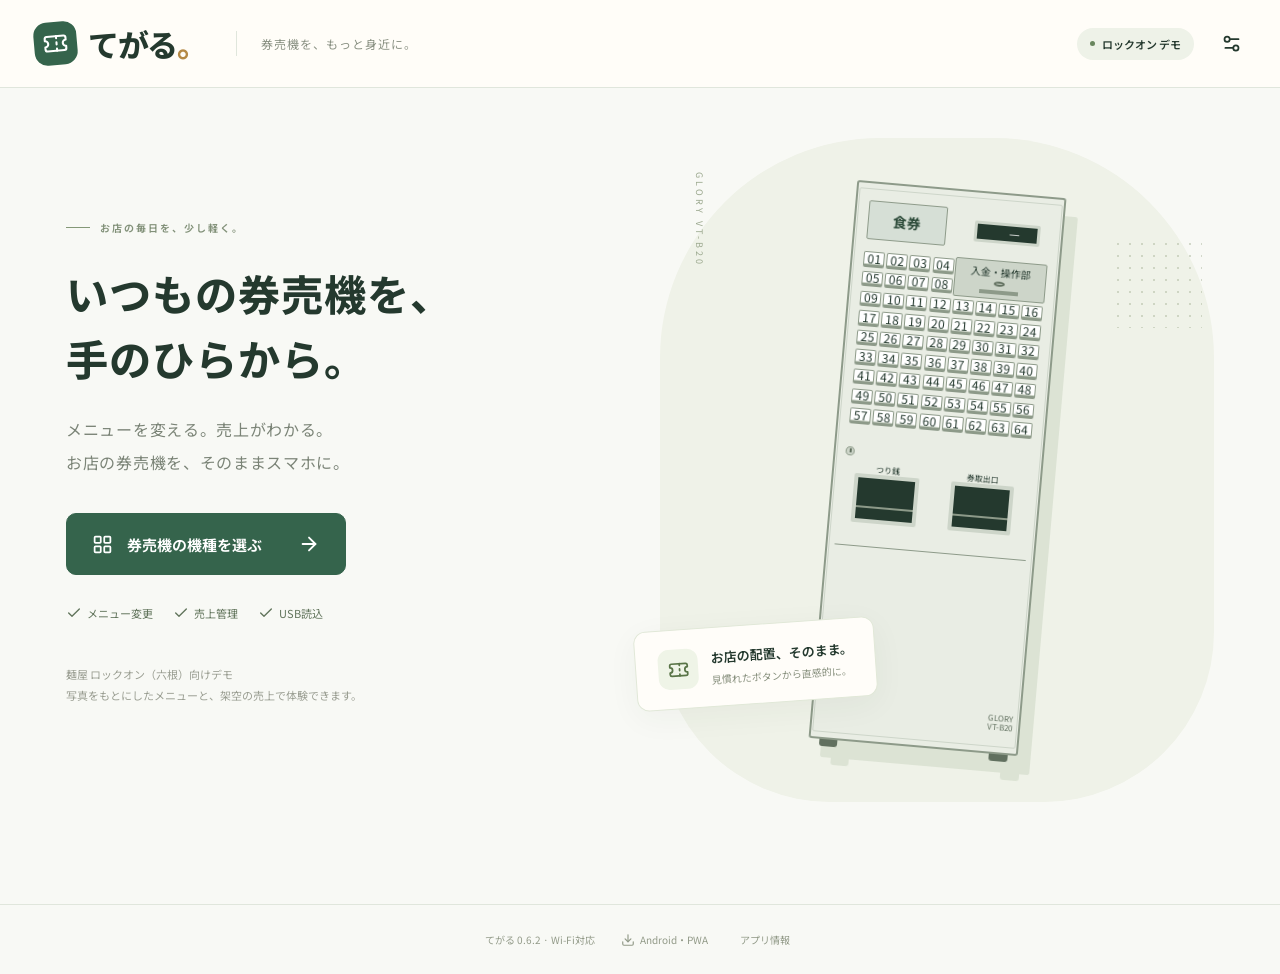
<file: index.html>
<!doctype html>
<html lang="ja"><head><meta http-equiv="Content-Security-Policy" content="default-src 'none'; script-src 'self' https://apis.google.com; style-src 'self' 'unsafe-inline'; img-src 'self' data: blob:; font-src 'self'; connect-src 'self' https: http://192.168.4.1 http://127.0.0.1:8788 http://localhost:8788; worker-src 'self'; manifest-src 'self'; base-uri 'self'; form-action 'self'; object-src 'none'; frame-src https://*.firebaseapp.com https://accounts.google.com"><meta name="referrer" content="no-referrer"><link rel="stylesheet" href="./tokens.css"><link rel="stylesheet" href="./fonts/noto-sans-jp.css"><meta charset="UTF-8"><meta name="viewport" content="width=device-width, initial-scale=1, viewport-fit=cover"><meta name="theme-color" content="#416653"><meta name="description" content="券売機のメニューを、スマホからかんたんに。USBのデータを選び、名前と値段を変更できます。"><meta name="apple-mobile-web-app-capable" content="yes"><link rel="manifest" href="./manifest.webmanifest"><link rel="icon" href="./icon.svg" type="image/svg+xml"><link rel="apple-touch-icon" href="./icons/icon-192.png"><title>券売機 てがる</title>  <script type="module" crossorigin src="./assets/index-DtVjNq9J.js"></script>
  <link rel="stylesheet" crossorigin href="./assets/index-yf6-ylKe.css">
</head><body><div id="root"></div></body></html>
</file>
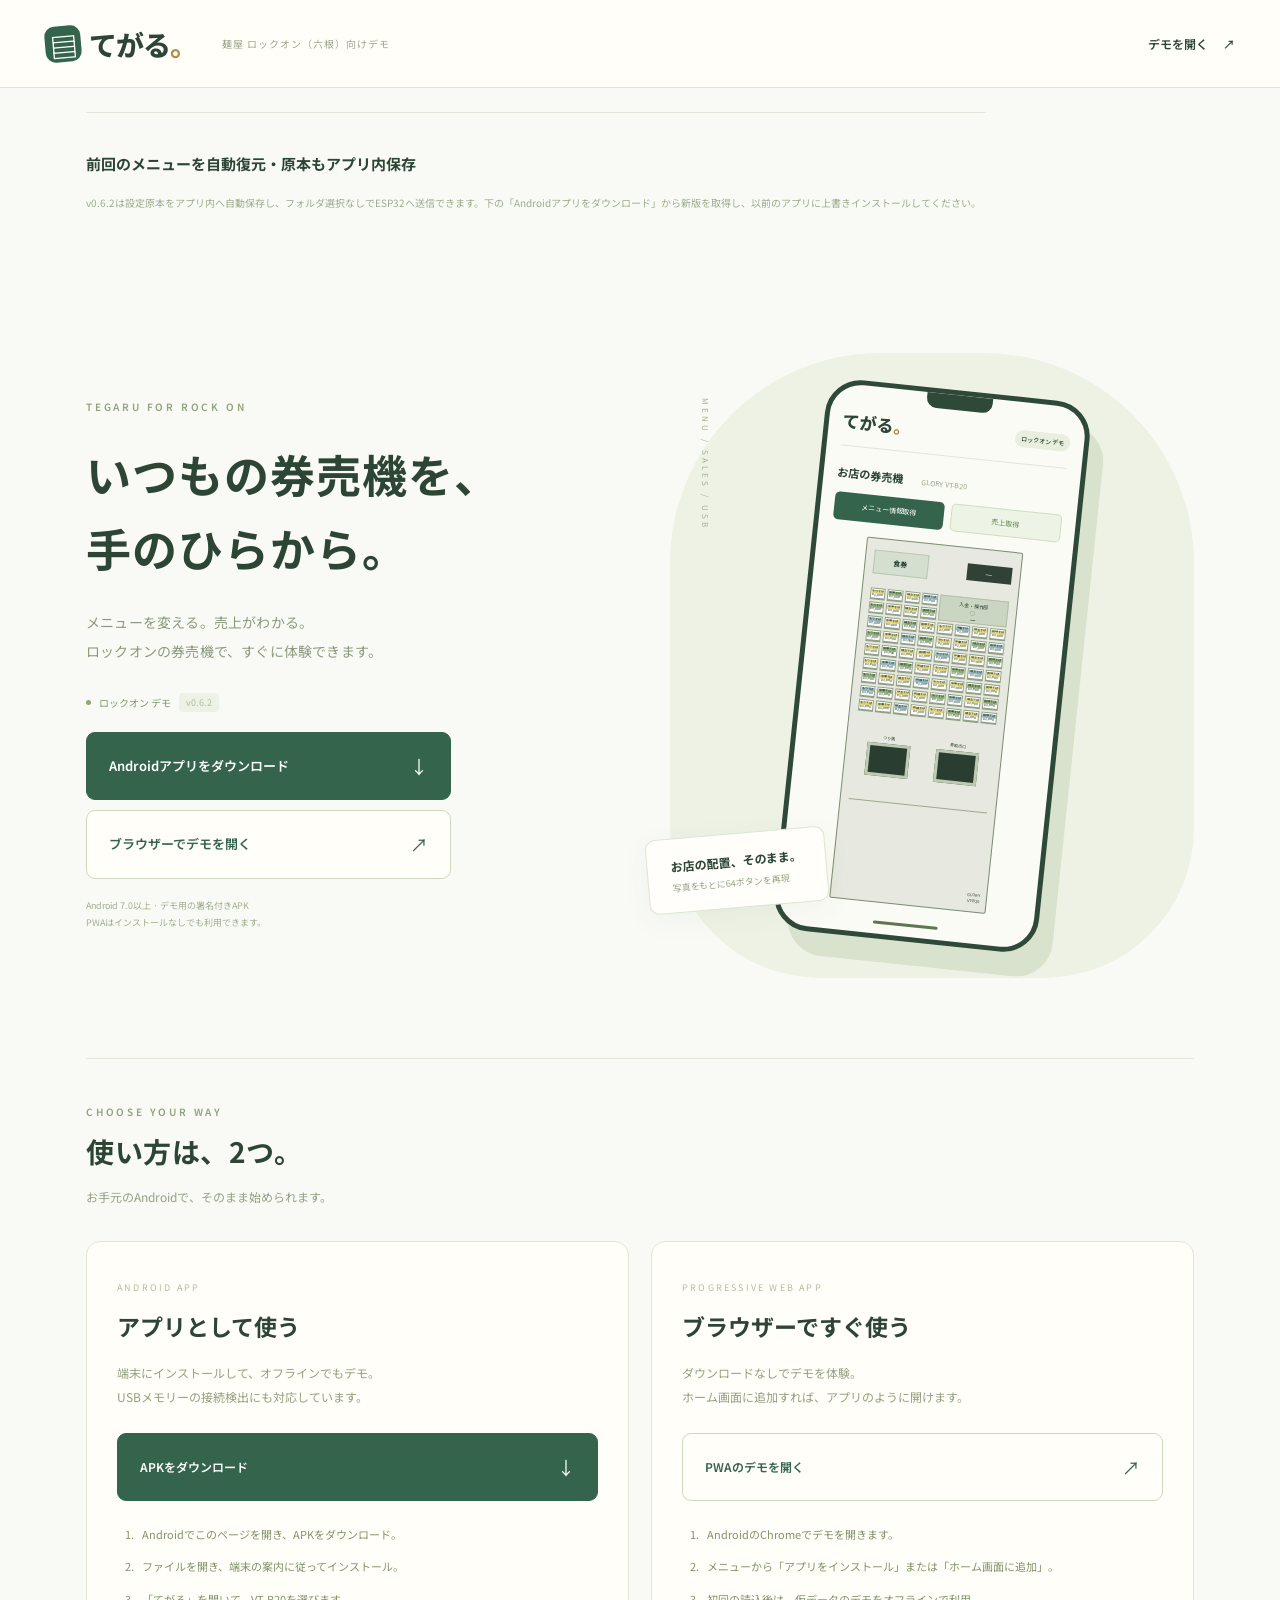
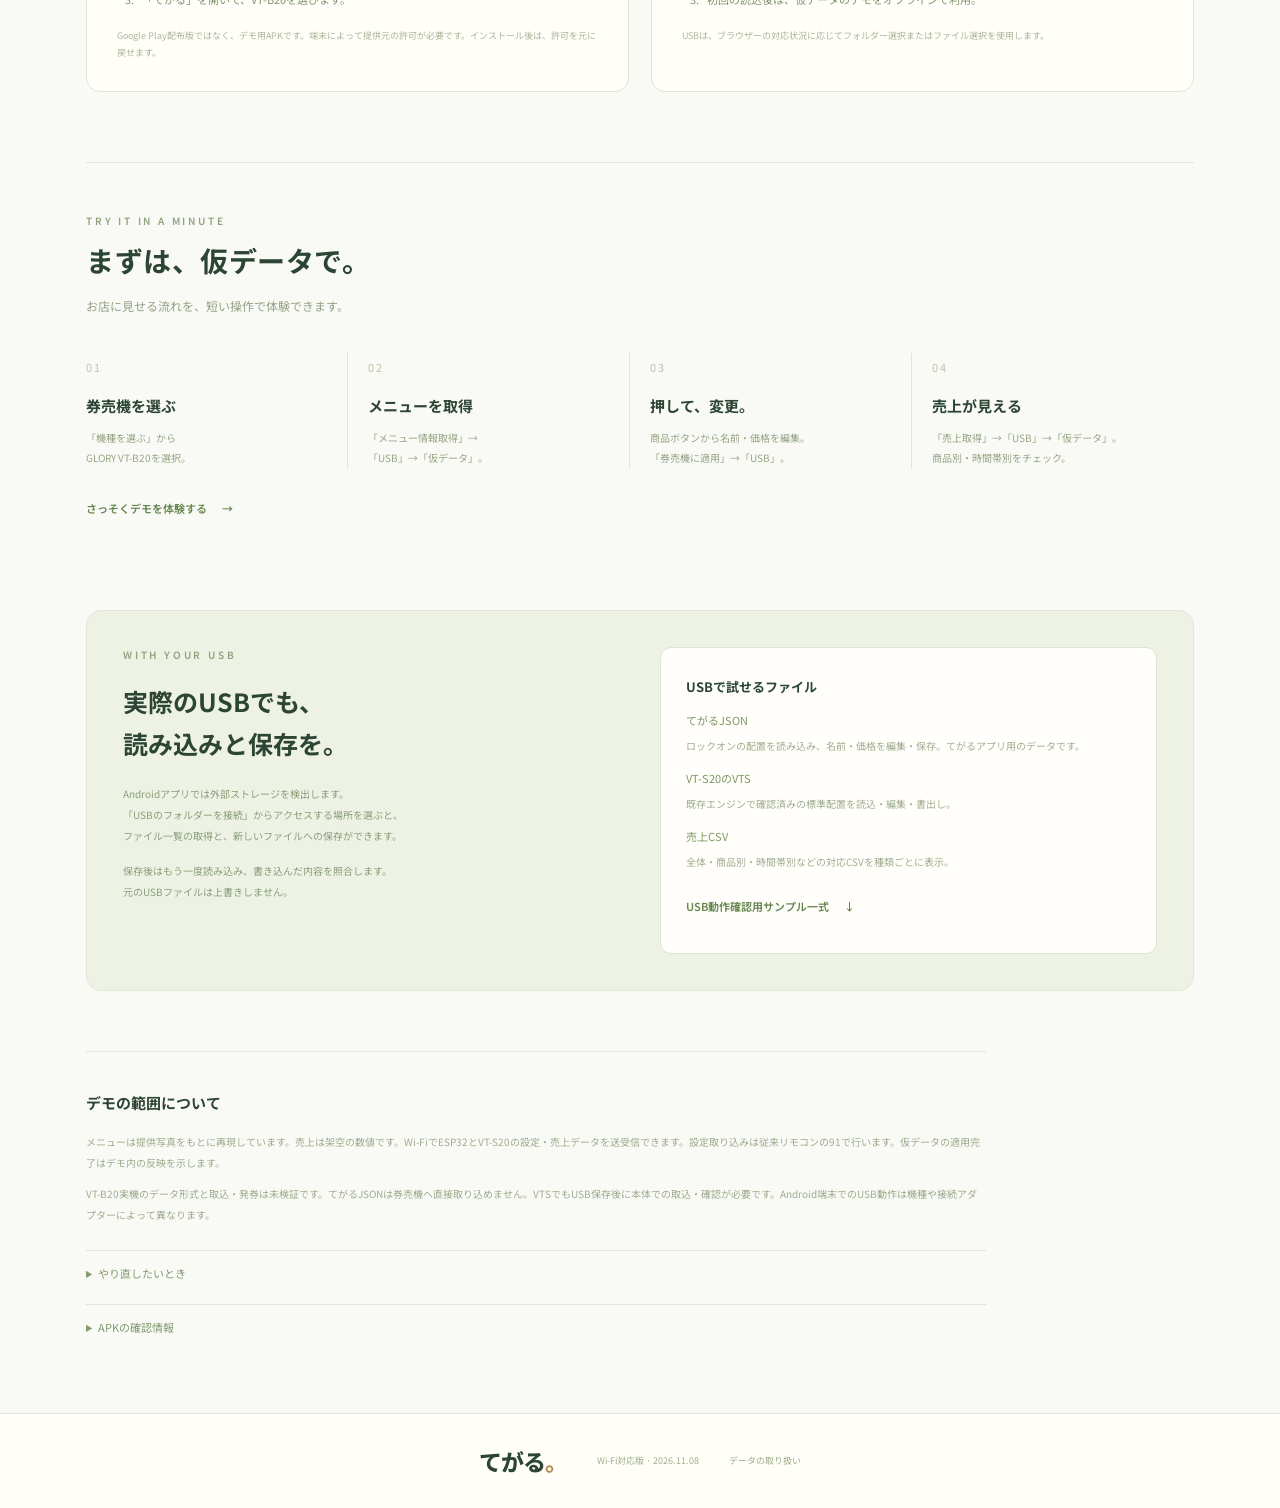
<file: download.html>
<!doctype html><html lang="ja"><head><meta charset="utf-8"><meta name="viewport" content="width=device-width,initial-scale=1,viewport-fit=cover"><meta name="theme-color" content="#35644c"><meta name="description" content="麺屋ロックオン向け券売機デモ。Androidアプリをダウンロード、またはブラウザーですぐに体験。"><link rel="icon" href="./icon.svg"><link rel="manifest" href="./manifest.webmanifest"><link rel="stylesheet" href="./fonts/noto-sans-jp.css"><link rel="stylesheet" href="./download.css"><title>Android・PWAをダウンロード｜てがる ロックオン デモ</title></head><body><header><a class="brand" href="./"><span class="brand-icon">▤</span>てがる<span class="dot">。</span></a><span class="top-label">麺屋 ロックオン（六根）向けデモ</span><a class="nav-link" href="./">デモを開く <span>↗</span></a></header><main><section class="scope" style="margin-top:24px"><h2>前回のメニューを自動復元・原本もアプリ内保存</h2><p>v0.6.2は設定原本をアプリ内へ自動保存し、フォルダ選択なしでESP32へ送信できます。下の「Androidアプリをダウンロード」から新版を取得し、以前のアプリに上書きインストールしてください。</p></section><section class="hero"><div class="hero-copy"><span class="eyebrow">TEGARU FOR ROCK ON</span><h1>いつもの券売機を、<br>手のひらから。</h1><p class="lead">メニューを変える。売上がわかる。<br>ロックオンの券売機で、すぐに体験できます。</p><div class="release"><span class="live-dot"></span>ロックオン デモ <i>v0.6.2</i></div><div class="hero-actions"><a class="primary" href="./downloads/tegaru-rockon-demo-0.6.2.apk" download>Androidアプリをダウンロード <span>↓</span></a><a class="secondary" href="./" id="pwa-open">ブラウザーでデモを開く <span>↗</span></a></div><p class="platform-note">Android 7.0以上 · デモ用の署名付きAPK<br>PWAはインストールなしでも利用できます。</p></div><div class="hero-visual" aria-label="GLORY VT-B20を再現したデモのイメージ"><div class="phone"><div class="phone-camera"></div><div class="phone-header">てがる<span>。</span><small>ロックオン デモ</small></div><div class="phone-title">お店の券売機 <small>GLORY VT-B20</small></div><div class="mock-actions"><span>メニュー情報取得</span><span>売上取得</span></div><div class="mini-cabinet"><div class="mini-top"><b>食券</b><i>—</i></div><div class="mini-grid" id="cabinet-grid"><div class="mini-controls">入金・操作部<br>◯<br>━</div></div><div class="mini-outlets"><span>つり銭<i></i></span><span>券取出口<i></i></span></div><div class="mini-seam"></div><small>GLORY<br>VT-B20</small></div><div class="phone-home"></div></div><div class="visual-tag"><b>お店の配置、そのまま。</b><span>写真をもとに64ボタンを再現</span></div><span class="visual-index">MENU / SALES / USB</span></div></section><section class="download-options" id="install"><div class="section-heading"><span class="eyebrow">CHOOSE YOUR WAY</span><h2>使い方は、2つ。</h2><p>お手元のAndroidで、そのまま始められます。</p></div><div class="options-grid"><article><span class="option-label">ANDROID APP</span><h3>アプリとして使う</h3><p>端末にインストールして、オフラインでもデモ。<br>USBメモリーの接続検出にも対応しています。</p><a class="primary" href="./downloads/tegaru-rockon-demo-0.6.2.apk" download>APKをダウンロード <span>↓</span></a><ol><li>Androidでこのページを開き、APKをダウンロード。</li><li>ファイルを開き、端末の案内に従ってインストール。</li><li>「てがる」を開いて、VT-B20を選びます。</li></ol><p class="small-note">Google Play配布版ではなく、デモ用APKです。端末によって提供元の許可が必要です。インストール後は、許可を元に戻せます。</p></article><article><span class="option-label">PROGRESSIVE WEB APP</span><h3>ブラウザーですぐ使う</h3><p>ダウンロードなしでデモを体験。<br>ホーム画面に追加すれば、アプリのように開けます。</p><a class="secondary" href="./">PWAのデモを開く <span>↗</span></a><button id="install-pwa" class="install-button" hidden>PWAをインストール</button><ol><li>AndroidのChromeでデモを開きます。</li><li>メニューから「アプリをインストール」または「ホーム画面に追加」。</li><li>初回の読込後は、仮データのデモをオフラインで利用。</li></ol><p class="small-note">USBは、ブラウザーの対応状況に応じてフォルダー選択またはファイル選択を使用します。</p></article></div></section><section class="demo-flow"><div class="section-heading"><span class="eyebrow">TRY IT IN A MINUTE</span><h2>まずは、仮データで。</h2><p>お店に見せる流れを、短い操作で体験できます。</p></div><div class="flow"><div><span>01</span><h3>券売機を選ぶ</h3><p>「機種を選ぶ」から<br>GLORY VT-B20を選択。</p></div><div><span>02</span><h3>メニューを取得</h3><p>「メニュー情報取得」→<br>「USB」→「仮データ」。</p></div><div><span>03</span><h3>押して、変更。</h3><p>商品ボタンから名前・価格を編集。<br>「券売機に適用」→「USB」。</p></div><div><span>04</span><h3>売上が見える</h3><p>「売上取得」→「USB」→「仮データ」。<br>商品別・時間帯別をチェック。</p></div></div><a class="text-link" href="./">さっそくデモを体験する <span>→</span></a></section><section class="usb-section"><div><span class="eyebrow">WITH YOUR USB</span><h2>実際のUSBでも、<br>読み込みと保存を。</h2><p>Androidアプリでは外部ストレージを検出します。<br>「USBのフォルダーを接続」からアクセスする場所を選ぶと、<br>ファイル一覧の取得と、新しいファイルへの保存ができます。</p><p>保存後はもう一度読み込み、書き込んだ内容を照合します。<br>元のUSBファイルは上書きしません。</p></div><div class="usb-card"><b>USBで試せるファイル</b><dl><dt>てがるJSON</dt><dd>ロックオンの配置を読み込み、名前・価格を編集・保存。てがるアプリ用のデータです。</dd><dt>VT-S20のVTS</dt><dd>既存エンジンで確認済みの標準配置を読込・編集・書出し。</dd><dt>売上CSV</dt><dd>全体・商品別・時間帯別などの対応CSVを種類ごとに表示。</dd></dl><a class="text-link" href="./downloads/rockon-usb-samples.zip" download>USB動作確認用サンプル一式 <span>↓</span></a></div></section><section class="scope"><h2>デモの範囲について</h2><p>メニューは提供写真をもとに再現しています。売上は架空の数値です。Wi-FiでESP32とVT-S20の設定・売上データを送受信できます。設定取り込みは従来リモコンの91で行います。仮データの適用完了はデモ内の反映を示します。</p><p>VT-B20実機のデータ形式と取込・発券は未検証です。てがるJSONは券売機へ直接取り込めません。VTSでもUSB保存後に本体での取込・確認が必要です。Android端末でのUSB動作は機種や接続アダプターによって異なります。</p><details><summary>やり直したいとき</summary><p>アプリ右上の設定から「アプリ情報を全てリセット」を選択。機種・メニュー・売上・変更・接続先がクリアされ、タイトルへ戻ります。USB内のファイルは消えません。</p></details><details><summary>APKの確認情報</summary><p>バージョン：0.6.2 / 対象：Android 7.0以上 / デモ用デバッグ署名</p><a class="text-link" href="./downloads/SHA256SUMS.txt">SHA-256を確認する →</a></details></section></main><footer><a class="brand" href="./">てがる<span class="dot">。</span></a><span>Wi-Fi対応版 · 2026.11.08</span><a href="./privacy.html">データの取り扱い</a></footer><script src="./download-install.js" defer></script></body></html>
</file>
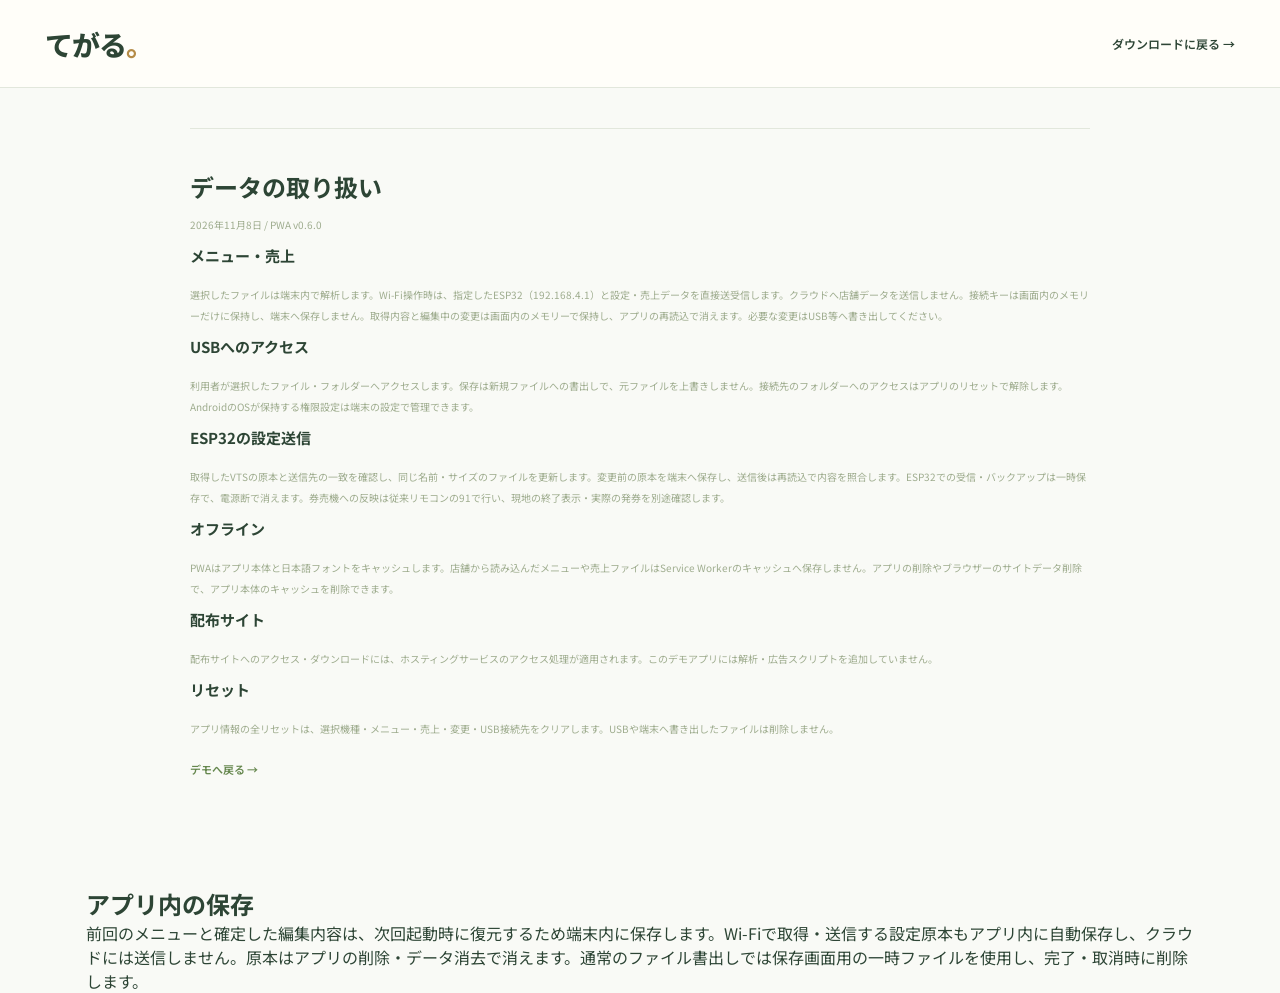
<file: privacy.html>
<!doctype html><html lang="ja"><head><meta http-equiv="Content-Security-Policy" content="default-src 'none'; script-src 'self' https://apis.google.com; style-src 'self' 'unsafe-inline'; img-src 'self' data: blob:; font-src 'self'; connect-src 'self' https: http://192.168.4.1 http://127.0.0.1:8788 http://localhost:8788; worker-src 'self'; manifest-src 'self'; base-uri 'self'; form-action 'self'; object-src 'none'; frame-src https://*.firebaseapp.com https://accounts.google.com"><meta name="referrer" content="no-referrer"><meta charset="utf-8"><meta name="viewport" content="width=device-width,initial-scale=1"><link rel="stylesheet" href="./fonts/noto-sans-jp.css"><link rel="stylesheet" href="./download.css"><title>データの取り扱い｜てがる ロックオン デモ</title></head><body><header><a class="brand" href="./">てがる<span class="dot">。</span></a><a class="nav-link" href="./download.html">ダウンロードに戻る →</a></header><main><section class="scope" style="margin:40px auto"><h1>データの取り扱い</h1><p>2026年11月8日 / PWA v0.6.0</p><h2>メニュー・売上</h2><p>選択したファイルは端末内で解析します。Wi-Fi操作時は、指定したESP32（192.168.4.1）と設定・売上データを直接送受信します。クラウドへ店舗データを送信しません。接続キーは画面内のメモリーだけに保持し、端末へ保存しません。取得内容と編集中の変更は画面内のメモリーで保持し、アプリの再読込で消えます。必要な変更はUSB等へ書き出してください。</p><h2>USBへのアクセス</h2><p>利用者が選択したファイル・フォルダーへアクセスします。保存は新規ファイルへの書出しで、元ファイルを上書きしません。接続先のフォルダーへのアクセスはアプリのリセットで解除します。AndroidのOSが保持する権限設定は端末の設定で管理できます。</p><h2>ESP32の設定送信</h2><p>取得したVTSの原本と送信先の一致を確認し、同じ名前・サイズのファイルを更新します。変更前の原本を端末へ保存し、送信後は再読込で内容を照合します。ESP32での受信・バックアップは一時保存で、電源断で消えます。券売機への反映は従来リモコンの91で行い、現地の終了表示・実際の発券を別途確認します。</p><h2>オフライン</h2><p>PWAはアプリ本体と日本語フォントをキャッシュします。店舗から読み込んだメニューや売上ファイルはService Workerのキャッシュへ保存しません。アプリの削除やブラウザーのサイトデータ削除で、アプリ本体のキャッシュを削除できます。</p><h2>配布サイト</h2><p>配布サイトへのアクセス・ダウンロードには、ホスティングサービスのアクセス処理が適用されます。このデモアプリには解析・広告スクリプトを追加していません。</p><h2>リセット</h2><p>アプリ情報の全リセットは、選択機種・メニュー・売上・変更・USB接続先をクリアします。USBや端末へ書き出したファイルは削除しません。</p><a class="text-link" href="./">デモへ戻る →</a></section><section><h2>アプリ内の保存</h2><p>前回のメニューと確定した編集内容は、次回起動時に復元するため端末内に保存します。Wi-Fiで取得・送信する設定原本もアプリ内に自動保存し、クラウドには送信しません。原本はアプリの削除・データ消去で消えます。通常のファイル書出しでは保存画面用の一時ファイルを使用し、完了・取消時に削除します。</p></section></main></body></html>
</file>
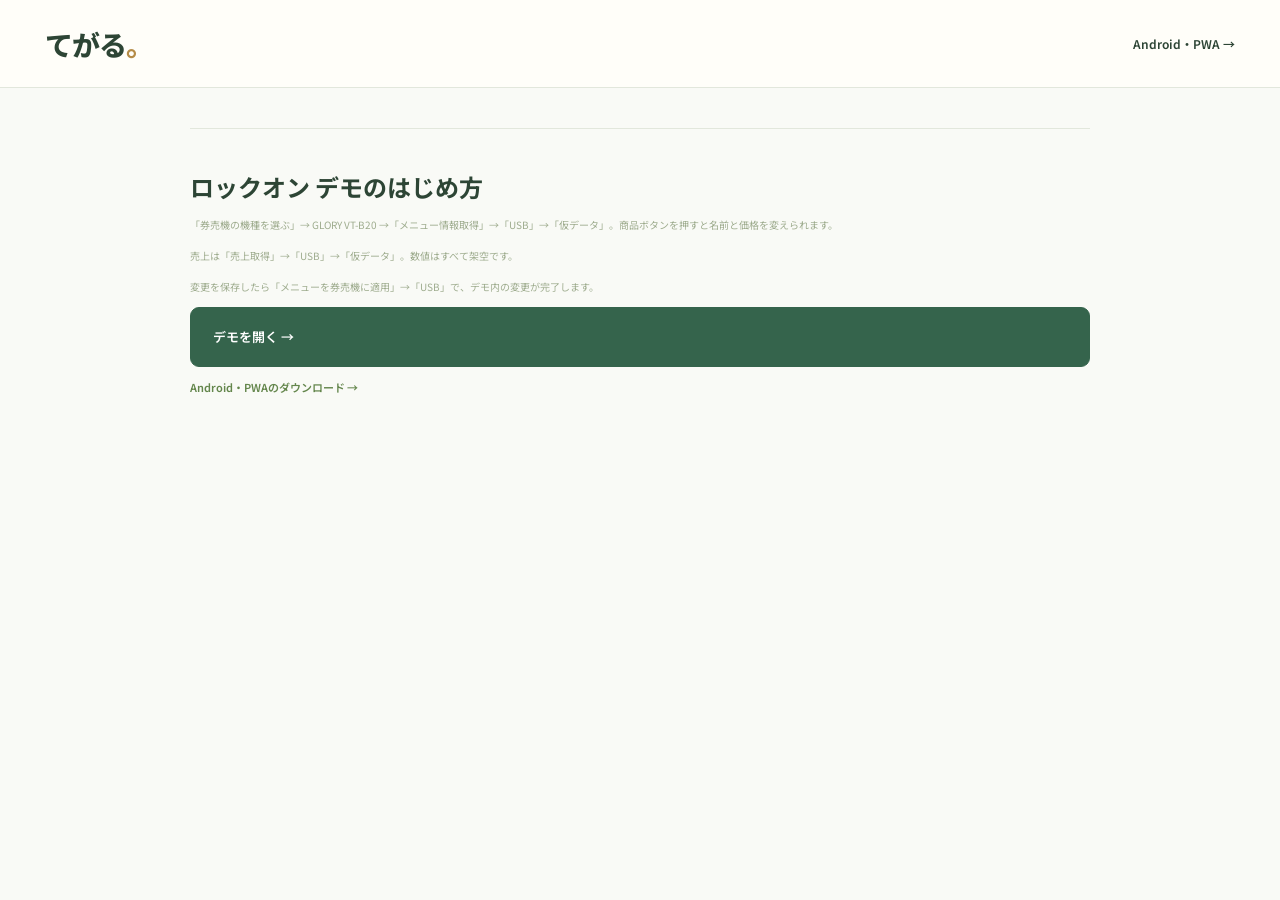
<file: welcome.html>
<!doctype html><html lang="ja"><head><meta http-equiv="Content-Security-Policy" content="default-src 'none'; script-src 'self' https://apis.google.com; style-src 'self' 'unsafe-inline'; img-src 'self' data: blob:; font-src 'self'; connect-src 'self' https: http://192.168.4.1 http://127.0.0.1:8788 http://localhost:8788; worker-src 'self'; manifest-src 'self'; base-uri 'self'; form-action 'self'; object-src 'none'; frame-src https://*.firebaseapp.com https://accounts.google.com"><meta name="referrer" content="no-referrer"><meta charset="utf-8"><meta name="viewport" content="width=device-width,initial-scale=1"><link rel="stylesheet" href="./fonts/noto-sans-jp.css"><link rel="stylesheet" href="./download.css"><title>はじめ方｜てがる ロックオン デモ</title></head><body><header><a class="brand" href="./">てがる<span class="dot">。</span></a><a class="nav-link" href="./download.html">Android・PWA →</a></header><main><section class="scope" style="margin:40px auto"><h1>ロックオン デモのはじめ方</h1><p>「券売機の機種を選ぶ」→ GLORY VT-B20 →「メニュー情報取得」→「USB」→「仮データ」。商品ボタンを押すと名前と価格を変えられます。</p><p>売上は「売上取得」→「USB」→「仮データ」。数値はすべて架空です。</p><p>変更を保存したら「メニューを券売機に適用」→「USB」で、デモ内の変更が完了します。</p><a class="primary" href="./">デモを開く →</a><a class="text-link" href="./download.html">Android・PWAのダウンロード →</a></section></main></body></html>
</file>
<file: tokens.css>
/* Figma s1RP0ErLN8DUaUNP7MVMXj: nodes 6:89, 6:150, 7:5–7:41, 8:2, 8:37, 8:53, 12:3. */
:root{
  --kc-neutral-0:#FBFAF7;
  --kc-neutral-0-rgb:251,250,247;
  --kc-neutral-50:#FBFAF7;
  --kc-neutral-50-rgb:251,250,247;
  --kc-neutral-100:#F7F5EF;
  --kc-neutral-100-rgb:247,245,239;
  --kc-neutral-200:#E8E7DF;
  --kc-neutral-200-rgb:232,231,223;
  --kc-neutral-300:#CBD2C9;
  --kc-neutral-300-rgb:203,210,201;
  --kc-neutral-500:#616D62;
  --kc-neutral-500-rgb:97,109,98;
  --kc-border-strong:#77867A;
  --kc-neutral-700:#48534A;
  --kc-neutral-700-rgb:72,83,74;
  --kc-neutral-900:#26332F;
  --kc-neutral-900-rgb:38,51,47;
  --kc-green-50:#E7EBE4;
  --kc-green-50-rgb:231,235,228;
  --kc-green-100:#D6DFD6;
  --kc-green-100-rgb:214,223,214;
  --kc-green-500:#416653;
  --kc-green-500-rgb:65,102,83;
  --kc-green-600:#365A47;
  --kc-green-600-rgb:54,90,71;
  --kc-green-700:#2E4C3B;
  --kc-green-700-rgb:46,76,59;
  --kc-amber-100:#FFF0D9;
  --kc-amber-100-rgb:255,240,217;
  --kc-amber-600:#935B16;
  --kc-amber-600-rgb:147,91,22;
  --kc-red-100:#FCEAE6;
  --kc-red-100-rgb:252,234,230;
  --kc-red-700:#A52D29;
  --kc-red-700-rgb:165,45,41;
  --kc-blue-100:#E7F1FA;
  --kc-olive:#5D674A;
  --kc-earth:#866747;
  --kc-blue-700:#225E91;
  --kc-blue-700-rgb:34,94,145;
  --kc-font:'Noto Sans JP',sans-serif;
  --kc-display:48px; --kc-display-line:64px;
  --kc-h1:36px; --kc-h1-line:52px;
  --kc-h2:28px; --kc-h2-line:40px;
  --kc-h3:22px; --kc-h3-line:34px;
  --kc-body-l:18px; --kc-body-l-line:30px;
  --kc-body:16px; --kc-body-line:26px;
  --kc-body-s:14px; --kc-body-s-line:22px;
  --kc-caption:12px; --kc-caption-line:20px;
  --kc-space-1:4px; --kc-space-2:8px; --kc-space-3:12px;
  --kc-space-4:16px; --kc-space-6:24px; --kc-space-8:32px;
  --kc-space-12:48px; --kc-space-16:64px;
  --kc-radius-control:8px;
  --kc-radius-card:12px;
  --kc-target:48px;
}
</file>
<file: fonts/noto-sans-jp.css>
/* noto-sans-jp-[0]-wght-normal */
@font-face {
  font-family: 'Noto Sans JP';
  font-style: normal;
  font-display: swap;
  font-weight: 100 900;
  src: url(./files/noto-sans-jp-0-wght-normal.woff2) format('woff2-variations');
  unicode-range: U+25ee8,U+25f23,U+25f5c,U+25fd4,U+25fe0,U+25ffb,U+2600c,U+26017,U+26060,U+260ed,U+26222,U+2626a,U+26270,U+26286,U+2634c,U+26402,U+2667e,U+266b0,U+2671d,U+268dd,U+268ea,U+26951,U+2696f,U+26999,U+269dd,U+26a1e,U+26a58,U+26a8c,U+26ab7,U+26aff,U+26c29,U+26c73,U+26c9e,U+26cdd,U+26e40,U+26e65,U+26f94,U+26ff6-26ff8,U+270f4,U+2710d,U+27139,U+273da-273db,U+273fe,U+27410,U+27449,U+27614-27615,U+27631,U+27684,U+27693,U+2770e,U+27723,U+27752,U+278b2,U+27985,U+279b4,U+27a84,U+27bb3,U+27bbe,U+27bc7,U+27c3c,U+27cb8,U+27d73,U+27da0,U+27e10,U+27eaf,U+27fb7,U+2808a,U+280bb,U+28277,U+28282,U+282f3,U+283cd,U+2840c,U+28455,U+284dc,U+2856b,U+285c8-285c9,U+286d7,U+286fa,U+28946,U+28949,U+2896b,U+28987-28988,U+289ba-289bb,U+28a1e,U+28a29,U+28a43,U+28a71,U+28a99,U+28acd,U+28add,U+28ae4,U+28bc1,U+28bef,U+28cdd,U+28d10,U+28d71,U+28dfb,U+28e0f,U+28e17,U+28e1f,U+28e36,U+28e89,U+28eeb,U+28ef6,U+28f32,U+28ff8,U+292a0,U+292b1,U+29490,U+295cf,U+2967f,U+296f0,U+29719,U+29750,U+29810,U+298c6,U+29a72,U+29d4b,U+29ddb,U+29e15,U+29e3d,U+29e49,U+29e8a,U+29ec4,U+29edb,U+29ee9,U+29fce,U+29fd7,U+2a01a,U+2a02f,U+2a082,U+2a0f9,U+2a190,U+2a2b2,U+2a38c,U+2a437,U+2a5f1,U+2a602,U+2a61a,U+2a6b2,U+2a9e6,U+2b746,U+2b751,U+2b753,U+2b75a,U+2b75c,U+2b765,U+2b776-2b777,U+2b77c,U+2b782,U+2b789,U+2b78b,U+2b78e,U+2b794,U+2b7ac,U+2b7af,U+2b7bd,U+2b7c9,U+2b7cf,U+2b7d2,U+2b7d8,U+2b7f0,U+2b80d,U+2b817,U+2b81a,U+2d544,U+2e278,U+2e569,U+2e6ea,U+2f804,U+2f80f,U+2f815,U+2f818,U+2f81a,U+2f822,U+2f828,U+2f82c,U+2f833,U+2f83f,U+2f846,U+2f852,U+2f862,U+2f86d,U+2f873,U+2f877,U+2f884,U+2f899-2f89a,U+2f8a6,U+2f8ac,U+2f8b2,U+2f8b6,U+2f8d3,U+2f8db-2f8dc,U+2f8e1,U+2f8e5,U+2f8ea,U+2f8ed,U+2f8fc,U+2f903,U+2f90b,U+2f90f,U+2f91a,U+2f920-2f921,U+2f945,U+2f947,U+2f96c,U+2f995,U+2f9d0,U+2f9de-2f9df,U+2f9f4;
}

/* noto-sans-jp-[1]-wght-normal */
@font-face {
  font-family: 'Noto Sans JP';
  font-style: normal;
  font-display: swap;
  font-weight: 100 900;
  src: url(./files/noto-sans-jp-1-wght-normal.woff2) format('woff2-variations');
  unicode-range: U+1f235-1f23b,U+1f240-1f248,U+1f250-1f251,U+2000b,U+20089-2008a,U+200a2,U+200a4,U+200b0,U+200f5,U+20158,U+201a2,U+20213,U+2032b,U+20371,U+20381,U+203f9,U+2044a,U+20509,U+2053f,U+205b1,U+205d6,U+20611,U+20628,U+206ec,U+2074f,U+207c8,U+20807,U+2083a,U+208b9,U+2090e,U+2097c,U+20984,U+2099d,U+20a64,U+20ad3,U+20b1d,U+20b9f,U+20bb7,U+20d45,U+20d58,U+20de1,U+20e64,U+20e6d,U+20e95,U+20f5f,U+21201,U+2123d,U+21255,U+21274,U+2127b,U+212d7,U+212e4,U+212fd,U+2131b,U+21336,U+21344,U+213c4,U+2146d-2146e,U+215d7,U+21647,U+216b4,U+21706,U+21742,U+218bd,U+219c3,U+21a1a,U+21c56,U+21d2d,U+21d45,U+21d62,U+21d78,U+21d92,U+21d9c,U+21da1,U+21db7,U+21de0,U+21e33-21e34,U+21f1e,U+21f76,U+21ffa,U+2217b,U+22218,U+2231e,U+223ad,U+22609,U+226f3,U+2285b,U+228ab,U+2298f,U+22ab8,U+22b46,U+22b4f-22b50,U+22ba6,U+22c1d,U+22c24,U+22de1,U+22e42,U+22feb,U+231b6,U+231c3-231c4,U+231f5,U+23372,U+233cc,U+233d0,U+233d2-233d3,U+233d5,U+233da,U+233df,U+233e4,U+233fe,U+2344a-2344b,U+23451,U+23465,U+234e4,U+2355a,U+23594,U+235c4,U+23638-2363a,U+23647,U+2370c,U+2371c,U+2373f,U+23763-23764,U+237e7,U+237f1,U+237ff,U+23824,U+2383d,U+23a98,U+23c7f,U+23cbe,U+23cfe,U+23d00,U+23d0e,U+23d40,U+23dd3,U+23df9-23dfa,U+23f7e,U+2404b,U+24096,U+24103,U+241c6,U+241fe,U+242ee,U+243bc,U+243d0,U+24629,U+246a5,U+247f1,U+24896,U+248e9,U+24a4d,U+24b56,U+24b6f,U+24c16,U+24d14,U+24e04,U+24e0e,U+24e37,U+24e6a,U+24e8b,U+24ff2,U+2504a,U+25055,U+25122,U+251a9,U+251cd,U+251e5,U+2521e,U+2524c,U+2542e,U+2548e,U+254d9,U+2550e,U+255a7,U+2567f,U+25771,U+257a9,U+257b4,U+25874,U+259c4,U+259cc,U+259d4,U+25ad7,U+25ae3-25ae4,U+25af1,U+25bb2,U+25c4b,U+25c64,U+25da1,U+25e2e,U+25e56,U+25e62,U+25e65,U+25ec2,U+25ed8;
}

/* noto-sans-jp-[2]-wght-normal */
@font-face {
  font-family: 'Noto Sans JP';
  font-style: normal;
  font-display: swap;
  font-weight: 100 900;
  src: url(./files/noto-sans-jp-2-wght-normal.woff2) format('woff2-variations');
  unicode-range: U+ffd7,U+ffda-ffdc,U+ffe0-ffe2,U+ffe4,U+ffe6,U+ffe8-ffee,U+1f100-1f10c,U+1f110-1f16c,U+1f170-1f1ac,U+1f200-1f202,U+1f210-1f234;
}

/* noto-sans-jp-[3]-wght-normal */
@font-face {
  font-family: 'Noto Sans JP';
  font-style: normal;
  font-display: swap;
  font-weight: 100 900;
  src: url(./files/noto-sans-jp-3-wght-normal.woff2) format('woff2-variations');
  unicode-range: U+fa10,U+fa12-fa6d,U+fb00-fb04,U+fe10-fe19,U+fe30-fe42,U+fe44-fe52,U+fe54-fe66,U+fe68-fe6b,U+ff02,U+ff04,U+ff07,U+ff51,U+ff5b,U+ff5d,U+ff5f-ff60,U+ff66,U+ff69,U+ff87,U+ffa1-ffbe,U+ffc2-ffc7,U+ffca-ffcf,U+ffd2-ffd6;
}

/* noto-sans-jp-[4]-wght-normal */
@font-face {
  font-family: 'Noto Sans JP';
  font-style: normal;
  font-display: swap;
  font-weight: 100 900;
  src: url(./files/noto-sans-jp-4-wght-normal.woff2) format('woff2-variations');
  unicode-range: U+f92d-f959,U+f95b-f9f2,U+f9f4-fa0b,U+fa0e-fa0f;
}

/* noto-sans-jp-[5]-wght-normal */
@font-face {
  font-family: 'Noto Sans JP';
  font-style: normal;
  font-display: swap;
  font-weight: 100 900;
  src: url(./files/noto-sans-jp-5-wght-normal.woff2) format('woff2-variations');
  unicode-range: U+9e8b-9e8c,U+9e8e-9e8f,U+9e91-9e92,U+9e95-9e96,U+9e98,U+9e9b,U+9e9d-9e9e,U+9ea4-9ea5,U+9ea8-9eaa,U+9eac-9eb0,U+9eb3-9eb5,U+9eb8,U+9ebc-9ebf,U+9ec3,U+9ec6,U+9ec8,U+9ecb-9ecd,U+9ecf-9ed1,U+9ed4-9ed5,U+9ed8,U+9edb-9ee0,U+9ee4-9ee5,U+9ee7-9ee8,U+9eec-9ef2,U+9ef4-9ef9,U+9efb-9eff,U+9f02-9f03,U+9f07-9f09,U+9f0e-9f12,U+9f14-9f17,U+9f19-9f1b,U+9f1f-9f22,U+9f26,U+9f2a-9f2c,U+9f2f,U+9f31-9f32,U+9f34,U+9f37,U+9f39-9f3a,U+9f3c-9f3f,U+9f41,U+9f43-9f47,U+9f4a,U+9f4e-9f50,U+9f52-9f58,U+9f5a,U+9f5d-9f61,U+9f63,U+9f66-9f6a,U+9f6c-9f73,U+9f75-9f77,U+9f7a,U+9f7d,U+9f7f,U+9f8f-9f92,U+9f94-9f97,U+9f99,U+9f9c-9fa3,U+9fa5,U+9fb4,U+9fbc-9fc2,U+9fc4,U+9fc6,U+9fcc,U+f900-f92c;
}

/* noto-sans-jp-[6]-wght-normal */
@font-face {
  font-family: 'Noto Sans JP';
  font-style: normal;
  font-display: swap;
  font-weight: 100 900;
  src: url(./files/noto-sans-jp-6-wght-normal.woff2) format('woff2-variations');
  unicode-range: U+9c3e,U+9c41,U+9c43-9c4a,U+9c4e-9c50,U+9c52-9c54,U+9c56,U+9c58,U+9c5a-9c61,U+9c63,U+9c65,U+9c67-9c6b,U+9c6d-9c6e,U+9c70,U+9c72,U+9c75-9c78,U+9c7a-9c7c,U+9ce6-9ce7,U+9ceb-9cec,U+9cf0,U+9cf2,U+9cf6-9cf7,U+9cf9,U+9d02-9d03,U+9d06-9d09,U+9d0b,U+9d0e,U+9d11-9d12,U+9d15,U+9d17-9d18,U+9d1b-9d1f,U+9d23,U+9d26,U+9d2a-9d2c,U+9d2f-9d30,U+9d32-9d34,U+9d3a,U+9d3c-9d3f,U+9d41-9d48,U+9d4a,U+9d50-9d54,U+9d59,U+9d5d-9d65,U+9d69-9d6c,U+9d6f-9d70,U+9d72-9d73,U+9d76-9d77,U+9d7a-9d7c,U+9d7e,U+9d83-9d84,U+9d86-9d87,U+9d89-9d8a,U+9d8d-9d8e,U+9d92-9d93,U+9d95-9d9a,U+9da1,U+9da4,U+9da9-9dac,U+9dae,U+9db1-9db2,U+9db5,U+9db8-9dbd,U+9dbf-9dc4,U+9dc6-9dc7,U+9dc9-9dca,U+9dcf,U+9dd3-9dd7,U+9dd9-9dda,U+9dde-9de0,U+9de3,U+9de5-9de7,U+9de9,U+9deb,U+9ded-9df0,U+9df3-9df4,U+9df8,U+9dfd-9dfe,U+9e02,U+9e07,U+9e0a,U+9e0d-9e0e,U+9e10-9e12,U+9e15-9e16,U+9e19-9e1f,U+9e75,U+9e79-9e7d,U+9e80-9e85,U+9e87-9e88;
}

/* noto-sans-jp-[7]-wght-normal */
@font-face {
  font-family: 'Noto Sans JP';
  font-style: normal;
  font-display: swap;
  font-weight: 100 900;
  src: url(./files/noto-sans-jp-7-wght-normal.woff2) format('woff2-variations');
  unicode-range: U+9ae5-9ae7,U+9ae9,U+9aeb-9aec,U+9aee-9aef,U+9af1-9af5,U+9af7,U+9af9-9afb,U+9afd,U+9aff-9b06,U+9b08-9b09,U+9b0b-9b0e,U+9b10,U+9b12,U+9b16,U+9b18-9b1d,U+9b1f-9b20,U+9b22-9b23,U+9b25-9b2f,U+9b32-9b35,U+9b37,U+9b39-9b3b,U+9b3d,U+9b43-9b44,U+9b48,U+9b4b-9b4f,U+9b51,U+9b55-9b58,U+9b5b,U+9b5e,U+9b61,U+9b63,U+9b65-9b66,U+9b68,U+9b6a-9b6f,U+9b72-9b79,U+9b7f-9b80,U+9b83-9b87,U+9b89-9b8b,U+9b8d,U+9b8f-9b94,U+9b96-9b97,U+9b9a,U+9b9d-9ba0,U+9ba6-9ba7,U+9ba9-9baa,U+9bac,U+9bb0-9bb2,U+9bb4,U+9bb7-9bb9,U+9bbb-9bbc,U+9bbe-9bc1,U+9bc6-9bc8,U+9bca,U+9bce-9bd2,U+9bd4,U+9bd7-9bd8,U+9bdd,U+9bdf,U+9be1-9be5,U+9be7,U+9bea-9beb,U+9bee-9bf3,U+9bf5,U+9bf7-9bfa,U+9bfd,U+9bff-9c00,U+9c02,U+9c04,U+9c06,U+9c08-9c0d,U+9c0f-9c16,U+9c18-9c1e,U+9c21-9c2a,U+9c2d-9c32,U+9c35-9c37,U+9c39-9c3a,U+9c3d;
}

/* noto-sans-jp-[8]-wght-normal */
@font-face {
  font-family: 'Noto Sans JP';
  font-style: normal;
  font-display: swap;
  font-weight: 100 900;
  src: url(./files/noto-sans-jp-8-wght-normal.woff2) format('woff2-variations');
  unicode-range: U+98eb,U+98ed-98ee,U+98f0-98f1,U+98f3,U+98f6,U+9902,U+9907-9909,U+9911-9912,U+9914-9918,U+991a-9922,U+9924,U+9926-9927,U+992b-992c,U+992e,U+9931-9935,U+9939-993e,U+9940-9942,U+9945-9949,U+994b-994e,U+9950-9952,U+9954-9955,U+9958-9959,U+995b-995c,U+995e-9960,U+9963,U+9997-9998,U+999b,U+999d-999f,U+99a3,U+99a5-99a6,U+99a8,U+99ad-99ae,U+99b0-99b2,U+99b5,U+99b9-99ba,U+99bc-99bd,U+99bf,U+99c1,U+99c3,U+99c8-99c9,U+99d1,U+99d3-99d5,U+99d8-99df,U+99e1-99e2,U+99e7,U+99ea-99ee,U+99f0-99f2,U+99f4-99f5,U+99f8-99f9,U+99fb-99fe,U+9a01-9a05,U+9a08,U+9a0a-9a0c,U+9a0f-9a11,U+9a16,U+9a1a,U+9a1e,U+9a20,U+9a22-9a24,U+9a27,U+9a2b,U+9a2d-9a2e,U+9a31,U+9a33,U+9a35-9a38,U+9a3e,U+9a40-9a45,U+9a47,U+9a4a-9a4e,U+9a51-9a52,U+9a54-9a58,U+9a5b,U+9a5d,U+9a5f,U+9a62,U+9a64-9a65,U+9a69-9a6c,U+9aaa,U+9aac-9ab0,U+9ab2,U+9ab4-9ab7,U+9ab9,U+9abb-9ac1,U+9ac3,U+9ac6,U+9ac8,U+9ace-9ad3,U+9ad5-9ad7,U+9adb-9adc,U+9ade-9ae0,U+9ae2-9ae4;
}

/* noto-sans-jp-[9]-wght-normal */
@font-face {
  font-family: 'Noto Sans JP';
  font-style: normal;
  font-display: swap;
  font-weight: 100 900;
  src: url(./files/noto-sans-jp-9-wght-normal.woff2) format('woff2-variations');
  unicode-range: U+971d,U+9721-9724,U+9728,U+972a,U+9730-9731,U+9733,U+9736,U+9738-9739,U+973b,U+973d-973e,U+9741-9744,U+9746-974a,U+974d-974f,U+9751,U+9755,U+9757-9758,U+975a-975c,U+9760-9761,U+9763-9764,U+9766-9768,U+976a-976b,U+976e,U+9771,U+9773,U+9776-977d,U+977f-9781,U+9785-9786,U+9789,U+978b,U+978f-9790,U+9795-9797,U+9799-979a,U+979c,U+979e-97a0,U+97a2-97a3,U+97a6,U+97a8,U+97ab-97ac,U+97ae,U+97b1-97b6,U+97b8-97ba,U+97bc,U+97be-97bf,U+97c1,U+97c3-97ce,U+97d0-97d1,U+97d4,U+97d7-97d9,U+97db-97de,U+97e0-97e1,U+97e4,U+97e6,U+97ed-97ef,U+97f1-97f2,U+97f4-97f8,U+97fa,U+9804,U+9807,U+980a,U+980c-980f,U+9814,U+9816-9817,U+9819-981a,U+981c,U+981e,U+9820-9821,U+9823-9826,U+982b,U+982e-9830,U+9832-9835,U+9837,U+9839,U+983d-983e,U+9844,U+9846-9847,U+984a-984b,U+984f,U+9851-9853,U+9856-9857,U+9859-985b,U+9862-9863,U+9865-9866,U+986a-986c,U+986f-9871,U+9873-9875,U+98aa-98ab,U+98ad-98ae,U+98b0-98b1,U+98b4,U+98b6-98b8,U+98ba-98bc,U+98bf,U+98c2-98c8,U+98cb-98cc,U+98ce,U+98dc,U+98de,U+98e0-98e1,U+98e3,U+98e5-98e7,U+98e9-98ea;
}

/* noto-sans-jp-[10]-wght-normal */
@font-face {
  font-family: 'Noto Sans JP';
  font-style: normal;
  font-display: swap;
  font-weight: 100 900;
  src: url(./files/noto-sans-jp-10-wght-normal.woff2) format('woff2-variations');
  unicode-range: U+944a,U+944c,U+9452-9453,U+9455,U+9459-945c,U+945e-9463,U+9468,U+946a-946b,U+946d-9472,U+9475,U+9477,U+947c-947f,U+9481,U+9483-9485,U+9578-9579,U+957e-957f,U+9582,U+9584,U+9586-9588,U+958a,U+958c-958f,U+9592,U+9594,U+9596,U+9598-9599,U+959d-95a1,U+95a4,U+95a6-95a9,U+95ab-95ad,U+95b1,U+95b4,U+95b6,U+95b9-95bf,U+95c3,U+95c6,U+95c8-95cd,U+95d0-95d6,U+95d9-95da,U+95dc-95e2,U+95e4-95e6,U+95e8,U+961d-961e,U+9621-9622,U+9624-9626,U+9628,U+962c,U+962e-962f,U+9631,U+9633-9634,U+9637-963a,U+963c-963d,U+9641-9642,U+964b-964c,U+964f,U+9652,U+9654,U+9656-9658,U+965c-965f,U+9661,U+9666,U+966a,U+966c,U+966e,U+9672,U+9674,U+9677,U+967b-967c,U+967e-967f,U+9681-9684,U+9689,U+968b,U+968d,U+9691,U+9695-9698,U+969a,U+969d,U+969f,U+96a4-96aa,U+96ae-96b4,U+96b6,U+96b8-96bb,U+96bd,U+96c1,U+96c9-96cb,U+96cd-96ce,U+96d2,U+96d5-96d6,U+96d8-96da,U+96dc-96df,U+96e9,U+96ef,U+96f1,U+96f9-96fa,U+9702-9706,U+9708-9709,U+970d-970f,U+9711,U+9713-9714,U+9716,U+9719-971b;
}

/* noto-sans-jp-[11]-wght-normal */
@font-face {
  font-family: 'Noto Sans JP';
  font-style: normal;
  font-display: swap;
  font-weight: 100 900;
  src: url(./files/noto-sans-jp-11-wght-normal.woff2) format('woff2-variations');
  unicode-range: U+92bc-92bd,U+92bf-92c3,U+92c5-92c8,U+92cb-92d0,U+92d2-92d3,U+92d5,U+92d7-92d9,U+92dc-92dd,U+92df-92e1,U+92e3-92e5,U+92e7-92ea,U+92ec,U+92ee,U+92f0,U+92f2,U+92f7-92fb,U+92ff-9300,U+9302,U+9304,U+9308,U+930d,U+930f-9311,U+9314-9315,U+9318-931a,U+931c-931f,U+9321-9325,U+9327-932b,U+932e,U+9333-9337,U+933a-933b,U+9344,U+9347-934a,U+934d,U+9350-9352,U+9354-9358,U+935a,U+935c,U+935e,U+9360,U+9364-9365,U+9367,U+9369-936d,U+936f-9371,U+9373-9374,U+9376,U+937a,U+937d-9382,U+9388,U+938a-938b,U+938d,U+938f,U+9392,U+9394-9395,U+9397-9398,U+939a-939b,U+939e,U+93a1,U+93a3-93a4,U+93a6,U+93a8-93a9,U+93ab-93ad,U+93b0,U+93b4-93b6,U+93b9-93bb,U+93c1,U+93c3-93cd,U+93d0-93d1,U+93d3,U+93d6-93d9,U+93dc-93df,U+93e2,U+93e4-93e8,U+93f1,U+93f5,U+93f7-93fb,U+93fd,U+9401-9404,U+9407-9409,U+940d-9410,U+9413-9417,U+9419-941a,U+941f,U+9421,U+942b,U+942e-942f,U+9431-9434,U+9436,U+9438,U+943a-943b,U+943d,U+943f,U+9441,U+9443-9445,U+9448;
}

/* noto-sans-jp-[12]-wght-normal */
@font-face {
  font-family: 'Noto Sans JP';
  font-style: normal;
  font-display: swap;
  font-weight: 100 900;
  src: url(./files/noto-sans-jp-12-wght-normal.woff2) format('woff2-variations');
  unicode-range: U+9143,U+9146-914c,U+914f,U+9153,U+9156-915b,U+9161,U+9163-9165,U+9167,U+9169,U+916d,U+9172-9174,U+9179-917b,U+9181-9183,U+9185-9187,U+9189-918b,U+918e,U+9191,U+9193-9195,U+9197-9198,U+919e,U+91a1-91a2,U+91a6,U+91a8,U+91aa-91b6,U+91ba-91bd,U+91bf-91c6,U+91c9,U+91cb,U+91d0,U+91d3-91d4,U+91d6-91d7,U+91d9-91db,U+91de-91df,U+91e1,U+91e4-91e6,U+91e9-91ea,U+91ec-91f1,U+91f5-91f7,U+91f9,U+91fb-91fd,U+91ff-9201,U+9204-9207,U+9209-920a,U+920c,U+920e,U+9210-9218,U+921c-921e,U+9223-9226,U+9228-9229,U+922c,U+922e-9230,U+9233,U+9235-923a,U+923c,U+923e-9240,U+9242-9243,U+9245-924b,U+924d-9251,U+9256-925a,U+925c-925e,U+9260-9261,U+9264-9269,U+926e-9270,U+9275-9279,U+927b-927f,U+9288-928a,U+928d-928e,U+9291-9293,U+9295-9297,U+9299,U+929b-929c,U+929f-92a0,U+92a4-92a5,U+92a7-92a8,U+92ab,U+92af,U+92b2-92b3,U+92b6-92bb;
}

/* noto-sans-jp-[13]-wght-normal */
@font-face {
  font-family: 'Noto Sans JP';
  font-style: normal;
  font-display: swap;
  font-weight: 100 900;
  src: url(./files/noto-sans-jp-13-wght-normal.woff2) format('woff2-variations');
  unicode-range: U+8f52-8f55,U+8f57-8f58,U+8f5c-8f5e,U+8f61-8f66,U+8f9c-8f9d,U+8f9f-8fa2,U+8fa4-8fa8,U+8fad-8faf,U+8fb4-8fb8,U+8fbe,U+8fc0-8fc2,U+8fc6,U+8fc8,U+8fca-8fcb,U+8fcd,U+8fd0,U+8fd2-8fd3,U+8fd5,U+8fda,U+8fe0,U+8fe2-8fe5,U+8fe8-8fea,U+8fed-8fef,U+8ff1,U+8ff4-8ff6,U+8ff8-8ffb,U+8ffe,U+9002,U+9004-9005,U+9008,U+900b-900e,U+9011,U+9013,U+9015-9016,U+9018,U+901b,U+901e,U+9021,U+9027-902a,U+902c-902d,U+902f,U+9033-9037,U+9039,U+903c,U+903e-903f,U+9041,U+9043-9044,U+9049,U+904c,U+904f-9052,U+9056,U+9058,U+905b-905e,U+9062,U+9066-9068,U+906c,U+906f-9070,U+9072,U+9074,U+9076,U+9079,U+9080-9083,U+9085,U+9087-9088,U+908b-908c,U+908e-9090,U+9095,U+9097-9099,U+909b,U+90a0-90a2,U+90a5,U+90a8,U+90af-90b6,U+90bd-90be,U+90c3-90c5,U+90c7-90c9,U+90cc,U+90d2,U+90d5,U+90d7-90d9,U+90db-90df,U+90e2,U+90e4-90e5,U+90eb,U+90ef-90f0,U+90f2,U+90f4,U+90f6,U+90fe-9100,U+9102,U+9104-9106,U+9108,U+910d,U+9110,U+9112,U+9114-911a,U+911c,U+911e,U+9120,U+9122-9123,U+9125,U+9127,U+9129,U+912d-9132,U+9134,U+9136-9137,U+9139-913a,U+913c-913d;
}

/* noto-sans-jp-[14]-wght-normal */
@font-face {
  font-family: 'Noto Sans JP';
  font-style: normal;
  font-display: swap;
  font-weight: 100 900;
  src: url(./files/noto-sans-jp-14-wght-normal.woff2) format('woff2-variations');
  unicode-range: U+8dc0,U+8dc2,U+8dc5-8dc8,U+8dca-8dcc,U+8dce-8dcf,U+8dd1,U+8dd4-8dd7,U+8dd9-8ddb,U+8ddf,U+8de3-8de5,U+8de7,U+8dea-8dec,U+8df0-8df2,U+8df4,U+8dfc-8dfd,U+8dff,U+8e01,U+8e04-8e06,U+8e08-8e09,U+8e0b-8e0c,U+8e10-8e11,U+8e14,U+8e16,U+8e1d-8e23,U+8e26-8e27,U+8e30-8e31,U+8e33-8e39,U+8e3d,U+8e40-8e42,U+8e44,U+8e47-8e50,U+8e54-8e55,U+8e59,U+8e5b-8e64,U+8e69,U+8e6c-8e6d,U+8e6f-8e72,U+8e75-8e77,U+8e79-8e7c,U+8e81-8e85,U+8e89,U+8e8b,U+8e90-8e95,U+8e98-8e9b,U+8e9d-8e9e,U+8ea1-8ea2,U+8ea7,U+8ea9-8eaa,U+8eac-8eb1,U+8eb3,U+8eb5-8eb6,U+8eba-8ebb,U+8ebe,U+8ec0-8ec1,U+8ec3-8ec8,U+8ecb,U+8ecf,U+8ed1,U+8ed4,U+8edb-8edc,U+8ee3,U+8ee8,U+8eeb,U+8eed-8eee,U+8ef0-8ef1,U+8ef7,U+8ef9-8efc,U+8efe,U+8f00,U+8f02,U+8f05,U+8f07-8f08,U+8f0a,U+8f0f-8f10,U+8f12-8f13,U+8f15-8f19,U+8f1b-8f1c,U+8f1e-8f21,U+8f23,U+8f25-8f28,U+8f2b-8f2f,U+8f33-8f37,U+8f39-8f3b,U+8f3e,U+8f40-8f43,U+8f45-8f47,U+8f49-8f4a,U+8f4c-8f4f,U+8f51;
}

/* noto-sans-jp-[15]-wght-normal */
@font-face {
  font-family: 'Noto Sans JP';
  font-style: normal;
  font-display: swap;
  font-weight: 100 900;
  src: url(./files/noto-sans-jp-15-wght-normal.woff2) format('woff2-variations');
  unicode-range: U+8b2d,U+8b30,U+8b37,U+8b3c,U+8b3e,U+8b41-8b46,U+8b48-8b49,U+8b4c-8b4f,U+8b51-8b54,U+8b56,U+8b59,U+8b5b,U+8b5e-8b5f,U+8b63,U+8b69,U+8b6b-8b6d,U+8b6f,U+8b71,U+8b74,U+8b76,U+8b78-8b79,U+8b7c-8b81,U+8b84-8b85,U+8b8a-8b8f,U+8b92-8b96,U+8b99-8b9a,U+8b9c-8ba0,U+8c38-8c3a,U+8c3d-8c3f,U+8c41,U+8c45,U+8c47-8c49,U+8c4b-8c4c,U+8c4e-8c51,U+8c53-8c55,U+8c57-8c59,U+8c5b,U+8c5d,U+8c62-8c64,U+8c66,U+8c68-8c69,U+8c6b-8c6d,U+8c73,U+8c75-8c76,U+8c78,U+8c7a-8c7c,U+8c7e,U+8c82,U+8c85-8c87,U+8c89-8c8b,U+8c8d-8c8e,U+8c90,U+8c92-8c94,U+8c98-8c99,U+8c9b-8c9c,U+8c9f,U+8ca4,U+8cad-8cae,U+8cb2-8cb3,U+8cb6,U+8cb9-8cba,U+8cbd,U+8cc1-8cc2,U+8cc4-8cc6,U+8cc8-8cc9,U+8ccb,U+8ccd-8ccf,U+8cd2,U+8cd5-8cd6,U+8cd9-8cda,U+8cdd,U+8ce1,U+8ce3-8ce4,U+8ce6,U+8ce8,U+8cec,U+8cef-8cf2,U+8cf4-8cf5,U+8cf7-8cf8,U+8cfa-8cfb,U+8cfd-8cff,U+8d01,U+8d03-8d04,U+8d07,U+8d09-8d0b,U+8d0d-8d10,U+8d12-8d14,U+8d16-8d17,U+8d1b-8d1d,U+8d65,U+8d67,U+8d69,U+8d6b-8d6e,U+8d71,U+8d73,U+8d76,U+8d7f,U+8d81-8d82,U+8d84,U+8d88,U+8d8d,U+8d90-8d91,U+8d95,U+8d99,U+8d9e-8da0,U+8da6,U+8da8,U+8dab-8dac,U+8daf,U+8db2,U+8db5,U+8db7,U+8db9-8dbc,U+8dbe;
}

/* noto-sans-jp-[16]-wght-normal */
@font-face {
  font-family: 'Noto Sans JP';
  font-style: normal;
  font-display: swap;
  font-weight: 100 900;
  src: url(./files/noto-sans-jp-16-wght-normal.woff2) format('woff2-variations');
  unicode-range: U+8973-8975,U+8977,U+897a-897e,U+8980,U+8983,U+8988-898a,U+898d,U+8990,U+8993-8995,U+8998,U+899b-899c,U+899f-89a1,U+89a5-89a6,U+89a9,U+89ac,U+89af-89b0,U+89b2,U+89b4-89b7,U+89ba,U+89bc-89bd,U+89bf-89c1,U+89d4-89d8,U+89da,U+89dc-89dd,U+89e5,U+89e7,U+89e9,U+89eb,U+89ed,U+89f1,U+89f3-89f4,U+89f6,U+89f8-89f9,U+89fd,U+89ff,U+8a01,U+8a04-8a05,U+8a07,U+8a0c,U+8a0f-8a12,U+8a14-8a16,U+8a1b,U+8a1d-8a1e,U+8a20-8a22,U+8a24-8a26,U+8a2b-8a2c,U+8a2f,U+8a35-8a37,U+8a3b,U+8a3d-8a3e,U+8a40-8a41,U+8a43,U+8a45-8a49,U+8a4d-8a4e,U+8a51-8a54,U+8a56-8a58,U+8a5b-8a5d,U+8a61-8a62,U+8a65,U+8a67,U+8a6c-8a6d,U+8a75-8a77,U+8a79-8a7c,U+8a7e-8a80,U+8a82-8a86,U+8a8b,U+8a8f-8a92,U+8a96-8a97,U+8a99-8a9a,U+8a9f,U+8aa1,U+8aa3,U+8aa5-8aaa,U+8aae-8aaf,U+8ab3,U+8ab6-8ab7,U+8abb-8abc,U+8abe,U+8ac2-8ac4,U+8ac6,U+8ac8-8aca,U+8acc-8acd,U+8ad0-8ad1,U+8ad3-8ad5,U+8ad7,U+8ada-8ae2,U+8ae4,U+8ae7,U+8aeb-8aec,U+8aee,U+8af0-8af1,U+8af3-8af7,U+8afa,U+8afc,U+8aff,U+8b01-8b02,U+8b04-8b07,U+8b0a-8b0d,U+8b0f-8b11,U+8b14,U+8b16,U+8b1a,U+8b1c,U+8b1e-8b20,U+8b26,U+8b28,U+8b2b-8b2c;
}

/* noto-sans-jp-[17]-wght-normal */
@font-face {
  font-family: 'Noto Sans JP';
  font-style: normal;
  font-display: swap;
  font-weight: 100 900;
  src: url(./files/noto-sans-jp-17-wght-normal.woff2) format('woff2-variations');
  unicode-range: U+87e2-87e6,U+87ea-87ed,U+87ef,U+87f1,U+87f3,U+87f5-87f8,U+87fa-87fb,U+87fe-87ff,U+8801,U+8803,U+8805-8807,U+8809-880b,U+880d-8816,U+8818-881c,U+881e-881f,U+8821-8822,U+8827-8828,U+882d-882e,U+8830-8832,U+8835-8836,U+8839-883c,U+8841-8845,U+8848-884b,U+884d-884e,U+8851-8852,U+8855-8856,U+8858-885a,U+885c,U+885e-8860,U+8862,U+8864,U+8869,U+886b,U+886e-886f,U+8871-8872,U+8875,U+8877,U+8879,U+887b,U+887d-887e,U+8880-8882,U+8888,U+888d,U+8892,U+8897-889c,U+889e-88a0,U+88a2,U+88a4,U+88a8,U+88aa,U+88ae,U+88b0-88b1,U+88b5,U+88b7,U+88ba,U+88bc-88c0,U+88c3-88c4,U+88c6,U+88ca-88ce,U+88d1-88d4,U+88d8-88d9,U+88db,U+88dd-88e1,U+88e7-88e8,U+88ef-88f2,U+88f4-88f5,U+88f7,U+88f9,U+88fc,U+8901-8902,U+8904,U+8906,U+890a,U+890c-890f,U+8913,U+8915-8916,U+8918-891a,U+891c-891e,U+8920,U+8925-8928,U+892a-892b,U+8930-8932,U+8935-893b,U+893e,U+8940-8946,U+8949,U+894c-894d,U+894f,U+8952,U+8956-8957,U+895a-895c,U+895e,U+8960-8964,U+8966,U+896a-896b,U+896d-8970;
}

/* noto-sans-jp-[18]-wght-normal */
@font-face {
  font-family: 'Noto Sans JP';
  font-style: normal;
  font-display: swap;
  font-weight: 100 900;
  src: url(./files/noto-sans-jp-18-wght-normal.woff2) format('woff2-variations');
  unicode-range: U+8655-8659,U+865b,U+865d-8664,U+8667,U+8669,U+866c,U+866f,U+8671,U+8675-8677,U+867a-867b,U+867d,U+8687-8689,U+868b-868d,U+8691,U+8693,U+8695-8696,U+8698,U+869a,U+869c-869d,U+86a1,U+86a3-86a4,U+86a6-86ab,U+86ad,U+86af-86b1,U+86b3-86b9,U+86bf-86c1,U+86c3-86c6,U+86c9,U+86cb,U+86ce,U+86d1-86d2,U+86d4-86d5,U+86d7,U+86da,U+86dc,U+86de-86e0,U+86e3-86e7,U+86e9,U+86ec-86ed,U+86ef,U+86f8-86fe,U+8700,U+8703-870b,U+870d-8714,U+8719-871a,U+871e-871f,U+8721-8723,U+8725,U+8728-8729,U+872e-872f,U+8731-8732,U+8734,U+8737,U+8739-8740,U+8743,U+8745,U+8749,U+874b-874e,U+8751,U+8753,U+8755,U+8757-8759,U+875d,U+875f-8761,U+8763-8766,U+8768,U+876a,U+876e-876f,U+8771-8772,U+8774,U+8778,U+877b-877c,U+877f,U+8782-8789,U+878b-878c,U+878e,U+8790,U+8793,U+8795,U+8797-8799,U+879e-87a0,U+87a2-87a3,U+87a7,U+87ab-87af,U+87b1,U+87b3,U+87b5,U+87bb,U+87bd-87c1,U+87c4,U+87c6-87cb,U+87ce,U+87d0,U+87d2,U+87d5-87d6,U+87d9-87da,U+87dc,U+87df-87e0;
}

/* noto-sans-jp-[19]-wght-normal */
@font-face {
  font-family: 'Noto Sans JP';
  font-style: normal;
  font-display: swap;
  font-weight: 100 900;
  src: url(./files/noto-sans-jp-19-wght-normal.woff2) format('woff2-variations');
  unicode-range: U+84b4,U+84b9-84bb,U+84bd-84c2,U+84c6-84ca,U+84cc-84d1,U+84d3,U+84d6,U+84d9-84da,U+84dc,U+84e7,U+84ea,U+84ec,U+84ef-84f2,U+84f4,U+84f7,U+84fa-84fd,U+84ff-8500,U+8502-8503,U+8506-8507,U+850c,U+850e,U+8510,U+8514-8515,U+8517-8518,U+851a-851c,U+851e-851f,U+8521-8525,U+8527,U+852a-852c,U+852f,U+8532-8534,U+8536,U+853e-8541,U+8543,U+8546,U+8548,U+854a-854b,U+854f-8553,U+8555-855a,U+855c-8564,U+8569-856b,U+856d,U+856f,U+8577,U+8579-857b,U+857d-8581,U+8585-8586,U+8588-858c,U+858f-8591,U+8593,U+8597-8598,U+859b-859d,U+859f-85a0,U+85a2,U+85a4-85a5,U+85a7-85a8,U+85ad-85b0,U+85b4,U+85b6-85ba,U+85bc-85bf,U+85c1-85c2,U+85c7,U+85c9-85cb,U+85ce-85d0,U+85d5,U+85d8-85da,U+85dc,U+85df-85e1,U+85e5-85e6,U+85e8,U+85ed,U+85f3-85f4,U+85f6-85f7,U+85f9-85fa,U+85fc,U+85fe-8600,U+8602,U+8604-8606,U+860a-860b,U+860d-860e,U+8610-8613,U+8616-861b,U+861e,U+8621-8622,U+8624,U+8627,U+8629,U+862f-8630,U+8636,U+8638-863a,U+863c-863d,U+863f-8642,U+8646,U+864d,U+8652-8654;
}

/* noto-sans-jp-[20]-wght-normal */
@font-face {
  font-family: 'Noto Sans JP';
  font-style: normal;
  font-display: swap;
  font-weight: 100 900;
  src: url(./files/noto-sans-jp-20-wght-normal.woff2) format('woff2-variations');
  unicode-range: U+82e8,U+82ea,U+82ed,U+82ef,U+82f3-82f4,U+82f6-82f7,U+82f9,U+82fb,U+82fd-82fe,U+8300-8301,U+8303,U+8306-8308,U+830a-830c,U+8316-8318,U+831b,U+831d-831f,U+8321-8323,U+832b-8335,U+8337,U+833a,U+833c-833d,U+8340,U+8342-8347,U+834a,U+834d-8351,U+8353-8357,U+835a,U+8362-8363,U+8370,U+8373,U+8375,U+8378,U+837c-837d,U+837f-8380,U+8382,U+8384-8387,U+838a,U+838d-838e,U+8392-8396,U+8398-83a0,U+83a2,U+83a6-83ad,U+83b1,U+83b5,U+83bd-83c1,U+83c7,U+83c9,U+83ce-83d1,U+83d4,U+83d6,U+83d8,U+83dd,U+83df-83e1,U+83e5,U+83e8,U+83ea-83eb,U+83f0,U+83f2,U+83f4,U+83f6-83f9,U+83fb-83fd,U+8401,U+8403-8404,U+8406-8407,U+840a-840b,U+840d,U+840f,U+8411,U+8413,U+8415,U+8417,U+8419,U+8420,U+8422,U+842a,U+842f,U+8431,U+8435,U+8438-8439,U+843c,U+8445-8448,U+844a,U+844d-844f,U+8451-8452,U+8456,U+8458-845a,U+845c,U+845f-8462,U+8464-8467,U+8469-846b,U+846d-8470,U+8473-8474,U+8476-847a,U+847c-847d,U+8481-8482,U+8484-8485,U+848b,U+8490,U+8492-8493,U+8495,U+8497,U+849c,U+849e-849f,U+84a1,U+84a6,U+84a8-84aa,U+84ad,U+84af,U+84b1;
}

/* noto-sans-jp-[21]-wght-normal */
@font-face {
  font-family: 'Noto Sans JP';
  font-style: normal;
  font-display: swap;
  font-weight: 100 900;
  src: url(./files/noto-sans-jp-21-wght-normal.woff2) format('woff2-variations');
  unicode-range: U+814a,U+814c,U+8151-8153,U+8157,U+815f-8161,U+8165-8169,U+816d-816f,U+8171,U+8173-8174,U+8177,U+8180-8186,U+8188,U+818a-818b,U+818e,U+8190,U+8193,U+8195-8196,U+8198,U+819b,U+819e,U+81a0,U+81a2,U+81a4,U+81a9,U+81ae,U+81b0,U+81b2,U+81b4-81b5,U+81b8,U+81ba-81bb,U+81bd-81be,U+81c0-81c3,U+81c5-81c6,U+81c8-81cb,U+81cd-81cf,U+81d1,U+81d5-81db,U+81dd-81e1,U+81e4-81e5,U+81e7,U+81eb-81ec,U+81ef-81f2,U+81f5-81f6,U+81f8-81fb,U+81fd-8205,U+8209-820b,U+820d,U+820f,U+8212-8214,U+8216,U+8219-821d,U+8221-8222,U+8228-8229,U+822b,U+822e,U+8232-8235,U+8237-8238,U+823a,U+823c,U+8240,U+8243-8246,U+8249,U+824b,U+824e-824f,U+8251,U+8256-825a,U+825c-825d,U+825f-8260,U+8262-8264,U+8267-8268,U+826a-826b,U+826d-826e,U+8271,U+8274,U+8277,U+8279,U+827b,U+827d-8281,U+8283-8284,U+8287,U+8289-828a,U+828d-828e,U+8291-8294,U+8296,U+8298-829b,U+829f-82a1,U+82a3-82a4,U+82a7-82ac,U+82ae,U+82b0,U+82b2,U+82b4,U+82b7,U+82ba-82bc,U+82be-82bf,U+82c5-82c6,U+82d0,U+82d2-82d3,U+82d5,U+82d9-82da,U+82dc,U+82de-82e4,U+82e7;
}

/* noto-sans-jp-[22]-wght-normal */
@font-face {
  font-family: 'Noto Sans JP';
  font-style: normal;
  font-display: swap;
  font-weight: 100 900;
  src: url(./files/noto-sans-jp-22-wght-normal.woff2) format('woff2-variations');
  unicode-range: U+7f77-7f79,U+7f7d-7f80,U+7f82-7f83,U+7f86-7f88,U+7f8b-7f8d,U+7f8f-7f91,U+7f94,U+7f96-7f97,U+7f9a,U+7f9c-7f9d,U+7fa1-7fa3,U+7fa6,U+7faa,U+7fad-7faf,U+7fb2,U+7fb4,U+7fb6,U+7fb8-7fb9,U+7fbc,U+7fbf-7fc0,U+7fc3,U+7fc5-7fc6,U+7fc8,U+7fca,U+7fce-7fcf,U+7fd5,U+7fdb,U+7fdf,U+7fe1,U+7fe3,U+7fe5-7fe6,U+7fe8-7fe9,U+7feb-7fec,U+7fee-7ff0,U+7ff2-7ff3,U+7ff9-7ffa,U+7ffd-7fff,U+8002,U+8004,U+8006-8008,U+800a-800f,U+8011-8014,U+8016,U+8018-8019,U+801c-8021,U+8024,U+8026,U+8028,U+802c,U+802e,U+8030,U+8034-8035,U+8037,U+8039-8040,U+8043-8044,U+8046,U+804a,U+8052,U+8058,U+805a,U+805f-8060,U+8062,U+8064,U+8066,U+8068,U+806d,U+806f-8073,U+8075-8076,U+8079,U+807b,U+807d-8081,U+8084-8088,U+808b,U+808e,U+8093,U+8099-809a,U+809c,U+809e,U+80a4,U+80a6-80a7,U+80ab-80ad,U+80b1,U+80b8-80b9,U+80c4-80c5,U+80c8,U+80ca,U+80cd,U+80cf,U+80d2,U+80d4-80db,U+80dd,U+80e0,U+80e4-80e6,U+80ed-80f3,U+80f5-80f7,U+80f9-80fc,U+80fe,U+8101,U+8103,U+8109,U+810b,U+810d,U+8116-8118,U+811b-811c,U+811e,U+8120,U+8123-8124,U+8127,U+8129,U+812b-812c,U+812f-8130,U+8135,U+8139-813a,U+813c-813e,U+8141,U+8145-8147;
}

/* noto-sans-jp-[23]-wght-normal */
@font-face {
  font-family: 'Noto Sans JP';
  font-style: normal;
  font-display: swap;
  font-weight: 100 900;
  src: url(./files/noto-sans-jp-23-wght-normal.woff2) format('woff2-variations');
  unicode-range: U+7d57,U+7d59-7d5d,U+7d63,U+7d65,U+7d67,U+7d6a,U+7d6e,U+7d70,U+7d72-7d73,U+7d78,U+7d7a-7d7b,U+7d7d,U+7d7f,U+7d81-7d83,U+7d85-7d86,U+7d88-7d89,U+7d8b-7d8d,U+7d8f,U+7d91,U+7d93,U+7d96-7d97,U+7d9b-7da0,U+7da2-7da3,U+7da6-7da7,U+7daa-7dac,U+7dae-7db0,U+7db3,U+7db5-7db9,U+7dbd,U+7dc0,U+7dc2-7dc7,U+7dcc-7dce,U+7dd0,U+7dd5-7dd9,U+7ddc-7dde,U+7de1-7de6,U+7dea-7ded,U+7df1-7df2,U+7df5-7df6,U+7df9-7dfa,U+7e00,U+7e05,U+7e08-7e0b,U+7e10-7e12,U+7e15,U+7e17,U+7e1c-7e1d,U+7e1f-7e23,U+7e27-7e28,U+7e2c-7e2d,U+7e2f,U+7e31-7e33,U+7e35-7e37,U+7e39-7e3b,U+7e3d,U+7e3f,U+7e43-7e48,U+7e4e,U+7e50,U+7e52,U+7e56,U+7e58-7e5a,U+7e5d-7e5f,U+7e61-7e62,U+7e65-7e67,U+7e69-7e6b,U+7e6d-7e6f,U+7e73,U+7e75,U+7e78-7e79,U+7e7b-7e7f,U+7e81-7e83,U+7e86-7e8a,U+7e8c-7e8e,U+7e90-7e96,U+7e98,U+7e9a-7e9f,U+7f38,U+7f3a-7f3f,U+7f43-7f45,U+7f47,U+7f4c-7f50,U+7f52-7f55,U+7f58,U+7f5b-7f5d,U+7f5f,U+7f61,U+7f63-7f69,U+7f6b,U+7f6d,U+7f71;
}

/* noto-sans-jp-[24]-wght-normal */
@font-face {
  font-family: 'Noto Sans JP';
  font-style: normal;
  font-display: swap;
  font-weight: 100 900;
  src: url(./files/noto-sans-jp-24-wght-normal.woff2) format('woff2-variations');
  unicode-range: U+7bc8,U+7bca-7bcc,U+7bcf,U+7bd4,U+7bd6-7bd7,U+7bd9-7bdb,U+7bdd,U+7be5-7be6,U+7be8-7bea,U+7bf0,U+7bf2-7bfa,U+7bfc,U+7bfe,U+7c00-7c04,U+7c06-7c07,U+7c09,U+7c0b-7c0f,U+7c11-7c14,U+7c17,U+7c19,U+7c1b,U+7c1e-7c20,U+7c23,U+7c25-7c28,U+7c2a-7c2c,U+7c2f,U+7c31,U+7c33-7c34,U+7c36-7c3a,U+7c3d-7c3e,U+7c40,U+7c42-7c43,U+7c45-7c46,U+7c4a,U+7c4c,U+7c4f-7c5f,U+7c61,U+7c63-7c65,U+7c67,U+7c69,U+7c6c-7c70,U+7c72,U+7c75,U+7c79,U+7c7b-7c7e,U+7c81-7c83,U+7c86-7c87,U+7c8d,U+7c8f-7c90,U+7c94,U+7c9e,U+7ca0-7ca2,U+7ca4-7ca6,U+7ca8,U+7cab,U+7cad-7cae,U+7cb0-7cb3,U+7cb6-7cb7,U+7cb9-7cbd,U+7cbf-7cc0,U+7cc2,U+7cc4-7cc5,U+7cc7-7cca,U+7ccd-7ccf,U+7cd2-7cd5,U+7cd7-7cda,U+7cdc-7cdd,U+7cdf-7ce0,U+7ce2,U+7ce6,U+7ce9,U+7ceb,U+7cef,U+7cf2,U+7cf4-7cf6,U+7cf9-7cfa,U+7cfe,U+7d02-7d03,U+7d06-7d0a,U+7d0f,U+7d11-7d13,U+7d15-7d16,U+7d1c-7d1e,U+7d23,U+7d26,U+7d2a,U+7d2c-7d2e,U+7d31-7d32,U+7d35,U+7d3c-7d41,U+7d43,U+7d45,U+7d47-7d48,U+7d4b,U+7d4d-7d4f,U+7d51,U+7d53,U+7d55-7d56;
}

/* noto-sans-jp-[25]-wght-normal */
@font-face {
  font-family: 'Noto Sans JP';
  font-style: normal;
  font-display: swap;
  font-weight: 100 900;
  src: url(./files/noto-sans-jp-25-wght-normal.woff2) format('woff2-variations');
  unicode-range: U+7a17-7a19,U+7a1b,U+7a1e-7a21,U+7a27,U+7a2b,U+7a2d,U+7a2f-7a31,U+7a34-7a35,U+7a37-7a3b,U+7a3e,U+7a43-7a49,U+7a4c,U+7a4e,U+7a50,U+7a55-7a57,U+7a59,U+7a5c-7a5d,U+7a5f-7a63,U+7a65,U+7a67,U+7a69-7a6a,U+7a6d,U+7a70,U+7a75,U+7a78-7a79,U+7a7d-7a7e,U+7a80,U+7a82,U+7a84-7a86,U+7a88,U+7a8a-7a8b,U+7a90-7a91,U+7a94-7a98,U+7a9e,U+7aa0,U+7aa3,U+7aa9,U+7aac,U+7ab0,U+7ab3,U+7ab5-7ab6,U+7ab9-7abf,U+7ac3,U+7ac5-7aca,U+7acc-7acf,U+7ad1-7ad3,U+7ad5,U+7ada-7adb,U+7add,U+7adf,U+7ae1-7ae2,U+7ae6-7aed,U+7af0-7af1,U+7af4,U+7af8,U+7afa-7afb,U+7afd-7afe,U+7b02,U+7b04,U+7b06-7b08,U+7b0a-7b0b,U+7b0f,U+7b12,U+7b14,U+7b18-7b19,U+7b1e-7b1f,U+7b23,U+7b25,U+7b27-7b2b,U+7b2d-7b31,U+7b33-7b36,U+7b3b,U+7b3d,U+7b3f-7b41,U+7b45,U+7b47,U+7b4c-7b50,U+7b53,U+7b55,U+7b5d,U+7b60,U+7b64-7b66,U+7b69-7b6a,U+7b6c-7b75,U+7b77,U+7b79-7b7a,U+7b7f,U+7b84,U+7b86,U+7b89,U+7b8d-7b92,U+7b96,U+7b98-7ba0,U+7ba5,U+7bac-7bad,U+7baf-7bb0,U+7bb2,U+7bb4-7bb6,U+7bba-7bbd,U+7bc1-7bc2,U+7bc5-7bc6;
}

/* noto-sans-jp-[26]-wght-normal */
@font-face {
  font-family: 'Noto Sans JP';
  font-style: normal;
  font-display: swap;
  font-weight: 100 900;
  src: url(./files/noto-sans-jp-26-wght-normal.woff2) format('woff2-variations');
  unicode-range: U+7851-7852,U+785c,U+785e,U+7860-7861,U+7863-7864,U+7868,U+786a,U+786e-786f,U+7872,U+7874,U+787a,U+787c,U+787e,U+7886-7887,U+788a,U+788c-788f,U+7893-7895,U+7898,U+789a,U+789d-789f,U+78a1,U+78a3-78a4,U+78a8-78aa,U+78ac-78ad,U+78af-78b3,U+78b5,U+78bb-78bf,U+78c5-78cc,U+78ce,U+78d1-78d6,U+78da-78db,U+78df-78e1,U+78e4,U+78e6-78e7,U+78ea,U+78ec,U+78f2-78f4,U+78f6-78f7,U+78f9-78fb,U+78fd-7901,U+7906-7907,U+790c,U+7910-7912,U+7919-791c,U+791e-7920,U+7925-792e,U+7930-7931,U+7934-7935,U+793b,U+793d,U+793f,U+7941-7942,U+7944-7946,U+794a-794b,U+794f,U+7951,U+7954-7955,U+7957-7958,U+795a-795c,U+795f-7960,U+7962,U+7967,U+7969,U+796b,U+7972,U+7977,U+7979-797c,U+797e-7980,U+798a-798e,U+7991,U+7993-7996,U+7998,U+799b-799d,U+79a1,U+79a6-79ab,U+79ae-79b1,U+79b3-79b4,U+79b8-79bb,U+79bd-79be,U+79c2,U+79c4,U+79c7-79ca,U+79cc-79cd,U+79cf,U+79d4-79d6,U+79da,U+79dd-79e3,U+79e5,U+79e7,U+79ea-79ed,U+79f1,U+79f8,U+79fc,U+7a02-7a03,U+7a05,U+7a07-7a0a,U+7a0c-7a0d,U+7a11,U+7a15;
}

/* noto-sans-jp-[27]-wght-normal */
@font-face {
  font-family: 'Noto Sans JP';
  font-style: normal;
  font-display: swap;
  font-weight: 100 900;
  src: url(./files/noto-sans-jp-27-wght-normal.woff2) format('woff2-variations');
  unicode-range: U+768c-768e,U+7690,U+7693,U+7695-7696,U+7699-76a8,U+76aa,U+76ad,U+76af-76b0,U+76b4,U+76b6-76ba,U+76bd,U+76c1-76c3,U+76c5,U+76c8-76c9,U+76cb-76ce,U+76d2,U+76d4,U+76d6,U+76d9,U+76dc,U+76de,U+76e0-76e1,U+76e5-76e8,U+76ea-76ec,U+76f0-76f1,U+76f6,U+76f9,U+76fb-76fc,U+7700,U+7704,U+7706-7708,U+770a,U+770e,U+7712,U+7714-7715,U+7717,U+7719-771c,U+7722,U+7724-7726,U+7728,U+772d-772f,U+7734-7739,U+773d-773e,U+7742,U+7745-7747,U+774a,U+774d-774f,U+7752,U+7756-7758,U+775a-775c,U+775e-7760,U+7762,U+7764-7765,U+7767,U+776a-776c,U+7770,U+7772-7774,U+7779-777a,U+777c-7780,U+7784,U+778b-778e,U+7794-7796,U+779a,U+779e-77a0,U+77a2,U+77a4-77a5,U+77a7,U+77a9-77aa,U+77ae-77b1,U+77b5-77b7,U+77b9,U+77bb-77bf,U+77c3,U+77c7,U+77c9,U+77cd,U+77d1-77d2,U+77d5,U+77d7,U+77d9-77da,U+77dc,U+77de-77e0,U+77e3-77e4,U+77e6-77e7,U+77e9-77ea,U+77ec,U+77ee,U+77f0-77f1,U+77f4,U+77f8,U+77fb-77fc,U+7805-7806,U+7809,U+780c-780e,U+7811-7812,U+7819,U+781d,U+7820-7823,U+7826-7827,U+782c-782e,U+7830,U+7835,U+7837,U+783a,U+783f,U+7843-7845,U+7847-7848,U+784c,U+784e-784f;
}

/* noto-sans-jp-[28]-wght-normal */
@font-face {
  font-family: 'Noto Sans JP';
  font-style: normal;
  font-display: swap;
  font-weight: 100 900;
  src: url(./files/noto-sans-jp-28-wght-normal.woff2) format('woff2-variations');
  unicode-range: U+7511-7513,U+7515-7517,U+751c,U+751e,U+7520-7522,U+7524,U+7526-7527,U+7529-752c,U+752f,U+7536,U+7538-7539,U+753c-7540,U+7543-7544,U+7546-754b,U+754d-7550,U+7552,U+7557,U+755a-755b,U+755d-755f,U+7561-7562,U+7564,U+7566-7567,U+7569,U+756b-756d,U+756f,U+7571-7572,U+7574-757e,U+7581-7582,U+7585-7587,U+7589-758c,U+758f-7590,U+7592-7595,U+7599-759a,U+759c-759d,U+75a2-75a5,U+75b0-75b1,U+75b3-75b5,U+75b7-75b8,U+75ba,U+75bd,U+75bf-75c4,U+75c6,U+75ca,U+75cc-75cf,U+75d3-75d4,U+75d7-75d8,U+75dc-75e1,U+75e3-75e4,U+75e7,U+75ec,U+75ee-75f3,U+75f9,U+75fc,U+75fe-7604,U+7607-760c,U+760f,U+7612-7613,U+7615-7616,U+7618-7619,U+761b-7629,U+762d,U+7630,U+7632-7635,U+7638-763c,U+7640-7641,U+7643-764b,U+764e,U+7655,U+7658-7659,U+765c,U+765f,U+7661-7662,U+7664-7665,U+7667-766a,U+766c-7672,U+7674,U+7676,U+7678,U+7680-7683,U+7685,U+7688,U+768b;
}

/* noto-sans-jp-[29]-wght-normal */
@font-face {
  font-family: 'Noto Sans JP';
  font-style: normal;
  font-display: swap;
  font-weight: 100 900;
  src: url(./files/noto-sans-jp-29-wght-normal.woff2) format('woff2-variations');
  unicode-range: U+736c,U+736e-7371,U+7375,U+7377-737c,U+7380-7381,U+7383,U+7385-7386,U+738a,U+738e,U+7390,U+7393-7398,U+739c,U+739e-73a0,U+73a2,U+73a5-73a6,U+73a8,U+73aa-73ab,U+73ad,U+73b3,U+73b5,U+73b7,U+73b9-73bd,U+73bf,U+73c5-73c6,U+73c9-73cc,U+73ce-73cf,U+73d2-73d3,U+73d6,U+73d9,U+73dd-73de,U+73e1,U+73e3-73e7,U+73e9-73ea,U+73ee,U+73f1,U+73f4-73f5,U+73f7-73fb,U+73fd,U+73ff-7401,U+7404-7405,U+7407,U+740a,U+7411,U+7413,U+741a-741b,U+7421,U+7424,U+7426,U+7428-7431,U+7433,U+7439-743a,U+743f-7441,U+7443-7444,U+7446-7447,U+744b,U+744d,U+7451-7453,U+7455,U+7457,U+7459-745a,U+745c-745d,U+745f,U+7462-7464,U+7466-746b,U+746d-7473,U+7476,U+747e,U+7480-7481,U+7485-7489,U+748b,U+748f-7492,U+7497-749a,U+749c,U+749e-74a3,U+74a5-74a6,U+74a8-74ab,U+74ae-74af,U+74b1-74b2,U+74b5,U+74b9-74bb,U+74bd,U+74bf,U+74c8-74ca,U+74cc,U+74cf-74d0,U+74d3-74d4,U+74d6,U+74d8,U+74da-74db,U+74de-74e0,U+74e3-74e4,U+74e7-74eb,U+74ee-74f2,U+74f4,U+74f7-74f8,U+74fa-74fc,U+74ff,U+7501,U+7503-7506,U+750c-750e;
}

/* noto-sans-jp-[30]-wght-normal */
@font-face {
  font-family: 'Noto Sans JP';
  font-style: normal;
  font-display: swap;
  font-weight: 100 900;
  src: url(./files/noto-sans-jp-30-wght-normal.woff2) format('woff2-variations');
  unicode-range: U+7166,U+7168,U+716c,U+7179,U+7180,U+7184-7185,U+7187-7188,U+718c,U+718f,U+7192,U+7194-7196,U+7199-719b,U+71a0,U+71a2,U+71a8,U+71ac,U+71ae-71b0,U+71b2-71b3,U+71b9-71ba,U+71be-71c1,U+71c4,U+71c9,U+71cb-71cc,U+71ce,U+71d0,U+71d2-71d4,U+71d6-71d7,U+71d9-71da,U+71dc,U+71df-71e0,U+71e6-71e7,U+71ec-71ee,U+71f4-71f5,U+71f8-71f9,U+71fc,U+71fe-7200,U+7207-7209,U+720d,U+7210,U+7213,U+7215,U+7217,U+721a,U+721d,U+721f,U+7224,U+7228,U+722b,U+722d,U+722f-7230,U+7232,U+7234,U+7238-7239,U+723b-723c,U+723e-7243,U+7245-7246,U+724b,U+724e-7250,U+7252-7253,U+7255-7258,U+725a,U+725c,U+725e,U+7260,U+7263,U+7268,U+726b,U+726e-726f,U+7271,U+7274,U+7277-7278,U+727b-727c,U+727e-7282,U+7284,U+7287,U+7289,U+728d-728e,U+7292-7293,U+7296,U+729b,U+72a2,U+72a7-72a8,U+72ad-72ae,U+72b0-72b2,U+72b4,U+72b9,U+72be,U+72c0-72c1,U+72c3-72c4,U+72c6-72c7,U+72c9,U+72cc,U+72ce,U+72d2,U+72d5-72d6,U+72d8,U+72df-72e2,U+72e5,U+72f3-72f4,U+72f7,U+72f9-72fb,U+72fd-72fe,U+7302,U+7304-7305,U+7307,U+730a-730b,U+730d,U+7312-7313,U+7316-7319,U+731c-731e,U+7322,U+7324,U+7327-7329,U+732c,U+732f,U+7331-7337,U+7339-733b,U+733d-733e,U+7343,U+734d-7350,U+7352,U+7356-7358,U+735d-7360,U+7366-736b;
}

/* noto-sans-jp-[31]-wght-normal */
@font-face {
  font-family: 'Noto Sans JP';
  font-style: normal;
  font-display: swap;
  font-weight: 100 900;
  src: url(./files/noto-sans-jp-31-wght-normal.woff2) format('woff2-variations');
  unicode-range: U+6f58-6f5b,U+6f5d-6f5e,U+6f60-6f62,U+6f66,U+6f68,U+6f6c-6f6d,U+6f6f,U+6f74,U+6f78,U+6f7a,U+6f7c-6f7e,U+6f80,U+6f82-6f83,U+6f86-6f88,U+6f8b-6f8e,U+6f90-6f94,U+6f96-6f98,U+6f9a,U+6f9d,U+6f9f-6fa1,U+6fa3,U+6fa5-6fa8,U+6fae-6fb1,U+6fb3,U+6fb5-6fb7,U+6fb9,U+6fbc,U+6fbe,U+6fc2,U+6fc5-6fca,U+6fd4-6fd5,U+6fd8,U+6fda-6fdb,U+6fde-6fe0,U+6fe4,U+6fe8-6fe9,U+6feb-6fec,U+6fee,U+6ff0,U+6ff3,U+6ff5-6ff6,U+6ff9-6ffa,U+6ffc-6ffe,U+7000-7001,U+7005-7007,U+7009-700b,U+700d,U+700f,U+7011,U+7015,U+7017-7018,U+701a-701b,U+701d-7020,U+7023,U+7026,U+7028,U+702f-7030,U+7032,U+7034,U+7037,U+7039-703a,U+703c,U+703e,U+7043-7044,U+7047-704c,U+704e,U+7051,U+7054-7055,U+705d-705e,U+7064-7065,U+7069,U+706c,U+706e,U+7075-7076,U+707e,U+7081,U+7085-7086,U+7094-7098,U+709b,U+709f,U+70a4,U+70ab-70ac,U+70ae-70b1,U+70b3-70b4,U+70b7,U+70bb,U+70ca-70cb,U+70d1,U+70d3-70d6,U+70d8-70d9,U+70dc-70dd,U+70df,U+70e4,U+70ec,U+70f1,U+70fa,U+70fd,U+7103-7108,U+710b-710c,U+710f,U+7114,U+7119,U+711c,U+711e,U+7120,U+712b,U+712d-7131,U+7138,U+7141,U+7145-7147,U+7149-714b,U+7150-7153,U+7155-7157,U+715a,U+715c,U+715e,U+7160,U+7162,U+7164-7165;
}

/* noto-sans-jp-[32]-wght-normal */
@font-face {
  font-family: 'Noto Sans JP';
  font-style: normal;
  font-display: swap;
  font-weight: 100 900;
  src: url(./files/noto-sans-jp-32-wght-normal.woff2) format('woff2-variations');
  unicode-range: U+6d7c,U+6d80-6d82,U+6d85,U+6d87,U+6d89-6d8a,U+6d8c-6d8e,U+6d91-6d98,U+6d9c,U+6daa-6dac,U+6dae,U+6db4-6db5,U+6db7-6db9,U+6dbd,U+6dbf,U+6dc2,U+6dc4-6dc8,U+6dca,U+6dcc,U+6dce-6dd0,U+6dd2,U+6dd5-6dd6,U+6dd8-6ddb,U+6ddd-6de0,U+6de2,U+6de4-6de6,U+6de8-6dea,U+6dec,U+6dee-6df0,U+6df2,U+6df4,U+6df6,U+6df8-6dfa,U+6dfc,U+6e00,U+6e04,U+6e0a,U+6e17,U+6e19,U+6e1d-6e20,U+6e22-6e25,U+6e27,U+6e2b,U+6e2d-6e2e,U+6e32,U+6e34,U+6e36,U+6e38-6e3c,U+6e42-6e45,U+6e48-6e49,U+6e4b-6e4f,U+6e51-6e54,U+6e57,U+6e5b-6e5f,U+6e62-6e63,U+6e68,U+6e6b,U+6e6e,U+6e72-6e73,U+6e76,U+6e7b,U+6e7d,U+6e82,U+6e89,U+6e8c-6e8d,U+6e8f,U+6e93,U+6e98-6e99,U+6e9f-6ea0,U+6ea5,U+6ea7,U+6eaa-6eab,U+6ead-6eaf,U+6eb1-6eb4,U+6eb7,U+6ebb-6ebd,U+6ebf-6ec4,U+6ec7-6eca,U+6ecc-6ecf,U+6ed3-6ed5,U+6ed9-6edb,U+6ee6,U+6eeb-6eef,U+6ef7-6ef9,U+6efb,U+6efd-6eff,U+6f04,U+6f08-6f0a,U+6f0c-6f0d,U+6f10-6f11,U+6f13,U+6f15-6f16,U+6f18,U+6f1a-6f1b,U+6f25-6f26,U+6f29-6f2a,U+6f2d,U+6f2f-6f33,U+6f35-6f36,U+6f38,U+6f3b-6f3c,U+6f3e-6f3f,U+6f41,U+6f45,U+6f4f,U+6f51-6f53,U+6f57;
}

/* noto-sans-jp-[33]-wght-normal */
@font-face {
  font-family: 'Noto Sans JP';
  font-style: normal;
  font-display: swap;
  font-weight: 100 900;
  src: url(./files/noto-sans-jp-33-wght-normal.woff2) format('woff2-variations');
  unicode-range: U+6b85,U+6b89,U+6b8d,U+6b95,U+6b97-6b98,U+6b9b,U+6b9e-6ba0,U+6ba2-6ba4,U+6ba8-6bb3,U+6bb7-6bb9,U+6bbc-6bbe,U+6bc0,U+6bc3-6bc4,U+6bc6-6bc9,U+6bcb-6bcc,U+6bcf,U+6bd3,U+6bd6-6bd8,U+6bda,U+6bdf,U+6be1,U+6be3,U+6be6-6be7,U+6beb-6bec,U+6bee,U+6bf1,U+6bf3,U+6bf7,U+6bf9,U+6bff,U+6c02,U+6c04-6c05,U+6c08-6c0a,U+6c0d-6c0e,U+6c10,U+6c12-6c14,U+6c19,U+6c1b,U+6c1f,U+6c24,U+6c26-6c28,U+6c2c,U+6c2e,U+6c33,U+6c35-6c36,U+6c3a-6c3b,U+6c3e-6c40,U+6c4a-6c4b,U+6c4d,U+6c4f,U+6c52,U+6c54-6c55,U+6c59,U+6c5b-6c5e,U+6c62,U+6c67-6c68,U+6c6a-6c6b,U+6c6d,U+6c6f,U+6c73-6c74,U+6c76,U+6c78-6c79,U+6c7b,U+6c7e,U+6c81-6c87,U+6c89,U+6c8c-6c8d,U+6c90,U+6c92-6c95,U+6c97-6c98,U+6c9a-6c9c,U+6c9f,U+6caa-6cae,U+6cb0-6cb2,U+6cb4,U+6cba,U+6cbd-6cbe,U+6cc2,U+6cc5-6cc6,U+6ccd,U+6ccf-6cd4,U+6cd6-6cd7,U+6cd9-6cdd,U+6ce0,U+6ce7,U+6ce9-6cef,U+6cf1-6cf2,U+6cf4,U+6cfb,U+6d00-6d01,U+6d04,U+6d07,U+6d0a,U+6d0c,U+6d0e-6d0f,U+6d11,U+6d13,U+6d19-6d1a,U+6d1f,U+6d24,U+6d26-6d28,U+6d2b,U+6d2e-6d2f,U+6d31,U+6d33-6d36,U+6d38-6d39,U+6d3c-6d3d,U+6d3f,U+6d57-6d5b,U+6d5e-6d61,U+6d64-6d65,U+6d67,U+6d6c,U+6d6f-6d70,U+6d79;
}

/* noto-sans-jp-[34]-wght-normal */
@font-face {
  font-family: 'Noto Sans JP';
  font-style: normal;
  font-display: swap;
  font-weight: 100 900;
  src: url(./files/noto-sans-jp-34-wght-normal.woff2) format('woff2-variations');
  unicode-range: U+69dd-69de,U+69e2-69e3,U+69e5,U+69e7-69eb,U+69ed-69ef,U+69f1-69f6,U+69f9,U+69fe-6a01,U+6a03,U+6a05,U+6a0a,U+6a0c,U+6a0f,U+6a11-6a15,U+6a17,U+6a1a-6a1b,U+6a1d-6a20,U+6a22-6a24,U+6a28,U+6a2e,U+6a30,U+6a32-6a38,U+6a3b,U+6a3e-6a3f,U+6a44-6a4a,U+6a4e,U+6a50-6a52,U+6a54-6a56,U+6a5b,U+6a61-6a62,U+6a64,U+6a66-6a67,U+6a6a-6a6b,U+6a71-6a73,U+6a78,U+6a7a,U+6a7e-6a7f,U+6a81,U+6a83-6a84,U+6a86-6a87,U+6a89,U+6a8b,U+6a8d,U+6a90-6a91,U+6a94,U+6a97,U+6a9b,U+6a9d-6aa3,U+6aa5,U+6aaa-6aac,U+6aae-6ab1,U+6ab3-6ab4,U+6ab8,U+6abb,U+6abd-6abf,U+6ac1-6ac3,U+6ac6,U+6ac8-6ac9,U+6acc,U+6ad0-6ad1,U+6ad3-6ad6,U+6ada-6adf,U+6ae2,U+6ae4,U+6ae7-6ae8,U+6aea,U+6aec,U+6af0-6af3,U+6af8,U+6afa,U+6afc-6afd,U+6b02-6b03,U+6b06-6b07,U+6b09-6b0b,U+6b0f-6b12,U+6b16-6b17,U+6b1b,U+6b1d-6b1f,U+6b23-6b24,U+6b28,U+6b2b-6b2c,U+6b2f,U+6b35-6b39,U+6b3b,U+6b3d,U+6b3f,U+6b43,U+6b46-6b47,U+6b49-6b4a,U+6b4d-6b4e,U+6b50,U+6b52,U+6b54,U+6b56,U+6b58-6b59,U+6b5b,U+6b5d,U+6b5f-6b61,U+6b65,U+6b67,U+6b6b-6b6c,U+6b6e,U+6b70,U+6b72,U+6b75,U+6b77-6b7a,U+6b7d-6b84;
}

/* noto-sans-jp-[35]-wght-normal */
@font-face {
  font-family: 'Noto Sans JP';
  font-style: normal;
  font-display: swap;
  font-weight: 100 900;
  src: url(./files/noto-sans-jp-35-wght-normal.woff2) format('woff2-variations');
  unicode-range: U+6855,U+6857-6859,U+685b,U+685d,U+685f,U+6863,U+6867,U+686b,U+686e-6872,U+6874-6875,U+6877,U+6879-687c,U+687e-687f,U+6882-6884,U+6886,U+6888,U+688d-6890,U+6894,U+6896,U+6898-689c,U+689f-68a3,U+68a5-68a7,U+68a9-68ab,U+68ad-68af,U+68b2-68b5,U+68b9-68bc,U+68c3,U+68c5-68c6,U+68c8-68ca,U+68cc-68cd,U+68cf-68d1,U+68d3-68d9,U+68dc-68dd,U+68e0-68e1,U+68e3-68e5,U+68e7-68e8,U+68ea-68ed,U+68ef-68f1,U+68f5-68f7,U+68f9,U+68fb-68fd,U+6900-6901,U+6903-6904,U+6906-690c,U+690f-6911,U+6913,U+6916-6917,U+6919-691b,U+6921-6923,U+6925-6926,U+6928,U+692a,U+6930-6931,U+6933-6936,U+6938-6939,U+693b,U+693d,U+6942,U+6945-6946,U+6949,U+694e,U+6954,U+6957,U+6959,U+695b-695e,U+6961-6966,U+6968-696c,U+696e-6974,U+6977-697b,U+697e-6981,U+6986,U+698d,U+6991-6992,U+6994-6996,U+6998,U+699c,U+69a0-69a1,U+69a5-69a8,U+69ab,U+69ad,U+69af-69b2,U+69b4,U+69b7-69b8,U+69ba-69bc,U+69be-69c1,U+69c3,U+69c5,U+69c7-69c8,U+69ca,U+69ce-69d1,U+69d3,U+69d6-69d7,U+69d9;
}

/* noto-sans-jp-[36]-wght-normal */
@font-face {
  font-family: 'Noto Sans JP';
  font-style: normal;
  font-display: swap;
  font-weight: 100 900;
  src: url(./files/noto-sans-jp-36-wght-normal.woff2) format('woff2-variations');
  unicode-range: U+667e-6680,U+6683-6684,U+6688,U+668b-668e,U+6690,U+6692,U+6698-669d,U+669f-66a0,U+66a2,U+66a4,U+66ad,U+66b1-66b3,U+66b5,U+66b8-66b9,U+66bb-66bc,U+66be-66c4,U+66c6,U+66c8-66c9,U+66cc,U+66ce-66cf,U+66d4,U+66da-66db,U+66dd,U+66df-66e0,U+66e6,U+66e8-66e9,U+66eb-66ec,U+66ee,U+66f5,U+66f7,U+66fa-66fc,U+6701,U+6705,U+6707,U+670c,U+670e-6710,U+6712-6716,U+6719,U+671c,U+671e,U+6720,U+6722,U+6725-6726,U+672e,U+6733,U+6735-6738,U+673e-673f,U+6741,U+6743,U+6745-6748,U+674c-674d,U+6753-6755,U+6759,U+675d-675e,U+6760,U+6762-6764,U+6766,U+676a,U+676c,U+676e,U+6770,U+6772-6774,U+6776-6777,U+677b-677c,U+6780-6781,U+6784-6785,U+6787,U+6789,U+678b-678c,U+678e-678f,U+6791-6793,U+6796,U+6798-6799,U+679b,U+67a1,U+67a4,U+67a6,U+67a9,U+67b0-67b5,U+67b7-67b9,U+67bb-67be,U+67c0-67c3,U+67c5-67c6,U+67c8-67c9,U+67ce,U+67d2,U+67d7-67d9,U+67db-67de,U+67e1-67e2,U+67e4,U+67e6-67e7,U+67e9,U+67ec,U+67ee-67f0,U+67f2,U+67f6-67f7,U+67f9-67fa,U+67fc,U+67fe,U+6801-6802,U+6805,U+6810,U+6814,U+6818-6819,U+681d,U+681f,U+6822,U+6827-6829,U+682b-682d,U+682f-6834,U+683b,U+683e-6840,U+6844-6846,U+6849-684a,U+684c-684e,U+6852-6854;
}

/* noto-sans-jp-[37]-wght-normal */
@font-face {
  font-family: 'Noto Sans JP';
  font-style: normal;
  font-display: swap;
  font-weight: 100 900;
  src: url(./files/noto-sans-jp-37-wght-normal.woff2) format('woff2-variations');
  unicode-range: U+64d2,U+64d4-64d5,U+64d7-64d8,U+64da,U+64e0-64e1,U+64e3-64e5,U+64e7,U+64e9-64ea,U+64ed,U+64ef-64f2,U+64f4-64f7,U+64fa-64fb,U+64fd-6501,U+6504-6505,U+6508-650a,U+650f,U+6513-6514,U+6516,U+6518-6519,U+651b-651f,U+6522,U+6524,U+6526,U+6529-652c,U+652e,U+6531-6532,U+6534-6538,U+653a,U+653c-653d,U+6543-6544,U+6547-6549,U+654d-654e,U+6550,U+6552,U+6554-6556,U+6558,U+655d-6560,U+6567,U+656b,U+6572,U+6578,U+657a,U+657d,U+6581-6585,U+6588,U+658a,U+658c,U+6592,U+6595,U+6598,U+659b,U+659d,U+659f-65a1,U+65a3-65a6,U+65ab,U+65ae,U+65b2-65b5,U+65b7-65b8,U+65be-65bf,U+65c1-65c4,U+65c6,U+65c8-65c9,U+65cc,U+65ce,U+65d0,U+65d2,U+65d4,U+65d6,U+65d8-65d9,U+65db,U+65df-65e1,U+65e3,U+65f0-65f2,U+65f4-65f5,U+65f9,U+65fb-65fc,U+65fe-6600,U+6603-6604,U+6608-660a,U+660d,U+6611-6612,U+6615-6616,U+661c-661e,U+6621-6624,U+6626,U+6629-662c,U+662e,U+6630-6631,U+6633-6637,U+6639-663b,U+663f-6641,U+6644-6646,U+6648-664a,U+664c,U+664e-664f,U+6651,U+6657-6665,U+6667-6668,U+666a-666d,U+6670,U+6673,U+6675,U+6677-6679,U+667b-667c;
}

/* noto-sans-jp-[38]-wght-normal */
@font-face {
  font-family: 'Noto Sans JP';
  font-style: normal;
  font-display: swap;
  font-weight: 100 900;
  src: url(./files/noto-sans-jp-38-wght-normal.woff2) format('woff2-variations');
  unicode-range: U+62cf,U+62d1,U+62d4-62d6,U+62da,U+62dc,U+62ea,U+62ee-62ef,U+62f1-62f2,U+62f4-62f5,U+62fc-62fd,U+62ff,U+6302-6304,U+6308-630d,U+6310,U+6313,U+6316,U+6318,U+631b,U+6327,U+6329-632a,U+632d,U+6332,U+6335-6336,U+6339-633c,U+633e,U+6341-6344,U+6346,U+634a-634e,U+6350,U+6352-6354,U+6358-6359,U+635b,U+6365-6366,U+6369,U+636b-636d,U+6371-6372,U+6374-6378,U+637a,U+637c-637d,U+637f-6380,U+6382,U+6384,U+6387,U+6389-638a,U+638e-6390,U+6394-6396,U+6399-639a,U+639e,U+63a0,U+63a3-63a4,U+63a6,U+63a9,U+63ab-63af,U+63b5,U+63bd-63be,U+63c0-63c1,U+63c4-63c6,U+63c8,U+63ce,U+63d1-63d6,U+63dc,U+63e0,U+63e3,U+63e5,U+63e9-63ed,U+63f2-63f3,U+63f5-63f9,U+6406,U+6409-640a,U+640f-6410,U+6412-6414,U+6416-6418,U+641e,U+6420,U+6422,U+6424-6426,U+6428-642a,U+642f-6430,U+6434-6436,U+643d,U+643f,U+644b,U+644e-644f,U+6451-6454,U+645a-645d,U+645f-6461,U+6463,U+6467,U+646d,U+6473-6474,U+6476,U+6478-6479,U+647b,U+647d,U+6485,U+6487-6488,U+648f-6491,U+6493,U+6495,U+6498-649b,U+649d-649f,U+64a1,U+64a3,U+64a6,U+64a8-64a9,U+64ac,U+64b3,U+64bb-64bf,U+64c2,U+64c4-64c5,U+64c7,U+64c9-64cc,U+64ce,U+64d0-64d1;
}

/* noto-sans-jp-[39]-wght-normal */
@font-face {
  font-family: 'Noto Sans JP';
  font-style: normal;
  font-display: swap;
  font-weight: 100 900;
  src: url(./files/noto-sans-jp-39-wght-normal.woff2) format('woff2-variations');
  unicode-range: U+6117,U+6119,U+611c,U+611e,U+6120-6122,U+6127-6128,U+612a-612c,U+6130-6131,U+6134-6137,U+6139-613a,U+613c-613f,U+6141-6142,U+6144-6147,U+6149-614a,U+614d,U+6153,U+6158-615a,U+615d-6160,U+6164-6165,U+616b-616c,U+616f,U+6171-6175,U+6177-6178,U+617b-6181,U+6183-6184,U+6187,U+618a-618b,U+618d,U+6192-6194,U+6196-619a,U+619c-619d,U+619f-61a0,U+61a5,U+61a8,U+61aa-61ae,U+61b8-61ba,U+61bc,U+61be,U+61c0-61c3,U+61c6,U+61c8,U+61ca-61cf,U+61d5,U+61dc-61df,U+61e1-61e3,U+61e5-61e9,U+61ec-61ed,U+61ef,U+61f4-61f7,U+61fa,U+61fc-6201,U+6203-6204,U+6207-620a,U+620d-620e,U+6213-6215,U+621b-621e,U+6220-6223,U+6227,U+6229-622b,U+622e,U+6230-6233,U+6236,U+6239,U+623d-623e,U+6241-6244,U+6246,U+6248,U+624c,U+624e,U+6250-6252,U+6254,U+6256,U+6258,U+625a-625c,U+625e,U+6260-6261,U+6263-6264,U+6268,U+626d,U+626f,U+6273,U+627a-627e,U+6282-6283,U+6285,U+6289,U+628d-6290,U+6292-6294,U+6296,U+6299,U+629b,U+62a6,U+62a8,U+62ac,U+62b3,U+62b6-62b7,U+62ba-62bb,U+62be-62bf,U+62c2,U+62c4,U+62c6-62c8,U+62ca,U+62ce;
}

/* noto-sans-jp-[40]-wght-normal */
@font-face {
  font-family: 'Noto Sans JP';
  font-style: normal;
  font-display: swap;
  font-weight: 100 900;
  src: url(./files/noto-sans-jp-40-wght-normal.woff2) format('woff2-variations');
  unicode-range: U+5f6c-5f6d,U+5f6f,U+5f72-5f75,U+5f78,U+5f7a,U+5f7d-5f7f,U+5f82-5f83,U+5f87-5f89,U+5f8d,U+5f8f,U+5f91,U+5f96,U+5f99,U+5f9c-5f9d,U+5fa0,U+5fa2,U+5fa4,U+5fa7-5fa8,U+5fab-5fad,U+5faf-5fb1,U+5fb5,U+5fb7-5fb8,U+5fbc-5fbd,U+5fc4,U+5fc7-5fc9,U+5fcb,U+5fd0-5fd4,U+5fdd-5fde,U+5fe1-5fe2,U+5fe4,U+5fe8-5fea,U+5fec-5ff3,U+5ff6,U+5ff8,U+5ffa-5ffd,U+5fff,U+6007,U+600a,U+600d-6010,U+6013-6015,U+6017-601b,U+601f,U+6021-6022,U+6024,U+6026,U+6029,U+602b,U+602d,U+6031,U+6033,U+6035,U+603a,U+6040-6043,U+6046-604a,U+604c-604d,U+6051,U+6054-6057,U+6059-605a,U+605d,U+605f-6064,U+6067,U+606a-606c,U+6070-6071,U+6077,U+607e-607f,U+6081-6086,U+6088-608e,U+6091-6093,U+6095-6098,U+609a-609b,U+609d-609e,U+60a2,U+60a4-60a5,U+60a7-60a8,U+60b0-60b1,U+60b3-60b5,U+60b7-60b8,U+60bb,U+60bd-60be,U+60c2,U+60c4,U+60c6-60cb,U+60ce-60cf,U+60d3-60d5,U+60d8-60d9,U+60db,U+60dd-60df,U+60e1-60e2,U+60e5,U+60ee,U+60f0-60f2,U+60f4-60f8,U+60fa-60fd,U+6100,U+6102-6103,U+6106-6108,U+610a,U+610c-610e,U+6110-6114,U+6116;
}

/* noto-sans-jp-[41]-wght-normal */
@font-face {
  font-family: 'Noto Sans JP';
  font-style: normal;
  font-display: swap;
  font-weight: 100 900;
  src: url(./files/noto-sans-jp-41-wght-normal.woff2) format('woff2-variations');
  unicode-range: U+5d9b,U+5d9d,U+5d9f-5da0,U+5da2,U+5da4,U+5da7,U+5dab-5dac,U+5dae,U+5db0,U+5db2,U+5db4,U+5db7-5db9,U+5dbc-5dbd,U+5dc3,U+5dc7,U+5dc9,U+5dcb-5dce,U+5dd0-5dd3,U+5dd6-5dd9,U+5ddb,U+5de0,U+5de2,U+5de4,U+5de9,U+5df2,U+5df5,U+5df8-5df9,U+5dfd,U+5dff-5e00,U+5e07,U+5e0b,U+5e0d,U+5e11-5e12,U+5e14-5e15,U+5e18-5e1b,U+5e1f-5e20,U+5e25,U+5e28,U+5e2e,U+5e32,U+5e35-5e37,U+5e3e,U+5e40,U+5e43-5e44,U+5e47,U+5e49,U+5e4b,U+5e4e,U+5e50-5e51,U+5e54,U+5e56-5e58,U+5e5b-5e5c,U+5e5e-5e5f,U+5e62,U+5e64,U+5e68,U+5e6a-5e6e,U+5e70,U+5e75-5e77,U+5e7a,U+5e7f-5e80,U+5e87,U+5e8b,U+5e8e,U+5e96,U+5e99-5e9a,U+5ea0,U+5ea2,U+5ea4-5ea5,U+5ea8,U+5eaa,U+5eac,U+5eb1,U+5eb3,U+5eb8-5eb9,U+5ebd-5ebf,U+5ec1-5ec2,U+5ec6,U+5ec8,U+5ecb-5ecc,U+5ece-5ed6,U+5ed9-5ee2,U+5ee5,U+5ee8-5ee9,U+5eeb-5eec,U+5ef0-5ef1,U+5ef3-5ef4,U+5ef8-5ef9,U+5efc-5f00,U+5f02-5f03,U+5f06-5f09,U+5f0b-5f0e,U+5f11,U+5f16-5f17,U+5f19,U+5f1b-5f1e,U+5f21-5f24,U+5f27-5f29,U+5f2b-5f30,U+5f34,U+5f36,U+5f38,U+5f3a-5f3d,U+5f3f-5f41,U+5f44-5f45,U+5f47-5f48,U+5f4a,U+5f4c-5f4e,U+5f50-5f51,U+5f54,U+5f56-5f58,U+5f5b-5f5d,U+5f60,U+5f63-5f65,U+5f67,U+5f6a;
}

/* noto-sans-jp-[42]-wght-normal */
@font-face {
  font-family: 'Noto Sans JP';
  font-style: normal;
  font-display: swap;
  font-weight: 100 900;
  src: url(./files/noto-sans-jp-42-wght-normal.woff2) format('woff2-variations');
  unicode-range: U+5bbc,U+5bc0-5bc1,U+5bc3,U+5bc7,U+5bc9,U+5bcd-5bd0,U+5bd3-5bd4,U+5bd6-5bda,U+5bde,U+5be0-5be2,U+5be4-5be6,U+5be8,U+5beb-5bec,U+5bef-5bf1,U+5bf3-5bf6,U+5bfd,U+5c03,U+5c05,U+5c07-5c09,U+5c0c-5c0d,U+5c12-5c14,U+5c17,U+5c19,U+5c1e-5c20,U+5c22-5c24,U+5c26,U+5c28-5c2e,U+5c30,U+5c32,U+5c35-5c36,U+5c38-5c39,U+5c46,U+5c4d-5c50,U+5c53,U+5c59-5c5c,U+5c5f-5c63,U+5c67-5c69,U+5c6c-5c70,U+5c74-5c76,U+5c79-5c7d,U+5c87-5c88,U+5c8a,U+5c8c,U+5c8f,U+5c91-5c92,U+5c94,U+5c9d,U+5c9f-5ca0,U+5ca2-5ca3,U+5ca6-5ca8,U+5caa-5cab,U+5cad,U+5cb1-5cb2,U+5cb4-5cb7,U+5cba-5cbc,U+5cbe,U+5cc5,U+5cc7,U+5cc9,U+5ccb,U+5cd0,U+5cd2,U+5cd7,U+5cd9,U+5cdd,U+5ce6,U+5ce8-5cea,U+5ced-5cee,U+5cf1-5cf2,U+5cf4-5cf5,U+5cfa-5cfb,U+5cfd,U+5d01,U+5d06,U+5d0b,U+5d0d,U+5d10-5d12,U+5d14-5d15,U+5d17-5d1b,U+5d1d,U+5d1f-5d20,U+5d22-5d24,U+5d26-5d27,U+5d2b,U+5d31,U+5d34,U+5d39,U+5d3d,U+5d3f,U+5d42-5d43,U+5d46-5d48,U+5d4a-5d4b,U+5d4e,U+5d51-5d53,U+5d55,U+5d59,U+5d5c,U+5d5f-5d62,U+5d64,U+5d69-5d6a,U+5d6c-5d6d,U+5d6f-5d70,U+5d73,U+5d76,U+5d79-5d7a,U+5d7e-5d7f,U+5d81-5d84,U+5d87-5d88,U+5d8a,U+5d8c,U+5d90,U+5d92-5d95,U+5d97,U+5d99;
}

/* noto-sans-jp-[43]-wght-normal */
@font-face {
  font-family: 'Noto Sans JP';
  font-style: normal;
  font-display: swap;
  font-weight: 100 900;
  src: url(./files/noto-sans-jp-43-wght-normal.woff2) format('woff2-variations');
  unicode-range: U+598b-598e,U+5992,U+5995,U+5997,U+599b,U+599d,U+599f,U+59a3-59a4,U+59a7,U+59ad-59b0,U+59b2-59b3,U+59b7,U+59ba,U+59bc,U+59be,U+59c1,U+59c3-59c4,U+59c6,U+59c8,U+59ca,U+59cd,U+59d2,U+59d9-59da,U+59dd-59df,U+59e3-59e5,U+59e7-59e8,U+59ec,U+59ee-59ef,U+59f1-59f2,U+59f4,U+59f6-59f8,U+5a00,U+5a03-5a04,U+5a09,U+5a0c-5a0e,U+5a11-5a13,U+5a17,U+5a1a-5a1c,U+5a1e-5a1f,U+5a23-5a25,U+5a27-5a28,U+5a2a,U+5a2d,U+5a30,U+5a35-5a36,U+5a40-5a41,U+5a44-5a45,U+5a47-5a49,U+5a4c,U+5a50,U+5a55,U+5a5e,U+5a62-5a63,U+5a65,U+5a67,U+5a6a,U+5a6c-5a6d,U+5a77,U+5a7a-5a7b,U+5a7e,U+5a84,U+5a8b,U+5a90,U+5a93,U+5a96,U+5a99,U+5a9c,U+5a9e-5aa0,U+5aa2,U+5aa7,U+5aac,U+5ab1-5ab3,U+5ab5,U+5ab8,U+5aba-5abf,U+5ac2,U+5ac4,U+5ac6,U+5ac8,U+5acb,U+5acf-5ad0,U+5ad6-5ad7,U+5ada,U+5adc,U+5ae0-5ae1,U+5ae3,U+5ae5-5ae6,U+5ae9-5aea,U+5aee,U+5af0,U+5af5-5af6,U+5afa-5afb,U+5afd,U+5b00-5b01,U+5b08,U+5b0b,U+5b16-5b17,U+5b19,U+5b1b,U+5b1d,U+5b21,U+5b25,U+5b2a,U+5b2c-5b2d,U+5b30,U+5b32,U+5b34,U+5b36,U+5b38,U+5b3e,U+5b40-5b41,U+5b43,U+5b45,U+5b4b-5b4c,U+5b51-5b52,U+5b56,U+5b5a-5b5c,U+5b5e-5b5f,U+5b65,U+5b68-5b69,U+5b6e-5b71,U+5b73,U+5b75-5b76,U+5b7a,U+5b7c-5b84,U+5b86,U+5b8a-5b8b,U+5b8d-5b8e,U+5b90-5b91,U+5b93-5b94,U+5b96,U+5ba5-5ba6,U+5ba8-5ba9,U+5bac-5bad,U+5baf,U+5bb1-5bb2,U+5bb7-5bb8,U+5bba;
}

/* noto-sans-jp-[44]-wght-normal */
@font-face {
  font-family: 'Noto Sans JP';
  font-style: normal;
  font-display: swap;
  font-weight: 100 900;
  src: url(./files/noto-sans-jp-44-wght-normal.woff2) format('woff2-variations');
  unicode-range: U+57b3,U+57b8,U+57bd,U+57c0,U+57c3,U+57c6-57c8,U+57cc,U+57cf,U+57d2-57d7,U+57dc-57de,U+57e0-57e1,U+57e3-57e4,U+57e6-57e7,U+57e9,U+57ed,U+57f0,U+57f4-57f6,U+57f8,U+57fb,U+57fd-57ff,U+5803-5804,U+5808-580d,U+5819,U+581b,U+581d-5821,U+5826-5827,U+582d,U+582f-5830,U+5832,U+5835,U+5839,U+583d,U+583f-5840,U+5849,U+584b-584d,U+584f-5852,U+5855,U+5858-5859,U+585f,U+5861-5862,U+5864,U+5867-5868,U+586d,U+5870,U+5872,U+5878-5879,U+587c,U+587f-5881,U+5885,U+5887-588d,U+588f-5890,U+5894,U+5896,U+5898,U+589d-589e,U+58a0-58a2,U+58a6,U+58a9-58ab,U+58ae,U+58b1-58b3,U+58b8-58bc,U+58be,U+58c2-58c5,U+58c8,U+58cd-58ce,U+58d0-58da,U+58dc-58e2,U+58e4-58e5,U+58e9,U+58ec,U+58ef,U+58f3-58f4,U+58f7,U+58f9,U+58fb-58fd,U+5902,U+5905-5906,U+590a-590d,U+5910,U+5912-5914,U+5918-5919,U+591b,U+591d,U+591f,U+5921,U+5923-5925,U+5928,U+592c-592d,U+592f-5930,U+5932-5933,U+5935-5936,U+5938-5939,U+593d-593f,U+5943,U+5946,U+594e,U+5950,U+5952-5953,U+5955,U+5957-595b,U+595d-5961,U+5963,U+5967,U+5969,U+596b-596d,U+596f,U+5972,U+5975-5976,U+5978-5979,U+597b-597c,U+5981;
}

/* noto-sans-jp-[45]-wght-normal */
@font-face {
  font-family: 'Noto Sans JP';
  font-style: normal;
  font-display: swap;
  font-weight: 100 900;
  src: url(./files/noto-sans-jp-45-wght-normal.woff2) format('woff2-variations');
  unicode-range: U+5616-5617,U+5619,U+561b,U+5620,U+5628,U+562c,U+562f-5639,U+563b-563d,U+563f-5641,U+5643-5644,U+5646-5647,U+5649,U+564b,U+564d-5650,U+5653-5654,U+565e,U+5660-5664,U+5666,U+5669-566d,U+566f,U+5671-5672,U+5675-5676,U+5678,U+567a,U+5680,U+5684-5688,U+568a-568c,U+568f,U+5694-5695,U+5699-569a,U+569d-56a0,U+56a5-56a9,U+56ab-56ae,U+56b1-56b4,U+56b6-56b7,U+56bc,U+56be,U+56c0,U+56c2-56c3,U+56c5,U+56c8-56d1,U+56d3,U+56d7-56d9,U+56dc-56dd,U+56df,U+56e1,U+56e4-56e8,U+56eb,U+56ed-56ee,U+56f1,U+56f6-56f7,U+56f9,U+56ff-5704,U+5707-570a,U+570c-570d,U+5711,U+5713,U+5715-5716,U+5718,U+571a-571d,U+5720-5726,U+5729-572a,U+572c,U+572e-572f,U+5733-5734,U+5737-5738,U+573b,U+573d-573f,U+5745-5746,U+574c-574f,U+5751-5752,U+5759,U+575f,U+5761-5762,U+5764-5765,U+5767-5769,U+576b,U+576d-5771,U+5773-5775,U+5777,U+5779-577c,U+577e-577f,U+5781,U+5783,U+5788-5789,U+578c,U+5793-5795,U+5797,U+5799-579a,U+579c-57a1,U+57a4,U+57a7-57aa,U+57ac,U+57ae,U+57b0;
}

/* noto-sans-jp-[46]-wght-normal */
@font-face {
  font-family: 'Noto Sans JP';
  font-style: normal;
  font-display: swap;
  font-weight: 100 900;
  src: url(./files/noto-sans-jp-46-wght-normal.woff2) format('woff2-variations');
  unicode-range: U+543f-5440,U+5443-5444,U+5447,U+544c-544f,U+5455,U+545e,U+5462,U+5464,U+5466-5467,U+5469,U+546b-546e,U+5470-5471,U+5474-5477,U+547b,U+547f-5481,U+5483-5486,U+5488-548b,U+548d-5492,U+5495-5496,U+549c,U+549f-54a2,U+54a4,U+54a6-54af,U+54b1,U+54b7-54bc,U+54be-54bf,U+54c2-54c4,U+54c6-54c8,U+54ca,U+54cd-54ce,U+54d8,U+54e0,U+54e2,U+54e5-54e6,U+54e8-54ea,U+54ec-54ef,U+54f1,U+54f3,U+54f6,U+54fc-5501,U+5505,U+5508-5509,U+550c-550f,U+5514-5516,U+5527,U+552a-552b,U+552e,U+5532-5533,U+5535-5536,U+5538-5539,U+553b-553d,U+5540-5541,U+5544-5545,U+5547,U+5549-554a,U+554c-554d,U+5550-5551,U+5556-5558,U+555a-555e,U+5560-5561,U+5563-5564,U+5566,U+557b-5583,U+5586-5588,U+558a,U+558e-558f,U+5591-5594,U+5597,U+5599,U+559e-559f,U+55a3-55a4,U+55a8-55a9,U+55ac-55ae,U+55b2,U+55bf,U+55c1,U+55c3-55c4,U+55c6-55c7,U+55c9,U+55cb-55cc,U+55ce,U+55d1-55d4,U+55d7-55d8,U+55da-55db,U+55dd-55df,U+55e2,U+55e4,U+55e9,U+55ec,U+55ee,U+55f1,U+55f6-55f9,U+55fd-55ff,U+5605,U+5607-5608,U+560a,U+560d-5612;
}

/* noto-sans-jp-[47]-wght-normal */
@font-face {
  font-family: 'Noto Sans JP';
  font-style: normal;
  font-display: swap;
  font-weight: 100 900;
  src: url(./files/noto-sans-jp-47-wght-normal.woff2) format('woff2-variations');
  unicode-range: U+528d,U+5291-5298,U+529a,U+529c,U+52a4-52a7,U+52ab-52ad,U+52af-52b0,U+52b5-52b8,U+52ba-52be,U+52c0-52c1,U+52c4-52c6,U+52c8,U+52ca,U+52cc-52cd,U+52cf-52d2,U+52d4,U+52d6-52d7,U+52db-52dc,U+52de,U+52e0-52e1,U+52e3,U+52e5-52e6,U+52e8-52ea,U+52ec,U+52f0-52f1,U+52f3-52fb,U+5300-5301,U+5303,U+5306-5308,U+530a-530d,U+530f-5311,U+5313,U+5315,U+5318-531f,U+5321,U+5323-5325,U+5327-532d,U+532f-5333,U+5335,U+5338,U+533c-533e,U+5340,U+5342,U+5345-5346,U+5349,U+534b-534c,U+5359,U+535b,U+535e,U+5361,U+5363-5367,U+5369,U+536c-536e,U+5372,U+5377,U+5379-537b,U+537d-537f,U+5382-5383,U+5387-5389,U+538e,U+5393-5394,U+5396,U+5398-5399,U+539d,U+53a0-53a1,U+53a4-53a6,U+53a9-53ab,U+53ad-53b0,U+53b2,U+53b4-53b8,U+53ba,U+53bd,U+53c0-53c1,U+53c3-53c5,U+53cf,U+53d2-53d3,U+53d5,U+53da-53db,U+53dd-53e0,U+53e2,U+53e6-53e8,U+53ed-53ee,U+53f4-53f5,U+53fa,U+5401-5403,U+540b,U+540f,U+5412-5413,U+541a,U+541d-541e,U+5421,U+5424,U+5427-542a,U+542c-542f,U+5431,U+5433-5436,U+543c-543d;
}

/* noto-sans-jp-[48]-wght-normal */
@font-face {
  font-family: 'Noto Sans JP';
  font-style: normal;
  font-display: swap;
  font-weight: 100 900;
  src: url(./files/noto-sans-jp-48-wght-normal.woff2) format('woff2-variations');
  unicode-range: U+50dd-50df,U+50e1-50e6,U+50e8-50e9,U+50ed-50f6,U+50f9-50fb,U+50fe,U+5101-5103,U+5106-5109,U+510b-510e,U+5110,U+5112,U+5114-511e,U+5121,U+5123,U+5127-5128,U+512c-512d,U+512f,U+5131,U+5133-5135,U+5137-513c,U+513f-5142,U+5147,U+514a,U+514c,U+514f,U+5152-5155,U+5157-5158,U+515f-5160,U+5162,U+5164,U+5166-5167,U+5169-516a,U+516e,U+5173-5174,U+5179,U+517b,U+517e,U+5180,U+5182-5184,U+5189,U+518b-518c,U+518e-5191,U+5193,U+5195-5196,U+5198,U+519d,U+51a1-51a4,U+51a6,U+51a9-51ab,U+51ad,U+51b0-51b3,U+51b5,U+51b8,U+51ba,U+51bc-51bf,U+51c2-51c3,U+51c5,U+51c8-51cb,U+51cf,U+51d1-51d6,U+51d8,U+51de-51e0,U+51e2,U+51e5,U+51e7,U+51e9,U+51ec-51ee,U+51f2-51f5,U+51f7,U+51fe,U+5201-5202,U+5204-5205,U+520b,U+520e,U+5212-5216,U+5218,U+5222,U+5226-5228,U+522a-522b,U+522e,U+5231-5233,U+5235,U+523c,U+5244-5245,U+5249,U+524b-524c,U+524f,U+5254-5255,U+5257-5258,U+525a,U+525c-5261,U+5266,U+5269,U+526c,U+526e,U+5271,U+5273-5274,U+5277-5279,U+527d,U+527f-5280,U+5282-5285,U+5288-528a,U+528c;
}

/* noto-sans-jp-[49]-wght-normal */
@font-face {
  font-family: 'Noto Sans JP';
  font-style: normal;
  font-display: swap;
  font-weight: 100 900;
  src: url(./files/noto-sans-jp-49-wght-normal.woff2) format('woff2-variations');
  unicode-range: U+4f57-4f58,U+4f5a-4f5b,U+4f5d-4f5f,U+4f63-4f64,U+4f69-4f6a,U+4f6c,U+4f6e-4f71,U+4f76-4f7e,U+4f81-4f85,U+4f88-4f8a,U+4f8c,U+4f8e-4f90,U+4f92-4f94,U+4f96-4f9a,U+4f9e-4fa0,U+4fab,U+4fad,U+4faf,U+4fb2,U+4fb7,U+4fb9,U+4fbb-4fbe,U+4fc0-4fc1,U+4fc4-4fc6,U+4fc8-4fc9,U+4fcb-4fd4,U+4fd8,U+4fda-4fdc,U+4fdf-4fe0,U+4fe2,U+4fe4-4fe6,U+4fef-4ff2,U+4ff6,U+4ffc-5002,U+5004-5007,U+500a,U+500c,U+500e-5011,U+5013-5014,U+5016-5018,U+501a-501e,U+5021-5023,U+5025-502a,U+502c-502e,U+5030,U+5032-5033,U+5035,U+5039,U+503b,U+5040-5043,U+5045-5048,U+504a,U+504c,U+504e,U+5050-5053,U+5055-5057,U+5059-505a,U+505f-5060,U+5062-5063,U+5066-5067,U+506a,U+506c-506d,U+5070-5072,U+5077-5078,U+5080-5081,U+5083-5086,U+5088,U+508a,U+508e-5090,U+5092-5096,U+509a-509c,U+509e-50a3,U+50aa,U+50ad,U+50af-50b4,U+50b9-50bb,U+50bd,U+50c0,U+50c2-50c4,U+50c7,U+50c9-50ca,U+50cc,U+50ce,U+50d0-50d1,U+50d3-50d4,U+50d6,U+50d8-50d9,U+50dc;
}

/* noto-sans-jp-[50]-wght-normal */
@font-face {
  font-family: 'Noto Sans JP';
  font-style: normal;
  font-display: swap;
  font-weight: 100 900;
  src: url(./files/noto-sans-jp-50-wght-normal.woff2) format('woff2-variations');
  unicode-range: U+4093,U+4103,U+4105,U+4148,U+414f,U+4163,U+41b4,U+41bf,U+41e6,U+41ee,U+41f3,U+4207,U+420e,U+4264,U+4293,U+42c6,U+42d6,U+42dd,U+4302,U+432b,U+4343,U+43ee,U+43f0,U+4408,U+440c,U+4417,U+441c,U+4422,U+4453,U+445b,U+4476,U+447a,U+4491,U+44b3,U+44be,U+44d4,U+4508,U+450d,U+4525,U+4543,U+457a,U+459d,U+45b8,U+45be,U+45e5,U+45ea,U+460f-4610,U+4641,U+4665,U+46a1,U+46ae-46af,U+470c,U+471f,U+4764,U+47e6,U+47fd,U+4816,U+481e,U+4844,U+484e,U+48b5,U+49b0,U+49e7,U+49fa,U+4a04,U+4a29,U+4abc,U+4b38,U+4b3b,U+4b7e,U+4bc2,U+4bca,U+4bd2,U+4be8,U+4c17,U+4c20,U+4c38,U+4cc4,U+4cd1,U+4ce1,U+4d07,U+4d77,U+4e02,U+4e04-4e05,U+4e0c,U+4e0f-4e12,U+4e15,U+4e17,U+4e19,U+4e1e-4e1f,U+4e23-4e24,U+4e28-4e2c,U+4e2e-4e31,U+4e35-4e37,U+4e3f-4e42,U+4e44,U+4e47-4e48,U+4e4d-4e4e,U+4e51,U+4e55-4e56,U+4e58,U+4e5a-4e5c,U+4e62-4e63,U+4e68-4e69,U+4e74-4e75,U+4e79,U+4e7f,U+4e82,U+4e85,U+4e8a,U+4e8d-4e8e,U+4e96-4e99,U+4e9d-4ea0,U+4ea2,U+4ea5-4ea6,U+4ea8,U+4eaf-4eb0,U+4eb3,U+4eb6,U+4eb9,U+4ebb-4ebc,U+4ec2-4ec4,U+4ec6-4ec8,U+4ecd,U+4ed0,U+4ed7,U+4eda-4edb,U+4edd-4ee2,U+4ee8,U+4eeb,U+4eed,U+4eef,U+4ef1,U+4ef3,U+4ef5,U+4ef7,U+4efc-4f00,U+4f02-4f03,U+4f08-4f09,U+4f0b-4f0d,U+4f12,U+4f15-4f17,U+4f19,U+4f1c,U+4f2b,U+4f2e,U+4f30-4f31,U+4f33,U+4f35-4f37,U+4f39,U+4f3b,U+4f3e,U+4f40,U+4f42-4f43,U+4f48-4f49,U+4f4b-4f4c,U+4f52,U+4f54,U+4f56;
}

/* noto-sans-jp-[51]-wght-normal */
@font-face {
  font-family: 'Noto Sans JP';
  font-style: normal;
  font-display: swap;
  font-weight: 100 900;
  src: url(./files/noto-sans-jp-51-wght-normal.woff2) format('woff2-variations');
  unicode-range: U+3395-339b,U+339e-33a0,U+33a2-33ff,U+3402,U+3405-3406,U+3427,U+342c,U+342e,U+3468,U+346a,U+3488,U+3492,U+34b5,U+34bc,U+34c1,U+34c7,U+34db,U+351f,U+353e,U+355d-355e,U+3563,U+356e,U+35a6,U+35a8,U+35c5,U+35da,U+35de,U+35f4,U+3605,U+3614,U+364a,U+3691,U+3696,U+3699,U+36cf,U+3761-3762,U+376b-376c,U+3775,U+378d,U+37c1,U+37e2,U+37e8,U+37f4,U+37fd,U+3800,U+382f,U+3836,U+3840,U+385c,U+3861,U+38a1,U+38ad,U+38fa,U+3917,U+391a,U+396f,U+39a4,U+39b8,U+3a5c,U+3a6e,U+3a73,U+3a85,U+3ac4,U+3acb,U+3ad6-3ad7,U+3aea,U+3af3,U+3b0e,U+3b1a,U+3b1c,U+3b22,U+3b35,U+3b6d,U+3b77,U+3b87-3b88,U+3b8d,U+3ba4,U+3bb6,U+3bc3,U+3bcd,U+3bf0,U+3bf3,U+3c0f,U+3c26,U+3cc3,U+3cd2,U+3d11,U+3d1e,U+3d31,U+3d4e,U+3d64,U+3d9a,U+3dc0,U+3dcc,U+3dd4,U+3e05,U+3e3f-3e40,U+3e60,U+3e66,U+3e68,U+3e83,U+3e8a,U+3e94,U+3eda,U+3f57,U+3f72,U+3f75,U+3f77,U+3fae,U+3fb1,U+3fc9,U+3fd7,U+3fdc,U+4039,U+4058;
}

/* noto-sans-jp-[52]-wght-normal */
@font-face {
  font-family: 'Noto Sans JP';
  font-style: normal;
  font-display: swap;
  font-weight: 100 900;
  src: url(./files/noto-sans-jp-52-wght-normal.woff2) format('woff2-variations');
  unicode-range: U+32b5-332b,U+332d-3394;
}

/* noto-sans-jp-[53]-wght-normal */
@font-face {
  font-family: 'Noto Sans JP';
  font-style: normal;
  font-display: swap;
  font-weight: 100 900;
  src: url(./files/noto-sans-jp-53-wght-normal.woff2) format('woff2-variations');
  unicode-range: U+31c8-31e3,U+31f0-321e,U+3220-3230,U+3232-32b4;
}

/* noto-sans-jp-[54]-wght-normal */
@font-face {
  font-family: 'Noto Sans JP';
  font-style: normal;
  font-display: swap;
  font-weight: 100 900;
  src: url(./files/noto-sans-jp-54-wght-normal.woff2) format('woff2-variations');
  unicode-range: U+3028-303f,U+3094-3096,U+309f-30a0,U+30ee,U+30f7-30fa,U+30ff,U+3105-312f,U+3131-3163,U+3165-318e,U+3190-31bb,U+31c0-31c7;
}

/* noto-sans-jp-[55]-wght-normal */
@font-face {
  font-family: 'Noto Sans JP';
  font-style: normal;
  font-display: swap;
  font-weight: 100 900;
  src: url(./files/noto-sans-jp-55-wght-normal.woff2) format('woff2-variations');
  unicode-range: U+2f14-2fd5,U+2ff0-2ffb,U+3004,U+3013,U+3016-301b,U+301e,U+3020-3027;
}

/* noto-sans-jp-[56]-wght-normal */
@font-face {
  font-family: 'Noto Sans JP';
  font-style: normal;
  font-display: swap;
  font-weight: 100 900;
  src: url(./files/noto-sans-jp-56-wght-normal.woff2) format('woff2-variations');
  unicode-range: U+25e4-25e6,U+2601-2603,U+2609,U+260e-260f,U+2616-2617,U+261c-261f,U+262f,U+2641,U+2660,U+2662-2664,U+2666-2668,U+266d-266e,U+2672-267d,U+26bd-26be,U+2702,U+271a,U+273d,U+2740,U+2756,U+2776-2793,U+27a1,U+2934-2935,U+29bf,U+29fa-29fb,U+2b05-2b07,U+2b1a,U+2b95,U+2e3a-2e3b,U+2e80-2e99,U+2e9b-2ef3,U+2f00-2f13;
}

/* noto-sans-jp-[57]-wght-normal */
@font-face {
  font-family: 'Noto Sans JP';
  font-style: normal;
  font-display: swap;
  font-weight: 100 900;
  src: url(./files/noto-sans-jp-57-wght-normal.woff2) format('woff2-variations');
  unicode-range: U+24d1-24ff,U+2503-2513,U+2515-2516,U+2518-251b,U+251d-2522,U+2524-259f,U+25a2-25ab,U+25b1,U+25b7,U+25c0-25c1,U+25c9-25ca,U+25cc,U+25d0-25d3,U+25e2-25e3;
}

/* noto-sans-jp-[58]-wght-normal */
@font-face {
  font-family: 'Noto Sans JP';
  font-style: normal;
  font-display: swap;
  font-weight: 100 900;
  src: url(./files/noto-sans-jp-58-wght-normal.woff2) format('woff2-variations');
  unicode-range: U+2105,U+2109-210a,U+210f,U+2116,U+2121,U+2126-2127,U+212b,U+212e,U+2135,U+213b,U+2194-2199,U+21b8-21b9,U+21c4-21c6,U+21cb-21cc,U+21d0,U+21e6-21e9,U+21f5,U+2202-2203,U+2205-2206,U+2208-220b,U+220f,U+2211,U+2213,U+2215,U+221a,U+221d,U+2220,U+2223,U+2225-2226,U+2228,U+222a-222e,U+2234-2237,U+223d,U+2243,U+2245,U+2248,U+224c,U+2260,U+2262,U+2264-2265,U+226e-226f,U+2272-2273,U+2276-2277,U+2283-2287,U+228a-228b,U+2295-2299,U+22a0,U+22a5,U+22bf,U+22da-22db,U+22ef,U+2305-2307,U+2318,U+2329-232a,U+23b0-23b1,U+23be-23cc,U+23ce,U+23da-23db,U+2423,U+2469-24d0;
}

/* noto-sans-jp-[59]-wght-normal */
@font-face {
  font-family: 'Noto Sans JP';
  font-style: normal;
  font-display: swap;
  font-weight: 100 900;
  src: url(./files/noto-sans-jp-59-wght-normal.woff2) format('woff2-variations');
  unicode-range: U+a1-a4,U+a6-a7,U+aa,U+ac-ad,U+b5-b6,U+b8-ba,U+bc-c8,U+ca-cc,U+ce-d5,U+d9-db,U+dd-df,U+e6,U+ee,U+f0,U+f5,U+f7,U+f9,U+fb,U+fe-102,U+110-113,U+11a-11b,U+128-12b,U+143-144,U+147-148,U+14c,U+14e-14f,U+152-153,U+168-16d,U+192,U+1a0-1a1,U+1af,U+1cd-1dc,U+1f8-1f9,U+251,U+261,U+2bb,U+2c7,U+2c9,U+2ea-2eb,U+304,U+307,U+30c,U+1e3e-1e3f,U+1ea0-1ebe,U+1ec0-1ec6,U+1ec8-1ef9,U+2011-2012,U+2016,U+2018-201a,U+201e,U+2021,U+2030,U+2033,U+2035,U+2042,U+2047,U+2051,U+2074,U+20a9,U+20ab-20ac,U+20dd-20de,U+2100;
}

/* noto-sans-jp-[60]-wght-normal */
@font-face {
  font-family: 'Noto Sans JP';
  font-style: normal;
  font-display: swap;
  font-weight: 100 900;
  src: url(./files/noto-sans-jp-60-wght-normal.woff2) format('woff2-variations');
  unicode-range: U+2227,U+26a0,U+2713,U+301f,U+4ff8,U+5239,U+526a,U+54fa,U+5740,U+5937,U+5993,U+59fb,U+5a3c,U+5c41,U+6028,U+626e,U+646f,U+647a,U+64b0,U+64e2,U+65a7,U+66fe,U+6727,U+6955,U+6bef,U+6f23,U+724c,U+767c,U+7a83,U+7ac4,U+7b67,U+8000,U+8471,U+8513,U+8599,U+86db,U+8718,U+87f2,U+88f3,U+8ad2,U+8e2a,U+8fa3,U+95a5,U+9798,U+9910,U+9957,U+9bab,U+9c3b,U+9daf,U+ff95;
}

/* noto-sans-jp-[61]-wght-normal */
@font-face {
  font-family: 'Noto Sans JP';
  font-style: normal;
  font-display: swap;
  font-weight: 100 900;
  src: url(./files/noto-sans-jp-61-wght-normal.woff2) format('woff2-variations');
  unicode-range: U+a8,U+2032,U+2261,U+2282,U+3090,U+30f1,U+339c,U+535c,U+53d9,U+56a2,U+56c1,U+5806,U+589f,U+59d0,U+5a7f,U+60e0,U+639f,U+65af,U+68fa,U+69ae,U+6d1b,U+6ef2,U+71fb,U+725d,U+7262,U+75bc,U+7768,U+7940,U+79bf,U+7bed,U+7d68,U+7dfb,U+814b,U+8207,U+83e9,U+8494,U+8526,U+8568,U+85ea,U+86d9,U+87ba,U+8861,U+887f,U+8fe6,U+9059,U+9061,U+916a,U+976d,U+97ad,U+9ece;
}

/* noto-sans-jp-[62]-wght-normal */
@font-face {
  font-family: 'Noto Sans JP';
  font-style: normal;
  font-display: swap;
  font-weight: 100 900;
  src: url(./files/noto-sans-jp-62-wght-normal.woff2) format('woff2-variations');
  unicode-range: U+2d9,U+21d4,U+301d,U+515c,U+52fe,U+5420,U+5750,U+5766,U+5954,U+5b95,U+5f8a,U+5f98,U+620c,U+621f,U+641c,U+66d9,U+676d,U+6775,U+67f5,U+694a,U+6a02,U+6a3a,U+6a80,U+6c23,U+6c72,U+6dcb,U+6faa,U+707c,U+71c8,U+7422,U+74e2,U+7791,U+7825,U+7a14,U+7a1c,U+7c95,U+7fc1,U+82a5,U+82db,U+8304,U+853d,U+8cd3,U+8de8,U+8f0c,U+8f3f,U+9091,U+91c7,U+929a,U+98af,U+9913;
}

/* noto-sans-jp-[63]-wght-normal */
@font-face {
  font-family: 'Noto Sans JP';
  font-style: normal;
  font-display: swap;
  font-weight: 100 900;
  src: url(./files/noto-sans-jp-63-wght-normal.woff2) format('woff2-variations');
  unicode-range: U+2ca-2cb,U+2229,U+2468,U+2669,U+266f,U+273f,U+4ec0,U+4f60,U+4fb6,U+5347,U+540e,U+543b,U+5b0c,U+5d4c,U+5f14,U+5f9e,U+6155,U+62d0,U+6602,U+6666,U+66f3,U+67a2,U+67ca,U+69cc,U+6d29,U+6d9b,U+6e3e,U+6f81,U+7109,U+73c0,U+73c2,U+7425,U+7435-7436,U+7525,U+7554,U+785d,U+786b,U+7ae3,U+7b94,U+7d18,U+81bf,U+8511,U+8549,U+9075,U+9640,U+98e2,U+9e9f,U+ff96;
}

/* noto-sans-jp-[64]-wght-normal */
@font-face {
  font-family: 'Noto Sans JP';
  font-style: normal;
  font-display: swap;
  font-weight: 100 900;
  src: url(./files/noto-sans-jp-64-wght-normal.woff2) format('woff2-variations');
  unicode-range: U+2467,U+4ece,U+4ed4,U+4f91,U+4fae,U+534d,U+53c9,U+54b3,U+586b,U+5944,U+5b78,U+5df7,U+5f77,U+6101,U+6167-6168,U+61a4,U+62d9,U+698a,U+699b,U+6a59,U+6cc4,U+6e07,U+7099,U+75d2,U+77ad,U+7953,U+7984,U+7a92,U+7baa,U+7dbb,U+817f,U+82ad,U+85e9,U+868a,U+8caa,U+8f44,U+9017,U+907c,U+908a,U+92f3,U+936e,U+9435,U+978d,U+9838,U+9a28,U+9b41,U+9ba8,U+9c57,U+9eb9;
}

/* noto-sans-jp-[65]-wght-normal */
@font-face {
  font-family: 'Noto Sans JP';
  font-style: normal;
  font-display: swap;
  font-weight: 100 900;
  src: url(./files/noto-sans-jp-65-wght-normal.woff2) format('woff2-variations');
  unicode-range: U+b1,U+309b,U+4e5e,U+51f1,U+5506,U+55c5,U+58cc,U+59d1,U+5c51,U+5ef7,U+6284,U+62d7,U+6689,U+673d,U+6a2b,U+6a8e,U+6a9c,U+6d63,U+6dd1,U+70b8,U+7235,U+72db,U+72f8,U+7560,U+7c9b,U+7ce7,U+7e1e,U+80af,U+82eb,U+8463,U+8499,U+85dd,U+86ee,U+8a60,U+8a6e,U+8c79,U+8e87,U+8e8a,U+8f5f,U+9010,U+918d,U+9190,U+965b,U+97fb,U+9ab8,U+9bad,U+9d3b,U+9d5c,U+9dfa,U+9e93;
}

/* noto-sans-jp-[66]-wght-normal */
@font-face {
  font-family: 'Noto Sans JP';
  font-style: normal;
  font-display: swap;
  font-weight: 100 900;
  src: url(./files/noto-sans-jp-66-wght-normal.woff2) format('woff2-variations');
  unicode-range: U+2020,U+3003,U+3231,U+4e9b,U+4f3d,U+4f47,U+51b6,U+51dc,U+53e1,U+5bc5,U+602f,U+60bc,U+61c9,U+633d,U+637b,U+6492,U+65fa,U+660f,U+66f0,U+6703,U+681e,U+6876,U+6893,U+6912,U+698e,U+6c7d,U+714c,U+7169,U+71d5,U+725f,U+72d7,U+745b,U+74dc,U+75e2,U+7891,U+7897,U+7dcb,U+810a,U+8218,U+8339,U+840e,U+852d,U+8823,U+8a0a,U+9089,U+919c,U+971c,U+9ad9,U+ff4a,U+ff5a;
}

/* noto-sans-jp-[67]-wght-normal */
@font-face {
  font-family: 'Noto Sans JP';
  font-style: normal;
  font-display: swap;
  font-weight: 100 900;
  src: url(./files/noto-sans-jp-67-wght-normal.woff2) format('woff2-variations');
  unicode-range: U+2466,U+2600,U+4eab,U+4fe3,U+4ff5,U+51a5,U+51f0,U+536f,U+53d4,U+53f1,U+54a5,U+559d,U+55e3,U+58fa,U+5962,U+59ea,U+5c16,U+5cef,U+5d16,U+5f10,U+5fd6,U+6190,U+6216,U+634f,U+63bb,U+66d6,U+6756,U+6bc5,U+6e26,U+727d,U+731f,U+76f2,U+7729,U+7a7f,U+7aff,U+7c9f,U+818f,U+8236,U+82b9,U+8338,U+85aa,U+88b4,U+8b33,U+904d,U+93a7,U+96cc,U+96eb,U+9aed,U+9b8e,U+fa11;
}

/* noto-sans-jp-[68]-wght-normal */
@font-face {
  font-family: 'Noto Sans JP';
  font-style: normal;
  font-display: swap;
  font-weight: 100 900;
  src: url(./files/noto-sans-jp-68-wght-normal.woff2) format('woff2-variations');
  unicode-range: U+251c,U+2523,U+4e14,U+545f,U+54bd,U+553e,U+55dc,U+56da,U+589c,U+5b55,U+5bb5,U+5ce1,U+5df4,U+5eb6,U+5ec9,U+6191,U+62f7,U+6357,U+64a5,U+6591,U+65bc,U+6897,U+6e1a,U+7063,U+711a,U+721b,U+722c,U+75b9,U+75d5,U+75fa,U+7766,U+7aae,U+7b48,U+7b8b,U+7d21,U+7e55,U+7f75,U+842c,U+8910,U+8a63,U+8b39,U+8b5a,U+8cdc,U+8d74,U+907d,U+91e7,U+9306,U+96bc,U+98f4,U+9ac4;
}

/* noto-sans-jp-[69]-wght-normal */
@font-face {
  font-family: 'Noto Sans JP';
  font-style: normal;
  font-display: swap;
  font-weight: 100 900;
  src: url(./files/noto-sans-jp-69-wght-normal.woff2) format('woff2-variations');
  unicode-range: U+2003,U+2312,U+266c,U+4f86,U+51ea,U+5243,U+5256,U+541f,U+5841,U+59dc,U+5df3,U+601c,U+60e7,U+632b,U+638c,U+64ad,U+6881,U+697c,U+69cd,U+6c50,U+6d2a,U+6fc1,U+7027,U+7058,U+70f9,U+714e,U+7345,U+751a,U+760d,U+764c,U+77db,U+7d79,U+7e8f,U+80ce,U+814e,U+81fc,U+8247,U+8278,U+85a9,U+8a03,U+90ed,U+9784,U+9801,U+984e,U+99b3,U+9bc9,U+9bdb,U+9be8,U+9e78,U+ff6b;
}

/* noto-sans-jp-[70]-wght-normal */
@font-face {
  font-family: 'Noto Sans JP';
  font-style: normal;
  font-display: swap;
  font-weight: 100 900;
  src: url(./files/noto-sans-jp-70-wght-normal.woff2) format('woff2-variations');
  unicode-range: U+266b,U+3006,U+5176,U+5197,U+51a8,U+51c6,U+52f2,U+5614,U+5875,U+5a2f,U+5b54,U+5ce0,U+5dba,U+5deb,U+5e63,U+5f59,U+5fcc,U+6068,U+6367,U+68b6,U+6a0b,U+6b64,U+6e15,U+6eba,U+7272,U+72a0,U+7947,U+7985,U+79e6,U+79e9,U+7a3d,U+7a9f,U+7aaf,U+7b95,U+7f60,U+7f9e,U+7fe0,U+8098,U+80ba,U+8106,U+82d4,U+831c,U+87f9,U+8a1f,U+8acf,U+90c1,U+920d,U+9756,U+fe43,U+ff94;
}

/* noto-sans-jp-[71]-wght-normal */
@font-face {
  font-family: 'Noto Sans JP';
  font-style: normal;
  font-display: swap;
  font-weight: 100 900;
  src: url(./files/noto-sans-jp-71-wght-normal.woff2) format('woff2-variations');
  unicode-range: U+af,U+2465,U+2517,U+33a1,U+4f10,U+50c5,U+51b4,U+5384,U+5606,U+5bb0,U+5cac,U+5ee3,U+618e,U+61f2,U+62c9,U+66ab,U+66f9,U+6816,U+6960,U+6b3e,U+6f20,U+7078,U+72d0,U+73ed,U+7ad9,U+7b1b,U+7be4,U+7d62,U+7f51,U+80b4,U+80f4,U+8154,U+85fb,U+865c,U+8702,U+895f,U+8aed,U+8b90,U+8ced,U+8fbf,U+91d8,U+9418,U+9583,U+9591,U+9813,U+982c,U+9bd6,U+ff46,U+ff7f,U+ff88;
}

/* noto-sans-jp-[72]-wght-normal */
@font-face {
  font-family: 'Noto Sans JP';
  font-style: normal;
  font-display: swap;
  font-weight: 100 900;
  src: url(./files/noto-sans-jp-72-wght-normal.woff2) format('woff2-variations');
  unicode-range: U+4e91,U+508d,U+50e7,U+514e,U+51f6,U+5446,U+5504,U+584a,U+59a8,U+59d3,U+5a46,U+5ac9,U+6020,U+60a6,U+6148,U+621a,U+6234,U+64c1,U+6523,U+675c,U+67d1,U+6953,U+6ccc,U+6df5,U+6e13,U+6f06,U+723a,U+7325,U+74e6,U+758e,U+75ab,U+75d9,U+7a40,U+8096,U+82fa,U+8587,U+8594,U+8a6b,U+8ab9,U+8b17,U+8b83,U+937c,U+963b,U+9673,U+96db,U+9ce9,U+9f4b,U+ff67,U+ff82,U+ff93;
}

/* noto-sans-jp-[73]-wght-normal */
@font-face {
  font-family: 'Noto Sans JP';
  font-style: normal;
  font-display: swap;
  font-weight: 100 900;
  src: url(./files/noto-sans-jp-73-wght-normal.woff2) format('woff2-variations');
  unicode-range: U+221e,U+2514,U+51f9,U+5270,U+5449,U+5824,U+59a5,U+5a29,U+5d07,U+5e16,U+60e3,U+614c,U+6276,U+643e,U+64ab,U+6562,U+6681,U+670b,U+6734,U+67af,U+6a3d,U+6b05,U+6dc0,U+6e4a,U+7259,U+732a,U+7409,U+78a7,U+7a6b,U+8015,U+809b,U+817a,U+830e,U+837b,U+85ab,U+8a23,U+8a93,U+8b00,U+8b19,U+8b21,U+8cbf,U+8fb0,U+901d,U+91b8,U+9320,U+932c,U+9688,U+96f6,U+9df2,U+ff6a;
}

/* noto-sans-jp-[74]-wght-normal */
@font-face {
  font-family: 'Noto Sans JP';
  font-style: normal;
  font-display: swap;
  font-weight: 100 900;
  src: url(./files/noto-sans-jp-74-wght-normal.woff2) format('woff2-variations');
  unicode-range: U+2002,U+2025,U+4f8d,U+51e1,U+51f8,U+5507,U+5598,U+58f1,U+5983,U+59ac,U+5c3c,U+5de7,U+5e7d,U+5eca,U+5f61,U+606d,U+60f9,U+636e,U+64ec,U+67da,U+67ff,U+6813,U+68f2,U+693f,U+6b6a,U+6bbb,U+6ef4,U+7092,U+717d,U+7261,U+73c8,U+7432,U+7483,U+76fe,U+7709,U+78d0,U+81a3,U+81b3,U+82af,U+8305,U+8309,U+8870,U+88fe,U+8cd1,U+8d66,U+906e,U+971e,U+9812,U+ff79,U+ff90;
}

/* noto-sans-jp-[75]-wght-normal */
@font-face {
  font-family: 'Noto Sans JP';
  font-style: normal;
  font-display: swap;
  font-weight: 100 900;
  src: url(./files/noto-sans-jp-75-wght-normal.woff2) format('woff2-variations');
  unicode-range: U+2464,U+2501,U+2640,U+2642,U+339d,U+4f0e,U+5091,U+50b5,U+5132,U+51cc,U+558b,U+55aa,U+585e,U+5bee,U+5dfe,U+60b6,U+62b9,U+6349,U+6566,U+6590,U+6842,U+689d,U+6a58,U+6c70,U+6ff1,U+7815,U+7881,U+7aaa,U+7bc7,U+7def,U+7fa8,U+8017,U+8036,U+8061,U+821f,U+8429,U+8ce0,U+8e74,U+9019,U+90ca,U+9162,U+932f,U+93ae,U+9644,U+990c,U+9cf3,U+ff56,U+ff6e,U+ff7e,U+ff85;
}

/* noto-sans-jp-[76]-wght-normal */
@font-face {
  font-family: 'Noto Sans JP';
  font-style: normal;
  font-display: swap;
  font-weight: 100 900;
  src: url(./files/noto-sans-jp-76-wght-normal.woff2) format('woff2-variations');
  unicode-range: U+2266-2267,U+4f2f,U+5208,U+5451,U+546a,U+5589,U+576a,U+5815,U+5a9a,U+5b9b,U+5c3a,U+5efb,U+5faa,U+6109,U+6643,U+6652,U+695a,U+69fd,U+6b86,U+6bb4,U+6daf,U+7089,U+70cf,U+7a00,U+7a4f,U+7b39,U+7d33,U+80e1,U+828b,U+82a6,U+86cd,U+8c8c,U+8cca,U+8df3,U+9077,U+9175,U+91dc,U+925b,U+9262,U+9271,U+92ed,U+9855,U+9905,U+9d28,U+ff3f,U+ff58,U+ff68,U+ff6d,U+ff9c;
}

/* noto-sans-jp-[77]-wght-normal */
@font-face {
  font-family: 'Noto Sans JP';
  font-style: normal;
  font-display: swap;
  font-weight: 100 900;
  src: url(./files/noto-sans-jp-77-wght-normal.woff2) format('woff2-variations');
  unicode-range: U+2207,U+25ef,U+309c,U+4e4f,U+5146,U+51dd,U+5351,U+540a,U+5629,U+5eb5,U+5f04,U+5f13,U+60dc,U+6212,U+63b4,U+642c,U+6627,U+66a6,U+66c7,U+66fd,U+674e,U+6b96,U+6c4e,U+6df3,U+6e67,U+6f84,U+72fc,U+733f,U+7c97,U+7db1,U+7e4d,U+816b,U+82d1,U+84cb,U+854e,U+8607,U+86c7,U+871c,U+8776,U+8a89,U+8fc4,U+91a4,U+9285,U+9685,U+9903,U+9b31,U+9f13,U+ff42,U+ff74,U+ff91;
}

/* noto-sans-jp-[78]-wght-normal */
@font-face {
  font-family: 'Noto Sans JP';
  font-style: normal;
  font-display: swap;
  font-weight: 100 900;
  src: url(./files/noto-sans-jp-78-wght-normal.woff2) format('woff2-variations');
  unicode-range: U+4e32,U+51db,U+53a8,U+53ea,U+5609,U+5674,U+5a92,U+5e7e,U+6115,U+611a,U+62cc,U+62ed,U+63c9,U+64b9,U+64e6,U+65cb,U+6606,U+6731,U+683d,U+6afb,U+7460,U+771e,U+78ef,U+7b26,U+7b51,U+7cde,U+7d10,U+7d2f,U+7d46,U+80de,U+819c,U+84b2,U+85cd,U+865a,U+8ecc,U+9022,U+90b8,U+9192,U+9675,U+96b7,U+99ff,U+ff44,U+ff55,U+ff6c,U+ff73,U+ff75,U+ff86,U+ff8d,U+ff92,U+ffe3;
}

/* noto-sans-jp-[79]-wght-normal */
@font-face {
  font-family: 'Noto Sans JP';
  font-style: normal;
  font-display: swap;
  font-weight: 100 900;
  src: url(./files/noto-sans-jp-79-wght-normal.woff2) format('woff2-variations');
  unicode-range: U+25b3,U+30f5,U+4eae,U+4f46,U+4f51,U+5203,U+52ff,U+55a7,U+564c,U+565b,U+57f9,U+5805,U+5b64,U+5e06,U+5f70,U+5f90,U+60e8,U+6182,U+62f3,U+62fe,U+63aa,U+64a4,U+65d7,U+673a,U+6851,U+68cb,U+68df,U+6d1e,U+6e58,U+6e9d,U+77b3,U+7832,U+7c3f,U+7db4,U+7f70,U+80aa,U+80c6,U+8105,U+819d,U+8276,U+8679,U+8986,U+8c9d,U+8fc5,U+916c,U+9665,U+9699,U+96c0,U+9a19,U+ff8b;
}

/* noto-sans-jp-[80]-wght-normal */
@font-face {
  font-family: 'Noto Sans JP';
  font-style: normal;
  font-display: swap;
  font-weight: 100 900;
  src: url(./files/noto-sans-jp-80-wght-normal.woff2) format('woff2-variations');
  unicode-range: U+2463,U+25a1,U+4ef0,U+5076,U+5098,U+51fd,U+5302,U+5448,U+54c9,U+570b,U+583a,U+5893,U+58a8,U+58ee,U+5949,U+5bdb,U+5f26,U+5f81,U+6052,U+6170,U+61c7,U+631f,U+635c,U+664b,U+69fb,U+6f01,U+7070,U+722a,U+745e,U+755c,U+76c6,U+78c1,U+79e4,U+7bb8,U+7d0b,U+81a8,U+82d7,U+8b5c,U+8f14,U+8fb1,U+8fbb,U+9283,U+9298,U+9a30,U+ff03,U+ff50,U+ff59,U+ff7b,U+ff8e-ff8f;
}

/* noto-sans-jp-[81]-wght-normal */
@font-face {
  font-family: 'Noto Sans JP';
  font-style: normal;
  font-display: swap;
  font-weight: 100 900;
  src: url(./files/noto-sans-jp-81-wght-normal.woff2) format('woff2-variations');
  unicode-range: U+2010,U+2502,U+25b6,U+4f3a,U+514b,U+5265,U+52c3,U+5339,U+53ec,U+54c0,U+55b0,U+5854,U+5b8f,U+5cb3,U+5e84,U+60da,U+6247,U+6249,U+628a,U+62cd,U+65ac,U+6838,U+690e,U+6cf0,U+6f02,U+6f2c,U+6f70,U+708a,U+7434,U+75be,U+77ef,U+7c60,U+7c98,U+7d1b,U+7e2b,U+80a5,U+81e3,U+820c,U+8210,U+8475,U+862d,U+8650,U+8997,U+906d,U+91c8,U+9700,U+9727,U+9df9,U+ff3a,U+ff9a;
}

/* noto-sans-jp-[82]-wght-normal */
@font-face {
  font-family: 'Noto Sans JP';
  font-style: normal;
  font-display: swap;
  font-weight: 100 900;
  src: url(./files/noto-sans-jp-82-wght-normal.woff2) format('woff2-variations');
  unicode-range: U+2103,U+5049,U+52b1,U+5320,U+5553,U+572d,U+58c7,U+5b5d,U+5bc2,U+5de3,U+5e61,U+5f80,U+61a9,U+67d0,U+67f4,U+6c88,U+6ca1,U+6ce5,U+6d78,U+6e9c,U+6f54,U+731b,U+73b2,U+74a7,U+74f6,U+75e9,U+7b20,U+7c8b,U+7f72,U+809d,U+8108,U+82b3,U+82bd,U+84b8,U+84c4,U+88c2,U+8ae6,U+8ef8,U+902e,U+9065,U+9326,U+935b,U+938c,U+9676,U+9694,U+96f7,U+9ed9,U+ff48,U+ff4c,U+ff81;
}

/* noto-sans-jp-[83]-wght-normal */
@font-face {
  font-family: 'Noto Sans JP';
  font-style: normal;
  font-display: swap;
  font-weight: 100 900;
  src: url(./files/noto-sans-jp-83-wght-normal.woff2) format('woff2-variations');
  unicode-range: U+2500,U+3008-3009,U+4ead,U+4f0f,U+4fca,U+53eb,U+543e,U+57a2,U+5cf0,U+5e8f,U+5fe0,U+61b2,U+62d8,U+6442,U+64b2,U+6589,U+659c,U+67f1,U+68c4,U+6cb8,U+6d12,U+6de1,U+6fe1,U+70c8,U+723d,U+73e0,U+7656,U+773a,U+7948,U+7b87,U+7c92,U+7d3a,U+7e1b,U+7e4a,U+819a,U+8358,U+83c5,U+84bc,U+864e,U+8912,U+8c9e,U+8d05,U+92fc,U+9396,U+98fd,U+99d2,U+ff64,U+ff7a,U+ff83;
}

/* noto-sans-jp-[84]-wght-normal */
@font-face {
  font-family: 'Noto Sans JP';
  font-style: normal;
  font-display: swap;
  font-weight: 100 900;
  src: url(./files/noto-sans-jp-84-wght-normal.woff2) format('woff2-variations');
  unicode-range: U+3014-3015,U+4e3c,U+5036,U+5075,U+533f,U+53e9,U+5531,U+5642,U+5984,U+59e6,U+5a01,U+5b6b,U+5c0b,U+5f25,U+6069,U+60a0,U+614e,U+62b5,U+62d2-62d3,U+6597,U+660c,U+674f,U+67cf,U+6841,U+6905,U+6cf3,U+6d32,U+6d69,U+6f64,U+716e,U+7761,U+7b52,U+7be0,U+7dbf,U+7de9,U+7f36,U+81d3,U+8302,U+8389,U+846c,U+84ee,U+8a69,U+9038,U+9d8f,U+ff47,U+ff4b,U+ff76,U+ff9b;
}

/* noto-sans-jp-[85]-wght-normal */
@font-face {
  font-family: 'Noto Sans JP';
  font-style: normal;
  font-display: swap;
  font-weight: 100 900;
  src: url(./files/noto-sans-jp-85-wght-normal.woff2) format('woff2-variations');
  unicode-range: U+25c7,U+3007,U+504f,U+507d,U+51a0,U+52a3,U+5410,U+5510,U+559a,U+5782,U+582a,U+5c0a,U+5c3f,U+5c48,U+5f6b,U+6176,U+622f,U+6279,U+62bd,U+62dd,U+65ed,U+67b6,U+6817,U+6850,U+6d6a,U+6deb,U+6ea2,U+6edd,U+6f5c,U+72e9,U+73a9,U+7573,U+76bf,U+7950,U+7956,U+7f8a,U+7ffc,U+80a2,U+80c3,U+83ca,U+8a02,U+8a13,U+8df5,U+9375,U+983b,U+99b4,U+ff4e,U+ff71,U+ff89,U+ff97;
}

/* noto-sans-jp-[86]-wght-normal */
@font-face {
  font-family: 'Noto Sans JP';
  font-style: normal;
  font-display: swap;
  font-weight: 100 900;
  src: url(./files/noto-sans-jp-86-wght-normal.woff2) format('woff2-variations');
  unicode-range: U+24,U+2022,U+2212,U+221f,U+2665,U+4ecf,U+5100,U+51cd,U+52d8,U+5378,U+53f6,U+574a,U+5982,U+5996,U+5c1a,U+5e1d,U+5f84,U+609f,U+61a7,U+61f8,U+6398,U+63ee,U+6676,U+6691,U+6eb6,U+7126,U+71e5,U+7687,U+7965,U+7d17,U+80a1,U+8107,U+8266,U+85a6,U+8987,U+8ca2,U+8cab,U+8e0a,U+9042,U+95c7,U+9810,U+9867,U+98fc,U+ff52-ff54,U+ff61,U+ff77,U+ff98-ff99;
}

/* noto-sans-jp-[87]-wght-normal */
@font-face {
  font-family: 'Noto Sans JP';
  font-style: normal;
  font-display: swap;
  font-weight: 100 900;
  src: url(./files/noto-sans-jp-87-wght-normal.woff2) format('woff2-variations');
  unicode-range: U+b0,U+226a,U+2462,U+4e39,U+4fc3,U+4fd7,U+50be,U+50da,U+5200,U+5211,U+54f2,U+5618,U+596a,U+5b22,U+5bb4,U+5d50,U+60a3,U+63fa,U+658e,U+65e8,U+6669,U+6795,U+679d,U+67a0,U+6b3a,U+6e09,U+757f,U+7cd6,U+7dbe,U+7ffb,U+83cc,U+83f1,U+840c,U+845b,U+8846,U+8972,U+8a34,U+8a50,U+8a87,U+8edf,U+8ff0,U+90a6,U+9154,U+95a3,U+9663,U+9686,U+96c7,U+ff3c,U+ff7c,U+ff8a;
}

/* noto-sans-jp-[88]-wght-normal */
@font-face {
  font-family: 'Noto Sans JP';
  font-style: normal;
  font-display: swap;
  font-weight: 100 900;
  src: url(./files/noto-sans-jp-88-wght-normal.woff2) format('woff2-variations');
  unicode-range: U+25bd,U+4e59,U+4ec1,U+4ff3,U+515a,U+518a,U+525b,U+5375,U+552f,U+57a3,U+5b9c,U+5c3d,U+5e3d,U+5e7b,U+5f0a,U+6094,U+6458,U+654f,U+67f3,U+6b8a,U+6bd2,U+6c37,U+6ce1,U+6e56,U+6e7f,U+6ed1,U+6ede,U+6f0f,U+70ad,U+7267,U+7363,U+786c,U+7a42,U+7db2,U+7f85,U+8178,U+829d,U+8896,U+8c5a,U+8cb0,U+8ce2,U+8ed2,U+9047,U+9177,U+970a,U+9ea6,U+ff1b,U+ff31,U+ff39,U+ff80;
}

/* noto-sans-jp-[89]-wght-normal */
@font-face {
  font-family: 'Noto Sans JP';
  font-style: normal;
  font-display: swap;
  font-weight: 100 900;
  src: url(./files/noto-sans-jp-89-wght-normal.woff2) format('woff2-variations');
  unicode-range: U+a5,U+4e80,U+4f34,U+4f73,U+4f75,U+511f,U+5192,U+52aa,U+53c8,U+570f,U+57cb,U+596e,U+5d8b,U+5f66,U+5fd9,U+62db,U+62f6,U+6328,U+633f,U+63a7,U+6469,U+6bbf,U+6c41,U+6c57,U+6d44,U+6dbc,U+706f,U+72c2,U+72ed,U+7551,U+75f4,U+7949,U+7e26,U+7fd4,U+8150,U+8af8,U+8b0e,U+8b72,U+8ca7,U+934b,U+9a0e,U+9a12,U+9b42,U+ff41,U+ff43,U+ff45,U+ff49,U+ff4f,U+ff62-ff63;
}

/* noto-sans-jp-[90]-wght-normal */
@font-face {
  font-family: 'Noto Sans JP';
  font-style: normal;
  font-display: swap;
  font-weight: 100 900;
  src: url(./files/noto-sans-jp-90-wght-normal.woff2) format('woff2-variations');
  unicode-range: U+4e18,U+4fb5,U+5104,U+52c7,U+5353,U+5374,U+53e5,U+587e,U+594f,U+5a20,U+5de1,U+5f18,U+5fcd,U+6291,U+62ab,U+6355,U+6392,U+63da,U+63e1,U+656c,U+6687,U+68b0-68b1,U+68d2,U+68da,U+6b27,U+6cbc,U+7159,U+7344,U+73cd,U+76df,U+790e,U+7cf8,U+8102,U+88c1,U+8aa0,U+8e0f,U+9178,U+92ad,U+9670,U+96c5,U+9cf4,U+9db4,U+ff3e,U+ff6f,U+ff72,U+ff78,U+ff7d,U+ff84,U+ff8c;
}

/* noto-sans-jp-[91]-wght-normal */
@font-face {
  font-family: 'Noto Sans JP';
  font-style: normal;
  font-display: swap;
  font-weight: 100 900;
  src: url(./files/noto-sans-jp-91-wght-normal.woff2) format('woff2-variations');
  unicode-range: U+60,U+2200,U+226b,U+2461,U+517c,U+526f,U+5800,U+5b97,U+5bf8,U+5c01,U+5d29,U+5e4c,U+5e81,U+6065,U+61d0,U+667a,U+6696,U+6843,U+6c99,U+6d99,U+6ec5,U+6f22,U+6f6e,U+6fa4,U+6fef,U+71c3,U+72d9,U+7384,U+78e8,U+7a1a,U+7a32,U+7a3c,U+7adc,U+7ca7,U+7d2b,U+7dad,U+7e4b,U+80a9,U+8170,U+81ed,U+820e,U+8a17,U+8afe,U+90aa,U+914e,U+963f,U+99c4,U+9eba,U+9f3b,U+ff38;
}

/* noto-sans-jp-[92]-wght-normal */
@font-face {
  font-family: 'Noto Sans JP';
  font-style: normal;
  font-display: swap;
  font-weight: 100 900;
  src: url(./files/noto-sans-jp-92-wght-normal.woff2) format('woff2-variations');
  unicode-range: U+2460,U+4e5f,U+4e7e,U+4ed9,U+501f,U+502b,U+5968,U+5974,U+5ac1,U+5b99,U+5ba3,U+5be7,U+5be9,U+5c64,U+5cb8,U+5ec3,U+5f1f,U+616e,U+6297,U+62e0,U+62ec,U+6368,U+642d,U+65e6,U+6717,U+676f,U+6b04,U+732e,U+7652,U+76ca,U+76d7,U+7802,U+7e70,U+7f6a,U+8133,U+81e8,U+866b,U+878d,U+88f8,U+8a5e,U+8cdb,U+8d08,U+907a,U+90e1,U+96f2,U+9f8d,U+ff35,U+ff37,U+ff40,U+ff9d;
}

/* noto-sans-jp-[93]-wght-normal */
@font-face {
  font-family: 'Noto Sans JP';
  font-style: normal;
  font-display: swap;
  font-weight: 100 900;
  src: url(./files/noto-sans-jp-93-wght-normal.woff2) format('woff2-variations');
  unicode-range: U+21d2,U+25ce,U+300a-300b,U+4e89,U+4e9c,U+4ea1,U+5263,U+53cc,U+5426,U+5869,U+5947,U+598a,U+5999,U+5e55,U+5e72,U+5e79,U+5fae,U+5fb9,U+602a,U+6163,U+624d,U+6749,U+6c5a,U+6cbf,U+6d45,U+6dfb,U+6e7e,U+708e,U+725b,U+7763,U+79c0,U+7bc4,U+7c89,U+7e01,U+7e2e,U+8010,U+8033,U+8c6a,U+8cc3,U+8f1d,U+8f9b,U+8fb2,U+907f,U+90f7,U+9707,U+9818,U+9b3c,U+ff0a,U+ff4d;
}

/* noto-sans-jp-[94]-wght-normal */
@font-face {
  font-family: 'Noto Sans JP';
  font-style: normal;
  font-display: swap;
  font-weight: 100 900;
  src: url(./files/noto-sans-jp-94-wght-normal.woff2) format('woff2-variations');
  unicode-range: U+2015,U+2190,U+4e43,U+5019,U+5247,U+52e7,U+5438,U+54b2,U+55ab,U+57f7,U+5bd2,U+5e8a,U+5ef6,U+6016,U+60b2,U+6162,U+6319,U+6551,U+6607,U+66b4,U+675f,U+67d4,U+6b20,U+6b53,U+6ce3,U+719f,U+75b2,U+770b,U+7720,U+77ac,U+79d2,U+7af9,U+7d05,U+7dca,U+8056,U+80f8,U+81f3,U+8352,U+885d,U+8a70,U+8aa4,U+8cbc,U+900f,U+9084,U+91e3,U+9451,U+96c4,U+99c6,U+9ad4,U+ff70;
}

/* noto-sans-jp-[95]-wght-normal */
@font-face {
  font-family: 'Noto Sans JP';
  font-style: normal;
  font-display: swap;
  font-weight: 100 900;
  src: url(./files/noto-sans-jp-95-wght-normal.woff2) format('woff2-variations');
  unicode-range: U+2193,U+25b2,U+4e4b,U+516d,U+51c4,U+529f,U+52c9,U+5360,U+5442,U+5857,U+5915,U+59eb,U+5a9b,U+5c3b,U+6012,U+61b6,U+62b1,U+6311,U+6577,U+65e2,U+65ec,U+6613,U+6790,U+6cb9,U+7372,U+76ae,U+7d5e,U+7fcc,U+88ab,U+88d5,U+8caf,U+8ddd,U+8ecd,U+8f38,U+8f9e,U+8feb,U+9063,U+90f5,U+93e1,U+968a,U+968f,U+98fe,U+9ec4,U+ff1d,U+ff27,U+ff2a,U+ff36,U+ff3b,U+ff3d,U+ffe5;
}

/* noto-sans-jp-[96]-wght-normal */
@font-face {
  font-family: 'Noto Sans JP';
  font-style: normal;
  font-display: swap;
  font-weight: 100 900;
  src: url(./files/noto-sans-jp-96-wght-normal.woff2) format('woff2-variations');
  unicode-range: U+4e03,U+4f38,U+50b7,U+5264,U+5348,U+5371,U+585a,U+58ca,U+5951,U+59b9,U+59d4,U+5b98,U+5f8b,U+6388,U+64cd,U+65e7,U+6803,U+6b6f,U+6d66,U+6e0b,U+6ecb,U+6fc3,U+72ac,U+773c,U+77e2,U+7968,U+7a74,U+7dba,U+7dd1,U+7e3e,U+808c,U+811a,U+8179,U+8239,U+8584,U+8a0e,U+8a72,U+8b66,U+8c46,U+8f29,U+90a3,U+9234,U+96f0,U+9769,U+9774,U+9aa8,U+ff26,U+ff28,U+ff9e-ff9f;
}

/* noto-sans-jp-[97]-wght-normal */
@font-face {
  font-family: 'Noto Sans JP';
  font-style: normal;
  font-display: swap;
  font-weight: 100 900;
  src: url(./files/noto-sans-jp-97-wght-normal.woff2) format('woff2-variations');
  unicode-range: U+7e,U+b4,U+25c6,U+2661,U+4e92,U+4eee,U+4ffa,U+5144,U+5237,U+5287,U+52b4,U+58c1,U+5bff,U+5c04,U+5c06,U+5e95,U+5f31,U+5f93,U+63c3,U+640d,U+6557,U+6614,U+662f,U+67d3,U+690d,U+6bba,U+6e6f,U+72af,U+732b,U+7518,U+7ae0,U+7ae5,U+7af6,U+822a,U+89e6,U+8a3a,U+8a98,U+8cb8,U+8de1,U+8e8d,U+95d8,U+961c,U+96a3,U+96ea,U+9bae,U+ff20,U+ff22,U+ff29,U+ff2b-ff2c;
}

/* noto-sans-jp-[98]-wght-normal */
@font-face {
  font-family: 'Noto Sans JP';
  font-style: normal;
  font-display: swap;
  font-weight: 100 900;
  src: url(./files/noto-sans-jp-98-wght-normal.woff2) format('woff2-variations');
  unicode-range: U+25cb,U+4e71,U+4f59,U+50d5,U+520a,U+5217,U+5230,U+523a-523b,U+541b,U+5439,U+5747,U+59c9,U+5bdf,U+5c31,U+5de8,U+5e7c,U+5f69,U+6050,U+60d1,U+63cf,U+663c,U+67c4,U+6885,U+6c38,U+6d6e,U+6db2,U+6df7,U+6e2c,U+6f5f,U+7532,U+76e3-76e4,U+7701,U+793c,U+79f0,U+7a93,U+7d00,U+7de0,U+7e54,U+8328,U+8840,U+969c,U+96e8,U+9811,U+9aea,U+9b5a,U+ff24,U+ff2e,U+ff57;
}

/* noto-sans-jp-[99]-wght-normal */
@font-face {
  font-family: 'Noto Sans JP';
  font-style: normal;
  font-display: swap;
  font-weight: 100 900;
  src: url(./files/noto-sans-jp-99-wght-normal.woff2) format('woff2-variations');
  unicode-range: U+2191,U+505c,U+52e4,U+5305,U+535a,U+56e0,U+59bb,U+5acc,U+5b09,U+5b87,U+5c90,U+5df1,U+5e2d,U+5e33,U+5f3e,U+6298,U+6383,U+653b,U+6697,U+6804,U+6a39,U+6cca,U+6e90,U+6f2b,U+702c,U+7206,U+7236,U+7559,U+7565,U+7591,U+75c7,U+75db,U+7b4b,U+7bb1,U+7d99,U+7fbd,U+8131,U+885b,U+8b1d,U+8ff7,U+9003,U+9045,U+96a0,U+9732,U+990a,U+99d0,U+9e97,U+9f62,U+ff25,U+ff2d;
}

/* noto-sans-jp-[100]-wght-normal */
@font-face {
  font-family: 'Noto Sans JP';
  font-style: normal;
  font-display: swap;
  font-weight: 100 900;
  src: url(./files/noto-sans-jp-100-wght-normal.woff2) format('woff2-variations');
  unicode-range: U+4e08,U+4f9d,U+5012,U+514d,U+51b7,U+5275,U+53ca,U+53f8,U+5584,U+57fc,U+5b9d,U+5bfa,U+5c3e,U+5f01,U+5fb4,U+5fd7,U+606f,U+62e1,U+6563,U+6674,U+6cb3,U+6d3e,U+6d74,U+6e1b,U+6e2f,U+718a,U+7247,U+79d8,U+7d14,U+7d66,U+7d71,U+7df4,U+7e41,U+80cc,U+8155,U+83d3,U+8a95,U+8ab2,U+8ad6,U+8ca1,U+9000,U+9006,U+9678,U+97d3,U+9808,U+98ef,U+9a5a,U+9b45,U+ff23,U+ff30;
}

/* noto-sans-jp-[101]-wght-normal */
@font-face {
  font-family: 'Noto Sans JP';
  font-style: normal;
  font-display: swap;
  font-weight: 100 900;
  src: url(./files/noto-sans-jp-101-wght-normal.woff2) format('woff2-variations');
  unicode-range: U+25bc,U+3012,U+4ef2,U+4f0a,U+516b,U+5373,U+539a,U+53b3,U+559c,U+56f0,U+5727,U+5742,U+5965,U+59ff,U+5bc6,U+5dfb,U+5e45,U+5ead,U+5fb3,U+6211,U+6253,U+639b,U+63a8,U+6545,U+6575,U+6628,U+672d,U+68a8,U+6bdb,U+6d25,U+707d,U+767e,U+7834,U+7b46,U+7bc9,U+8074,U+82e6,U+8349,U+8a2a,U+8d70,U+8da3,U+8fce,U+91cc,U+967d,U+97ff,U+9996,U+ff1c,U+ff2f,U+ff32,U+ff34;
}

/* noto-sans-jp-[102]-wght-normal */
@font-face {
  font-family: 'Noto Sans JP';
  font-style: normal;
  font-display: swap;
  font-weight: 100 900;
  src: url(./files/noto-sans-jp-102-wght-normal.woff2) format('woff2-variations');
  unicode-range: U+3d,U+5e,U+25cf,U+4e0e,U+4e5d,U+4e73,U+4e94,U+4f3c,U+5009,U+5145,U+51ac,U+5238,U+524a,U+53f3,U+547c,U+5802,U+5922,U+5a66,U+5c0e,U+5de6,U+5fd8,U+5feb,U+6797,U+685c,U+6b7b,U+6c5f-6c60,U+6cc9,U+6ce2,U+6d17,U+6e21,U+7167,U+7642,U+76db,U+8001,U+821e,U+8857,U+89d2,U+8b1b,U+8b70,U+8cb4,U+8cde,U+8f03,U+8f2a,U+968e,U+9b54,U+9e7f,U+9ebb,U+ff05,U+ff33;
}

/* noto-sans-jp-[103]-wght-normal */
@font-face {
  font-family: 'Noto Sans JP';
  font-style: normal;
  font-display: swap;
  font-weight: 100 900;
  src: url(./files/noto-sans-jp-103-wght-normal.woff2) format('woff2-variations');
  unicode-range: U+500d,U+5074,U+50cd,U+5175,U+52e2,U+5352,U+5354,U+53f2,U+5409,U+56fa,U+5a18,U+5b88,U+5bdd,U+5ca9,U+5f92,U+5fa9,U+60a9,U+623f,U+6483,U+653f,U+666f,U+66ae,U+66f2,U+6a21,U+6b66,U+6bcd,U+6d5c,U+796d,U+7a4d,U+7aef,U+7b56,U+7b97,U+7c4d,U+7e04,U+7fa9,U+8377,U+83dc,U+83ef,U+8535,U+8863,U+88cf,U+88dc,U+8907,U+8acb,U+90ce,U+91dd,U+ff0b,U+ff0d,U+ff19,U+ff65;
}

/* noto-sans-jp-[104]-wght-normal */
@font-face {
  font-family: 'Noto Sans JP';
  font-style: normal;
  font-display: swap;
  font-weight: 100 900;
  src: url(./files/noto-sans-jp-104-wght-normal.woff2) format('woff2-variations');
  unicode-range: U+4e01,U+4e21,U+4e38,U+52a9,U+547d,U+592e,U+5931,U+5b63,U+5c40,U+5dde,U+5e78,U+5efa,U+5fa1,U+604b,U+6075,U+62c5,U+632f,U+6a19,U+6c0f,U+6c11,U+6c96,U+6e05,U+70ba,U+71b1,U+7387,U+7403,U+75c5,U+77ed,U+795d,U+7b54,U+7cbe,U+7d19,U+7fa4,U+8089,U+81f4,U+8208,U+8336,U+8457,U+8a33,U+8c4a,U+8ca0,U+8ca8,U+8cc0,U+9014,U+964d,U+9803,U+983c,U+98db,U+ff17,U+ff21;
}

/* noto-sans-jp-[105]-wght-normal */
@font-face {
  font-family: 'Noto Sans JP';
  font-style: normal;
  font-display: swap;
  font-weight: 100 900;
  src: url(./files/noto-sans-jp-105-wght-normal.woff2) format('woff2-variations');
  unicode-range: U+25,U+25a0,U+4e26,U+4f4e,U+5341,U+56f2,U+5bbf,U+5c45,U+5c55,U+5c5e,U+5dee,U+5e9c,U+5f7c,U+6255,U+627f,U+62bc,U+65cf,U+661f,U+666e,U+66dc,U+67fb,U+6975,U+6a4b,U+6b32,U+6df1,U+6e29,U+6fc0,U+738b,U+7686,U+7a76,U+7a81,U+7c73,U+7d75,U+7dd2,U+82e5,U+82f1,U+85ac,U+888b,U+899a,U+8a31,U+8a8c,U+8ab0,U+8b58,U+904a,U+9060,U+9280,U+95b2,U+984d,U+9ce5,U+ff18;
}

/* noto-sans-jp-[106]-wght-normal */
@font-face {
  font-family: 'Noto Sans JP';
  font-style: normal;
  font-display: swap;
  font-weight: 100 900;
  src: url(./files/noto-sans-jp-106-wght-normal.woff2) format('woff2-variations');
  unicode-range: U+30f6,U+50ac,U+5178,U+51e6,U+5224,U+52dd,U+5883,U+5897,U+590f,U+5a5a,U+5bb3,U+5c65,U+5e03,U+5e2b,U+5e30,U+5eb7,U+6271,U+63f4,U+64ae,U+6574,U+672b,U+679a,U+6a29-6a2a,U+6ca2,U+6cc1,U+6d0b,U+713c,U+74b0,U+7981,U+7a0b,U+7bc0,U+7d1a,U+7d61,U+7fd2,U+822c,U+8996,U+89aa,U+8cac,U+8cbb,U+8d77,U+8def,U+9020,U+9152,U+9244,U+9662,U+967a,U+96e3,U+9759,U+ff16;
}

/* noto-sans-jp-[107]-wght-normal */
@font-face {
  font-family: 'Noto Sans JP';
  font-style: normal;
  font-display: swap;
  font-weight: 100 900;
  src: url(./files/noto-sans-jp-107-wght-normal.woff2) format('woff2-variations');
  unicode-range: U+23,U+3c,U+2192,U+4e45,U+4efb,U+4f50,U+4f8b,U+4fc2,U+5024,U+5150,U+5272,U+5370,U+53bb,U+542b,U+56db,U+56e3,U+57ce,U+5bc4,U+5bcc,U+5f71,U+60aa,U+6238,U+6280,U+629c,U+6539,U+66ff,U+670d,U+677e-677f,U+6839,U+69cb,U+6b4c,U+6bb5,U+6e96,U+6f14,U+72ec,U+7389,U+7814,U+79cb,U+79d1,U+79fb,U+7a0e,U+7d0d,U+85e4,U+8d64,U+9632,U+96e2,U+9805,U+99ac,U+ff1e;
}

/* noto-sans-jp-[108]-wght-normal */
@font-face {
  font-family: 'Noto Sans JP';
  font-style: normal;
  font-display: swap;
  font-weight: 100 900;
  src: url(./files/noto-sans-jp-108-wght-normal.woff2) format('woff2-variations');
  unicode-range: U+2605-2606,U+301c,U+4e57,U+4fee,U+5065,U+52df,U+533b,U+5357,U+57df,U+58eb,U+58f0,U+591c,U+592a-592b,U+5948,U+5b85,U+5d0e,U+5ea7,U+5ff5,U+6025,U+63a1,U+63a5,U+63db,U+643a,U+65bd,U+671d,U+68ee,U+6982,U+6b73,U+6bd4,U+6d88,U+7570,U+7b11,U+7d76,U+8077,U+8217,U+8c37,U+8c61,U+8cc7,U+8d85,U+901f,U+962a,U+9802,U+9806,U+9854,U+98f2,U+9928,U+99c5,U+9ed2;
}

/* noto-sans-jp-[109]-wght-normal */
@font-face {
  font-family: 'Noto Sans JP';
  font-style: normal;
  font-display: swap;
  font-weight: 100 900;
  src: url(./files/noto-sans-jp-109-wght-normal.woff2) format('woff2-variations');
  unicode-range: U+266a,U+4f11,U+533a,U+5343,U+534a,U+53cd,U+5404,U+56f3,U+5b57-5b58,U+5bae,U+5c4a,U+5e0c,U+5e2f,U+5eab,U+5f35,U+5f79,U+614b,U+6226,U+629e,U+65c5,U+6625,U+6751,U+6821,U+6b69,U+6b8b,U+6bce,U+6c42,U+706b,U+7c21,U+7cfb,U+805e,U+80b2,U+82b8,U+843d,U+8853,U+88c5,U+8a3c,U+8a66,U+8d8a,U+8fba,U+9069,U+91cf,U+9752,U+975e,U+9999,U+ff0f-ff10,U+ff14-ff15;
}

/* noto-sans-jp-[110]-wght-normal */
@font-face {
  font-family: 'Noto Sans JP';
  font-style: normal;
  font-display: swap;
  font-weight: 100 900;
  src: url(./files/noto-sans-jp-110-wght-normal.woff2) format('woff2-variations');
  unicode-range: U+40,U+4e86,U+4e95,U+4f01,U+4f1d,U+4fbf,U+5099,U+5171,U+5177,U+53cb,U+53ce,U+53f0,U+5668,U+5712,U+5ba4,U+5ca1,U+5f85,U+60f3,U+653e,U+65ad,U+65e9,U+6620,U+6750,U+6761,U+6b62,U+6b74,U+6e08,U+6e80,U+7248,U+7531,U+7533,U+753a,U+77f3,U+798f,U+7f6e,U+8449,U+88fd,U+89b3,U+8a55,U+8ac7,U+8b77,U+8db3,U+8efd,U+8fd4,U+9031-9032,U+9580,U+9589,U+96d1,U+985e;
}

/* noto-sans-jp-[111]-wght-normal */
@font-face {
  font-family: 'Noto Sans JP';
  font-style: normal;
  font-display: swap;
  font-weight: 100 900;
  src: url(./files/noto-sans-jp-111-wght-normal.woff2) format('woff2-variations');
  unicode-range: U+2b,U+d7,U+300e-300f,U+4e07,U+4e8c,U+512a,U+5149,U+518d,U+5236,U+52b9,U+52d9,U+5468,U+578b,U+57fa,U+5b8c,U+5ba2,U+5c02,U+5de5,U+5f37,U+5f62,U+623b,U+63d0,U+652f,U+672a,U+6848,U+6d41,U+7136,U+7537,U+754c,U+76f4,U+79c1,U+7ba1,U+7d44,U+7d4c,U+7dcf,U+7dda,U+7de8,U+82b1,U+897f,U+8ca9,U+8cfc,U+904e,U+9664,U+982d,U+9858,U+98a8,U+9a13,U+ff13,U+ff5c;
}

/* noto-sans-jp-[112]-wght-normal */
@font-face {
  font-family: 'Noto Sans JP';
  font-style: normal;
  font-display: swap;
  font-weight: 100 900;
  src: url(./files/noto-sans-jp-112-wght-normal.woff2) format('woff2-variations');
  unicode-range: U+4e16,U+4e3b,U+4ea4,U+4ee4,U+4f4d,U+4f4f,U+4f55,U+4f9b,U+5317,U+5358,U+53c2,U+53e4,U+548c,U+571f,U+59cb,U+5cf6,U+5e38,U+63a2,U+63b2,U+6559,U+662d,U+679c,U+6c7a,U+72b6,U+7523,U+767d,U+770c,U+7a2e,U+7a3f,U+7a7a,U+7b2c,U+7b49,U+7d20,U+7d42,U+8003,U+8272,U+8a08,U+8aac,U+8cb7,U+8eab,U+8ee2,U+9054-9055,U+90fd,U+914d,U+91cd,U+969b,U+97f3,U+984c,U+ff06;
}

/* noto-sans-jp-[113]-wght-normal */
@font-face {
  font-family: 'Noto Sans JP';
  font-style: normal;
  font-display: swap;
  font-weight: 100 900;
  src: url(./files/noto-sans-jp-113-wght-normal.woff2) format('woff2-variations');
  unicode-range: U+26,U+5f,U+2026,U+203b,U+4e09,U+4eac,U+4ed5,U+4fa1,U+5143,U+5199,U+5207,U+539f,U+53e3,U+53f7,U+5411,U+5473,U+5546,U+55b6,U+5929,U+597d,U+5bb9,U+5c11,U+5c4b,U+5ddd,U+5f97,U+5fc5,U+6295,U+6301,U+6307,U+671b,U+76f8,U+78ba,U+795e,U+7d30,U+7d39,U+7d9a,U+89e3,U+8a00,U+8a73,U+8a8d,U+8a9e,U+8aad,U+8abf,U+8cea,U+8eca,U+8ffd,U+904b,U+9650,U+ff11-ff12;
}

/* noto-sans-jp-[114]-wght-normal */
@font-face {
  font-family: 'Noto Sans JP';
  font-style: normal;
  font-display: swap;
  font-weight: 100 900;
  src: url(./files/noto-sans-jp-114-wght-normal.woff2) format('woff2-variations');
  unicode-range: U+3e,U+3005,U+4e0d,U+4e88,U+4ecb,U+4ee3,U+4ef6,U+4fdd,U+4fe1,U+500b,U+50cf,U+5186,U+5316,U+53d7,U+540c,U+544a,U+54e1,U+5728,U+58f2,U+5973,U+5b89,U+5c71,U+5e02,U+5e97,U+5f15,U+5fc3,U+5fdc,U+601d,U+611b,U+611f,U+671f,U+6728,U+6765,U+683c,U+6b21,U+6ce8,U+6d3b,U+6d77,U+7530,U+7740,U+7acb,U+7d50,U+826f,U+8f09,U+8fbc,U+9001,U+9053,U+91ce,U+9762,U+98df;
}

/* noto-sans-jp-[115]-wght-normal */
@font-face {
  font-family: 'Noto Sans JP';
  font-style: normal;
  font-display: swap;
  font-weight: 100 900;
  src: url(./files/noto-sans-jp-115-wght-normal.woff2) format('woff2-variations');
  unicode-range: U+7c,U+3080,U+4ee5,U+5148,U+516c,U+521d,U+5225,U+529b,U+52a0,U+53ef,U+56de,U+56fd,U+5909,U+591a,U+5b66,U+5b9f,U+5bb6,U+5bfe,U+5e73,U+5e83,U+5ea6,U+5f53,U+6027,U+610f,U+6210,U+6240,U+660e,U+66f4,U+66f8,U+6709,U+6771,U+697d,U+69d8,U+6a5f,U+6c34,U+6cbb,U+73fe,U+756a,U+7684,U+771f,U+793a,U+7f8e,U+898f,U+8a2d,U+8a71,U+8fd1,U+9078,U+9577,U+96fb,U+ff5e;
}

/* noto-sans-jp-[116]-wght-normal */
@font-face {
  font-family: 'Noto Sans JP';
  font-style: normal;
  font-display: swap;
  font-weight: 100 900;
  src: url(./files/noto-sans-jp-116-wght-normal.woff2) format('woff2-variations');
  unicode-range: U+a9,U+3010-3011,U+30e2,U+4e0b,U+4eca,U+4ed6,U+4ed8,U+4f53,U+4f5c,U+4f7f,U+53d6,U+540d,U+54c1,U+5730,U+5916,U+5b50,U+5c0f,U+5f8c,U+624b,U+6570,U+6587,U+6599,U+691c,U+696d,U+6cd5,U+7269,U+7279,U+7406,U+767a-767b,U+77e5,U+7d04,U+7d22,U+8005,U+80fd,U+81ea,U+8868,U+8981,U+89a7,U+901a,U+9023,U+90e8,U+91d1,U+9332,U+958b,U+96c6,U+9ad8,U+ff1a,U+ff1f;
}

/* noto-sans-jp-[117]-wght-normal */
@font-face {
  font-family: 'Noto Sans JP';
  font-style: normal;
  font-display: swap;
  font-weight: 100 900;
  src: url(./files/noto-sans-jp-117-wght-normal.woff2) format('woff2-variations');
  unicode-range: U+4e,U+a0,U+3000,U+300c-300d,U+4e00,U+4e0a,U+4e2d,U+4e8b,U+4eba,U+4f1a,U+5165,U+5168,U+5185,U+51fa,U+5206,U+5229,U+524d,U+52d5,U+5408,U+554f,U+5831,U+5834,U+5927,U+5b9a,U+5e74,U+5f0f,U+60c5,U+65b0,U+65b9,U+6642,U+6700,U+672c,U+682a,U+6b63,U+6c17,U+7121,U+751f,U+7528,U+753b,U+76ee,U+793e,U+884c,U+898b,U+8a18,U+9593,U+95a2,U+ff01,U+ff08-ff09;
}

/* noto-sans-jp-[118]-wght-normal */
@font-face {
  font-family: 'Noto Sans JP';
  font-style: normal;
  font-display: swap;
  font-weight: 100 900;
  src: url(./files/noto-sans-jp-118-wght-normal.woff2) format('woff2-variations');
  unicode-range: U+21-22,U+27-2a,U+2c-3b,U+3f,U+41-4d,U+4f-5d,U+61-7b,U+7d,U+ab,U+ae,U+b2-b3,U+b7,U+bb,U+c9,U+cd,U+d6,U+d8,U+dc,U+e0-e5,U+e7-ed,U+ef,U+f1-f4,U+f6,U+f8,U+fa,U+fc-fd,U+103,U+14d,U+1b0,U+300-301,U+1ebf,U+1ec7,U+2013-2014,U+201c-201d,U+2039-203a,U+203c,U+2048-2049,U+2113,U+2122,U+65e5,U+6708,U+70b9;
}

/* noto-sans-jp-[119]-wght-normal */
@font-face {
  font-family: 'Noto Sans JP';
  font-style: normal;
  font-display: swap;
  font-weight: 100 900;
  src: url(./files/noto-sans-jp-119-wght-normal.woff2) format('woff2-variations');
  unicode-range: U+20,U+2027,U+3001-3002,U+3041-307f,U+3081-308f,U+3091-3093,U+3099-309a,U+309d-309e,U+30a1-30e1,U+30e3-30ed,U+30ef-30f0,U+30f2-30f4,U+30fb-30fe,U+ff0c,U+ff0e;
}

/* noto-sans-jp-cyrillic-wght-normal */
@font-face {
  font-family: 'Noto Sans JP';
  font-style: normal;
  font-display: swap;
  font-weight: 100 900;
  src: url(./files/noto-sans-jp-cyrillic-wght-normal.woff2) format('woff2-variations');
  unicode-range: U+0301,U+0400-045F,U+0490-0491,U+04B0-04B1,U+2116;
}

/* noto-sans-jp-vietnamese-wght-normal */
@font-face {
  font-family: 'Noto Sans JP';
  font-style: normal;
  font-display: swap;
  font-weight: 100 900;
  src: url(./files/noto-sans-jp-vietnamese-wght-normal.woff2) format('woff2-variations');
  unicode-range: U+0102-0103,U+0110-0111,U+0128-0129,U+0168-0169,U+01A0-01A1,U+01AF-01B0,U+0300-0301,U+0303-0304,U+0308-0309,U+0323,U+0329,U+1EA0-1EF9,U+20AB;
}

/* noto-sans-jp-latin-ext-wght-normal */
@font-face {
  font-family: 'Noto Sans JP';
  font-style: normal;
  font-display: swap;
  font-weight: 100 900;
  src: url(./files/noto-sans-jp-latin-ext-wght-normal.woff2) format('woff2-variations');
  unicode-range: U+0100-02BA,U+02BD-02C5,U+02C7-02CC,U+02CE-02D7,U+02DD-02FF,U+0304,U+0308,U+0329,U+1D00-1DBF,U+1E00-1E9F,U+1EF2-1EFF,U+2020,U+20A0-20AB,U+20AD-20C4,U+2113,U+2C60-2C7F,U+A720-A7FF;
}

/* noto-sans-jp-latin-wght-normal */
@font-face {
  font-family: 'Noto Sans JP';
  font-style: normal;
  font-display: swap;
  font-weight: 100 900;
  src: url(./files/noto-sans-jp-latin-wght-normal.woff2) format('woff2-variations');
  unicode-range: U+0000-00FF,U+0131,U+0152-0153,U+02BB-02BC,U+02C6,U+02DA,U+02DC,U+0304,U+0308,U+0329,U+2000-206F,U+20AC,U+2122,U+2191,U+2193,U+2212,U+2215,U+FEFF,U+FFFD;
}
</file>
<file: assets/index-yf6-ylKe.css>
@media (width<=700px){.machine-view{padding:12px 8px}.machine-view-heading{padding:0 4px}.machine-view-heading b{font-size:14px}.face-view-switch{width:100%}.face-view-switch button{flex:1}.face-help{padding:0 4px;font-size:12px;line-height:20px}.machine-face-scroll{padding-left:4px;padding-right:4px}.face-source{margin-left:4px;margin-right:4px}}.machine-surface{min-width:0}.machine-view{background:var(--kc-neutral-0);border:1px solid var(--kc-neutral-300);border-radius:12px;min-width:0;padding:16px}.machine-view-heading{flex-wrap:wrap;justify-content:space-between;align-items:center;gap:12px;display:flex}.machine-view-heading>div:first-child{flex-wrap:wrap;align-items:baseline;gap:8px;display:flex}.machine-view-heading b{font-size:16px;font-weight:700}.machine-view-heading span{color:var(--kc-neutral-700);font-size:14px}.face-view-switch{border:1px solid var(--kc-border-strong);border-radius:8px;display:flex;overflow:hidden}.face-view-switch button{justify-content:center;align-items:center;gap:6px;min-height:48px;padding:8px 12px;font-size:14px;font-weight:500;display:flex}.face-view-switch button[aria-pressed=true]{background:var(--kc-green-500);color:var(--kc-neutral-0)}.face-help{color:var(--kc-neutral-700);align-items:flex-start;gap:6px;margin:12px 0;font-size:14px;line-height:22px;display:flex}.face-help svg{margin-top:3px}.machine-face-scroll{overscroll-behavior-x:contain;scrollbar-color:var(--kc-green-500) var(--kc-green-50);scrollbar-width:thin;padding:12px 8px 24px;overflow-x:auto}.machine-face{isolation:isolate;background:var(--kc-neutral-200);outline:2px solid var(--kc-neutral-500);outline-offset:-2px;width:100%;max-width:520px;color:var(--kc-neutral-900);border-radius:3px;margin:0 auto;position:relative;container-type:inline-size}.face-door{border:1px solid var(--kc-neutral-300);pointer-events:none;border-radius:2px;position:absolute;inset:1.2% 1.5%}.face-part{border:1px solid var(--kc-neutral-500);background:var(--kc-neutral-0);pointer-events:none;border-radius:2px;justify-content:center;align-items:center;font-size:clamp(8px,2.8cqw,14px);line-height:1.2;display:flex;position:absolute;overflow:hidden}.face-sign{background:var(--kc-green-100);color:var(--kc-green-700);border-color:var(--kc-neutral-500);font-size:clamp(14px,5cqw,26px);font-weight:700}.face-display{background:var(--kc-neutral-900);color:var(--kc-neutral-0);border:3px solid var(--kc-neutral-300);justify-content:flex-end;padding-right:8%;font-size:clamp(12px,5cqw,26px)}.face-coin{background:var(--kc-neutral-300);border:2px solid var(--kc-neutral-500);border-radius:50%;overflow:visible}.face-coin i{background:var(--kc-neutral-900);border-radius:2px;width:8%;height:60%;position:absolute;top:20%;left:46%}.face-coin>span{white-space:nowrap;font-size:clamp(8px,2.6cqw,14px);position:absolute;top:115%}.face-note{border:3px solid var(--kc-neutral-500);background:var(--kc-neutral-900);color:var(--kc-neutral-0)}.face-note:after{content:"";background:var(--kc-neutral-500);height:12%;position:absolute;top:28%;left:8%;right:8%}.face-note span{font-size:clamp(8px,2.6cqw,14px);position:absolute;bottom:5%}.face-ticket,.face-change{background:var(--kc-neutral-900);border:4px solid var(--kc-neutral-300);color:var(--kc-neutral-900);overflow:visible}.face-ticket:after,.face-change:after{content:"";background:var(--kc-neutral-500);height:2px;position:absolute;top:68%;left:0;right:0}.face-ticket span,.face-change span{white-space:nowrap;font-size:clamp(8px,2.8cqw,14px);position:absolute;bottom:calc(100% + 5px)}.face-lock{background:var(--kc-neutral-300);border-radius:50%}.face-lock:after{content:"";background:var(--kc-neutral-700);width:2px;height:60%}.face-seam{background:var(--kc-neutral-500);border:0}.face-hit{text-align:center;touch-action:manipulation;background:0 0;border:0;border-radius:0;min-width:0;min-height:0;margin:0;padding:0;display:block;position:absolute}button.face-hit{cursor:pointer;z-index:2}button.face-hit:focus-visible{outline:2px solid var(--kc-blue-700);outline-offset:-1px}.face-key{background:var(--kc-neutral-0);border:1px solid var(--kc-neutral-500);border-bottom:3px solid var(--kc-neutral-500);color:var(--kc-neutral-900);pointer-events:none;border-radius:2px;flex-direction:column;justify-content:center;align-items:center;gap:0;padding:2px 3px;display:flex;position:absolute;overflow:hidden}.face-menu-name{text-overflow:ellipsis;white-space:nowrap;background:var(--kc-green-50);width:100%;font-size:clamp(12px,3.7cqw,16px);font-weight:500;line-height:1.25;overflow:hidden}.face-menu-price{font-variant-numeric:tabular-nums;white-space:nowrap;font-size:clamp(14px,4.5cqw,22px);font-weight:700;line-height:1.25}.face-position{color:var(--kc-neutral-700);background:var(--kc-neutral-200);pointer-events:none;padding:0 2px;font-size:12px;line-height:14px;position:absolute;top:-1px;left:5%}.face-key-number{font-size:clamp(12px,3.6cqw,18px);line-height:1.2}.face-key-edge{border-top:1px solid var(--kc-neutral-300);background:var(--kc-neutral-200);height:3%;position:absolute;bottom:0;left:0;right:0}.face-key.reserved{background:var(--kc-neutral-300);border:1px solid var(--kc-neutral-500);color:var(--kc-neutral-900);border-radius:2px;padding:5%}.face-reserved-label{flex-direction:column;justify-content:center;align-items:center;gap:12%;height:100%;font-size:clamp(10px,3cqw,16px);line-height:1.2;display:flex}.reserved-coin{aspect-ratio:1;border:2px solid var(--kc-neutral-700);border-radius:50%;width:18%;display:block}.reserved-note{background:var(--kc-neutral-900);border:2px solid var(--kc-neutral-500);width:65%;height:20%;display:block}.face-key.dummy{background:var(--kc-neutral-300);color:var(--kc-neutral-700);border-bottom-width:1px}.face-key.photo{background:var(--kc-green-50)}.face-key.changed{border:2px solid var(--kc-green-500);background:var(--kc-green-50);border-bottom-width:3px}.face-change-dot{color:var(--kc-green-500);font-size:12px;line-height:14px;position:absolute;top:0;right:2px}.face-key.dimmed{opacity:.35}button.face-hit:hover .face-key{border-color:var(--kc-green-500)}.face-key.large .face-key-number{font-size:clamp(16px,5cqw,28px)}.face-model-mark{text-align:right;color:var(--kc-neutral-700);pointer-events:none;font-size:clamp(8px,1.8cqw,10px);line-height:1.1;position:absolute;bottom:1%;right:4%}.cabinet .face-model-mark,.slim .face-model-mark{bottom:4%}.face-foot{background:var(--kc-neutral-700);border-radius:0 0 3px 3px;width:9%;height:1.3%;position:absolute;top:100%}.face-foot.left{left:5%}.face-foot.right{right:5%}.separate-actuator .face-key{justify-content:flex-start;padding-bottom:13%}.separate-actuator .face-key-edge{border:1px solid var(--kc-neutral-500);background:var(--kc-neutral-700);border-radius:12px;height:15%;bottom:8%;left:24%;right:24%}.face-source{color:var(--kc-neutral-700);border-top:1px solid var(--kc-neutral-300);margin-top:8px;font-size:14px;line-height:22px}.face-source summary{cursor:pointer;min-height:48px;padding:12px 0}.face-source p{font-size:14px;line-height:22px}.face-source a{align-items:center;min-height:48px;text-decoration:underline;display:inline-flex}.cabinet-preview .machine-face{max-width:260px}.cabinet-preview .machine-face-scroll{padding-top:0}.compact-face .machine-face-scroll{padding:2px 4px 6px;overflow:hidden}.compact-face .face-part span,.compact-face .face-key-number,.compact-face .face-model-mark{display:none}.compact-face .face-key{border-width:1px;padding:0}.compact-face .face-ticket,.compact-face .face-change{border-width:1px}.home-layout .cabinet-preview{margin:0}.home-layout .machine-face-wrap{margin:0 auto}.overview-face .machine-face{min-width:0;max-width:520px}.overview-face .face-position{display:none}.face-enlarge-overlay{z-index:3;justify-content:center;align-items:center;width:100%;height:100%;padding:12px;display:flex;position:absolute;inset:0}.face-enlarge-overlay>span{background:var(--kc-green-500);color:var(--kc-neutral-0);border-radius:8px;align-items:center;gap:8px;min-height:48px;padding:12px 16px;font-size:14px;line-height:22px;display:flex}@media (width<=700px){.machine-view{padding:12px 8px}.machine-view-heading{padding:0 4px}.machine-view-heading b{font-size:14px}.face-view-switch{width:100%}.face-view-switch button{flex:1}.face-help{padding:0 4px;font-size:12px;line-height:20px}.machine-face-scroll{padding-left:4px;padding-right:4px}.face-source{margin-left:4px;margin-right:4px}}.face-key.reserved.outlet{background:var(--kc-neutral-900);border:5px solid var(--kc-neutral-300);color:var(--kc-neutral-0)}:root{color:#24392e;font-synthesis:none;--r-green:#35644c;--r-deep:#254935;--r-muted:#788477;--r-line:#e0e6dc;--kc-neutral-0:#fff;--kc-neutral-100:#f8f9f5;--kc-neutral-200:#e9ede4;--kc-neutral-300:#cdd5c9;--kc-neutral-500:#8d9a89;--kc-neutral-700:#61705f;--kc-neutral-900:#24392e;--kc-green-50:#e8f0e6;--kc-green-500:#35644c;--kc-blue-700:#245cac;background:#f8f9f5;font-family:Noto Sans JP Variable,Noto Sans JP,sans-serif}*{box-sizing:border-box}body{margin:0}button,input,select{font:inherit}button,a,input,select{-webkit-tap-highlight-color:transparent}button{cursor:pointer;color:inherit;background:0 0;border:0}button:disabled{cursor:not-allowed;opacity:.46}button:focus-visible,a:focus-visible,input:focus-visible,select:focus-visible{outline-offset:4px;outline:3px solid #739a7d}a{color:inherit;text-decoration:none}h1,h2,h3,p{margin:0}button svg,a svg{flex-shrink:0}input{min-width:0}button{touch-action:manipulation}::selection{background:#c8ddc7}.r-app{flex-direction:column;min-height:100dvh;display:flex}.r-header{border-bottom:1px solid var(--r-line);background:#fffdf8;align-items:center;gap:24px;height:88px;padding:0 max(28px,50vw - 660px);display:flex}.r-brand,.r-about-brand{letter-spacing:-1.5px;white-space:nowrap;align-items:center;gap:11px;font-size:31px;font-weight:800;display:flex}.r-brand-mark{background:var(--r-green);color:#fff;border-radius:13px;place-items:center;width:43px;height:43px;display:grid;transform:rotate(-5deg)}.r-brand-dot{color:#b58945}.r-header-sep{background:var(--r-line);width:1px;height:25px}.r-header-caption{color:#8a9183;letter-spacing:1px;font-size:12px}.r-header-end{align-items:center;gap:16px;margin-left:auto;display:flex}.r-demo-pill{white-space:nowrap;background:#eef2e8;border-radius:30px;align-items:center;gap:7px;padding:8px 13px;font-size:11px;font-weight:600;display:flex}.r-demo-pill i{background:#69865e;border-radius:50%;width:5px;height:5px}.r-icon{border-radius:10px;flex-shrink:0;justify-content:center;align-items:center;width:42px;height:42px;display:inline-flex}.r-icon:hover{background:#edf1e7}.r-primary,.r-secondary,.r-danger{border-radius:10px;justify-content:center;align-items:center;gap:10px;min-height:52px;padding:13px 22px;font-size:14px;font-weight:650;line-height:1.55;transition:background .15s,box-shadow .15s;display:inline-flex}.r-primary{background:var(--r-green);color:#fff;border:1px solid var(--r-green)}.r-primary:hover{background:var(--r-deep);box-shadow:0 5px 14px #244a351c}.r-secondary{color:var(--r-green);background:#fff;border:1px solid #cdd8c8}.r-secondary:hover{background:#f0f5ed}.r-danger{color:#a0392e;background:#fff0ed;border:1px solid #f0c9c2}.r-danger:hover{background:#fbded7}.r-full{width:100%;margin-top:12px}.r-text-button{color:var(--r-green);justify-content:center;align-items:center;gap:6px;min-height:44px;font-size:12px;font-weight:600;display:inline-flex}.r-text-button:hover{text-decoration:underline}.r-eyebrow{letter-spacing:2px;color:#829179;align-items:center;gap:10px;font-size:10px;font-weight:650;display:flex}.r-eyebrow>span{background:#849877;width:24px;height:1px}.r-title-main{flex:1;align-items:center;width:100%;max-width:1240px;margin:auto;padding:38px 46px;display:grid}.r-title-screen{grid-template-columns:1fr 1fr;align-items:center;gap:40px;min-height:690px;display:grid}.r-intro{padding-bottom:30px}.r-intro h1{letter-spacing:1px;margin:25px 0 22px;font-size:clamp(35px,3.3vw,50px);font-weight:750;line-height:1.55}.r-title-lead{color:#7b8477;letter-spacing:.7px;font-size:16px;line-height:2.05}.r-start{gap:14px;min-height:62px;margin-top:35px;padding:17px 25px;font-size:15px}.r-start>svg:last-child{margin-left:22px}.r-intro>.r-text-button{justify-content:flex-start;padding:10px 3px;display:flex}.r-title-features{flex-wrap:wrap;gap:20px;margin-top:30px;display:flex}.r-title-features>span{color:#61745b;align-items:center;gap:5px;font-size:11px;display:flex}.r-title-note{color:#9a9e92;margin-top:43px;font-size:11px;line-height:1.9}.r-title-visual{isolation:isolate;background:#eff2e8;border-radius:220px 220px 170px 170px;justify-content:center;align-self:stretch;align-items:center;min-height:660px;margin:12px 0 28px;display:flex;position:relative}.r-title-face{filter:drop-shadow(13px 18px #dce3d4);width:226px;margin:38px 0 30px;transform:rotate(5deg)}.r-title-face .machine-face{max-width:none!important}.r-visual-label{z-index:3;writing-mode:vertical-rl;letter-spacing:3px;color:#9ba88e;font-size:9px;position:absolute;top:34px;left:33px}.r-floating-card{z-index:4;background:#fffdf9;border:1px solid #e1e8d8;border-radius:12px;align-items:center;gap:13px;padding:19px 22px;font-size:13px;font-weight:600;display:flex;position:absolute;bottom:98px;left:-25px;transform:rotate(-4deg);box-shadow:0 8px 32px #34472a0c}.r-floating-card>span{color:#597447;background:#eff4e7;border-radius:11px;place-items:center;width:40px;height:40px;display:grid}.r-floating-card small{color:#89917f;margin-top:5px;font-size:10px;font-weight:400;display:block}.r-visual-dots{z-index:-1;opacity:.5;background-image:radial-gradient(#acb79e 1px,#0000 1px);background-size:12px 12px;width:90px;height:90px;position:absolute;top:100px;right:12px}.r-footer{color:#929a88;border-top:1px solid var(--r-line);justify-content:center;align-items:center;gap:26px;min-height:70px;margin-top:36px;padding:16px 24px;font-size:10px;display:flex}.r-footer a{align-items:center;gap:5px;display:flex}.r-footer button{min-height:36px;font-size:10px}.r-workspace{flex:1;width:100%;max-width:1190px;margin:0 auto;padding:24px 42px 50px}.r-workspace-top{justify-content:space-between;align-items:center;gap:20px;display:flex}.r-back{color:#819078;align-items:center;gap:7px;min-height:40px;font-size:11px;display:inline-flex}.r-usb-status{color:#88917f;overflow-wrap:anywhere;align-items:center;gap:7px;max-width:55%;font-size:10px;display:flex}.r-live-dot,.r-idle-dot{background:#6a9760;border-radius:50%;flex-shrink:0;width:6px;height:6px;display:inline-block}.r-idle-dot{background:#b9c1b0}.r-workspace-heading{justify-content:space-between;align-items:center;gap:15px;margin:20px 0 28px;display:flex}.r-workspace-heading h1{letter-spacing:1px;margin:8px 0 9px;font-size:30px;font-weight:750}.r-workspace-heading p{color:#84907b;font-size:12px;line-height:1.8}.r-model-chip{border:1px solid var(--r-line);text-align:left;background:#fff;border-radius:10px;flex-shrink:0;align-items:center;gap:13px;min-height:60px;padding:10px 14px;display:flex}.r-model-chip>span{flex-direction:column;gap:2px;display:flex}.r-model-chip small{letter-spacing:1px;color:#839177;font-size:9px}.r-model-chip b{font-size:13px}.r-model-chip>svg:first-child{color:#a0ac95}.r-tabs{border-bottom:1px solid var(--r-line);gap:28px;margin-bottom:26px;display:flex}.r-tabs>button{color:#91a089;justify-content:center;align-items:center;gap:9px;min-height:52px;padding:10px 5px 17px;font-size:13px;display:flex;position:relative}.r-tabs>button.active{color:var(--r-green);font-weight:700}.r-tabs>button.active:after{content:"";background:var(--r-green);border-radius:4px;height:3px;position:absolute;bottom:-1px;left:0;right:0}.r-count{color:var(--r-green);background:#e6eddf;border-radius:15px;padding:1px 6px;font-size:9px}.r-editor-grid{grid-template-columns:minmax(0,1.35fr) minmax(300px,1fr);align-items:start;gap:30px;display:grid}.r-cabinet-panel{border:1px solid var(--r-line);background:#f0f2e9;border-radius:14px;min-width:0;padding:19px 20px 24px}.r-panel-label{color:#8a947e;justify-content:space-between;align-items:center;gap:12px;font-size:10px;display:flex}.r-small-button{color:#627956;border:1px solid #d6dfcd;border-radius:7px;min-height:32px;padding:4px 9px;font-size:10px}.r-machine-canvas{max-width:380px;margin:10px auto 14px}.r-machine-canvas:not(.r-zoom) .machine-face{width:100%;max-width:none!important}.r-machine-canvas .machine-face-scroll{padding:10px 7px 20px}.r-machine-canvas .machine-face{background:#e8e8df}.r-machine-canvas .face-key{border-radius:2px;padding:4% 1%}.r-machine-canvas .face-menu-name{word-break:normal;overflow-wrap:anywhere;flex:0 auto;align-content:center;max-height:60%;font-size:clamp(5px,1.9cqw,10px);line-height:1.2}.r-machine-canvas .face-menu-price{letter-spacing:0;font-size:clamp(7px,2.3cqw,12px);font-weight:700;line-height:1.3}.r-machine-canvas .face-key-number{font-size:clamp(8px,2.8cqw,15px)}.r-machine-canvas .face-position{display:none}.r-machine-canvas button.face-hit{border:0;border-radius:0;min-width:0;min-height:0;margin:0;padding:0}.r-machine-canvas .face-hit:focus-visible{z-index:2;outline-offset:1px}.r-machine-canvas .face-key.changed{background:#fff7de;border-color:#ad7930}.r-machine-canvas .face-change-dot{color:#ac7833;font-size:6px;line-height:8px}.r-machine-canvas .face-key.tone-red .face-menu-name{color:#fff;background:#a34232}.r-machine-canvas .face-key.tone-green .face-menu-name{background:#8eab75}.r-machine-canvas .face-key.tone-mustard .face-menu-name,.r-machine-canvas .face-key.tone-yellow .face-menu-name{background:#dfcf63}.r-machine-canvas .face-key.tone-orange .face-menu-name{background:#d5a54d}.r-machine-canvas .face-key.tone-blue .face-menu-name,.r-machine-canvas .face-key.tone-aqua .face-menu-name{background:#8ab5bd}.r-machine-canvas .face-key.tone-blank{background:#c5cbc1}.r-machine-canvas .face-menu-name{width:100%;padding:1px 0}.r-cabinet-caption{color:#8c9680;text-align:center;overflow-wrap:anywhere;justify-content:center;align-items:center;gap:6px;font-size:9px;line-height:1.7;display:flex}.r-side-panel{flex-direction:column;gap:18px;display:flex;position:sticky;top:25px}.r-acquire-card{background:#fffdf8;border:1px solid #e0e6d8;border-radius:13px;padding:26px 25px;position:relative}.r-step-number{letter-spacing:2px;color:#b8c3a9;font-size:10px;font-weight:650}.r-acquire-card h2{letter-spacing:.2px;margin:12px 0;font-size:20px}.r-acquire-card p{color:#8a947e;margin-bottom:23px;font-size:12px;line-height:1.9}.r-acquire-card>button{justify-content:flex-start;width:100%}.r-acquire-card>button>svg:last-child{margin-left:auto}.r-loaded-state{color:#6c865e;align-items:center;gap:6px;margin-top:13px;font-size:10px;display:flex}.r-sales-acquire{background:#eef2e8}.r-edit-guide{align-items:flex-start;gap:14px;padding:16px 6px;display:flex}.r-guide-icon{color:#789268;background:#e6ecdf;border-radius:11px;flex-shrink:0;place-items:center;width:45px;height:45px;display:grid}.r-edit-guide h3{margin-bottom:7px;font-size:12px}.r-edit-guide p{color:#8a947e;font-size:11px;line-height:1.9}.r-demo-description{color:#9aa28f;align-items:flex-start;gap:9px;padding:0 7px;font-size:10px;line-height:1.8;display:flex}.r-demo-description>svg{flex-shrink:0;margin-top:2px}.r-apply-dock{bottom:max(16px,env(safe-area-inset-bottom));z-index:12;-webkit-backdrop-filter:blur(15px);backdrop-filter:blur(15px);background:#fffef9ef;border:1px solid #d3ddca;border-radius:13px;justify-content:space-between;align-items:center;gap:20px;margin-top:24px;padding:16px 20px;display:flex;position:sticky;box-shadow:0 8px 40px #20371e16}.r-apply-dock>div{flex-direction:column;gap:5px;display:flex}.r-apply-dock b{font-size:13px}.r-apply-dock span{color:#8b967f;font-size:10px}.r-apply-dock>button{font-size:12px}.r-modal{color:#24392e;background:#fffefa;border:1px solid #dfe7d7;border-radius:18px;width:min(470px,100vw - 26px);max-height:88dvh;padding:27px;overflow:auto;box-shadow:0 30px 100px #19311b20}.r-modal::backdrop{-webkit-backdrop-filter:blur(5px);backdrop-filter:blur(5px);background:#20382572}.r-wide{width:min(670px,100vw - 26px)}.r-modal-head{justify-content:space-between;align-items:center;gap:8px;margin-bottom:12px;display:flex}.r-modal-head h2{font-size:20px;font-weight:700;line-height:1.6}.r-modal-head>.r-icon{margin-right:-9px}.r-modal-lead{color:#87937b;margin-bottom:21px;font-size:12px;line-height:1.95}.r-search{border:1px solid var(--r-line);color:#a0ac94;background:#fff;border-radius:9px;align-items:center;gap:10px;margin:20px 0 15px;padding:4px 13px;display:flex}.r-search input{color:#24392e;background:0 0;border:0;outline:0;width:100%;min-height:43px;font-size:12px}.r-model-list{grid-template-columns:1fr 1fr;gap:10px;max-height:430px;padding:3px;display:grid;overflow:auto}.r-model-option{border:1px solid var(--r-line);text-align:left;background:#fff;border-radius:10px;align-items:center;gap:13px;min-width:0;padding:16px 12px;display:flex}.r-model-option.selected{background:#edf4e8;border-color:#719866}.r-model-icon{color:#8c9e7b;flex-shrink:0;width:34px}.r-model-option>span:nth-child(2){flex-direction:column;flex:1;gap:5px;min-width:0;display:flex}.r-model-option small{color:#8c9c7e;font-size:9px;line-height:1.6}.r-model-option b{overflow-wrap:anywhere;font-size:13px}.r-model-option em{color:#87967a;font-size:9px;font-style:normal}.r-model-option>svg{flex-shrink:0}.r-fine-print{color:#8e9b80;margin-top:15px;font-size:10px;line-height:1.9}.r-connection-option{text-align:left;border:1px solid var(--r-line);background:#f3f5ee;border-radius:11px;align-items:center;gap:16px;width:100%;margin-top:12px;padding:20px 17px;display:flex}.r-connection-option>span:nth-child(2){flex-direction:column;flex:1;gap:5px;display:flex}.r-connection-option b{font-size:17px}.r-connection-option small{color:#87967c;font-size:11px}.r-option-icon{color:#759368;background:#e8efdf;border-radius:10px;place-items:center;width:42px;height:42px;display:grid}.r-usb-option{background:#fffefa;border-color:#acbea0}.r-usb-option:hover{background:#f0f6e9}.r-soon{background:#e1e6d9;border-radius:5px;padding:5px 8px;font-size:10px}.r-source-caption{color:#849c75;align-items:center;gap:6px;margin-bottom:20px;font-size:10px;display:flex}.r-demo-file{text-align:left;background:#eef5e7;border:1px solid #9eb493;border-radius:12px;align-items:center;gap:15px;width:100%;padding:20px 16px;display:flex}.r-file-icon{color:#658a51;background:#fffefa;border:1px solid #b6cba7;border-radius:8px;flex-shrink:0;place-items:center;width:48px;height:55px;display:grid}.r-demo-file>span:nth-child(2){flex-direction:column;flex:1;gap:7px;display:flex}.r-demo-file b{font-size:17px}.r-demo-file small{color:#7a916a;font-size:10px;line-height:1.6}.r-demo-file em{color:#99a68b;font-size:9px;font-style:normal}.r-or{color:#a0aa93;align-items:center;gap:13px;margin:25px 0 10px;font-size:10px;display:flex}.r-or span{background:#e0e6d8;flex:1;height:1px}.r-usb-files{border:1px solid var(--r-line);border-radius:10px;margin-top:17px;padding:12px}.r-usb-files>div:first-child{justify-content:space-between;align-items:center;display:flex}.r-usb-files b{overflow-wrap:anywhere;align-items:center;gap:7px;font-size:12px;display:flex}.r-usb-files>button{text-align:left;border-top:1px solid #e5e9df;align-items:center;gap:10px;width:100%;min-height:52px;padding:9px 4px;display:flex}.r-usb-files>button>span{overflow-wrap:anywhere;flex:1;min-width:0;font-size:11px}.r-usb-files small{color:#9aa58b;margin-top:4px;font-size:9px;display:block}.r-usb-files p{color:#8d997f;font-size:10px;line-height:1.8}.r-field{flex-direction:column;gap:10px;margin:22px 0;font-size:12px;font-weight:650;display:flex}.r-field>input,.r-price-input{color:#24392e;background:#fff;border:1px solid #d5dfcc;border-radius:9px;min-height:52px;padding:12px}.r-field>input{width:100%;font-size:16px}.r-price-input{align-items:center;gap:10px;display:flex}.r-price-input input{color:#24392e;border:0;outline:0;width:100%;font-size:24px;font-weight:600}.r-price-input>span{color:#8b9d7e}.r-edit-position{color:#7d956c;background:#ecf1e6;border-radius:6px;padding:6px 10px;font-size:10px;display:inline-flex}.r-original{color:#9aa58d;font-size:10px;line-height:1.8}.r-modal-actions{justify-content:flex-end;gap:10px;margin-top:25px;display:flex}.r-modal-actions>button{flex:1;padding:12px;font-size:12px}.r-form-error{color:#b14432;margin-top:15px;font-size:12px}.r-success{text-align:center;padding:18px 5px 5px}.r-success>svg{color:#709e5c;margin-bottom:18px}.r-success p{color:#839578;overflow-wrap:anywhere;margin:0 0 23px;font-size:12px;line-height:2}.r-change-review{background:#f3f5ed;border-radius:10px;max-height:200px;margin-top:25px;padding:16px;overflow:auto}.r-change-review>b{font-size:11px}.r-change-review>div{border-top:1px solid #e0e6d7;justify-content:space-between;gap:10px;margin-top:10px;padding:10px 0;font-size:11px;display:flex}.r-change-review small{white-space:nowrap;color:#8a9c79;font-size:10px}.r-about-brand{margin:20px 0}.r-about>div{border-bottom:1px solid var(--r-line);justify-content:space-between;gap:20px;padding:13px 0;font-size:11px;display:flex}.r-about dt{color:#8b9b7f}.r-about dd{text-align:right;margin:0}.r-notice{z-index:1000;background:#fffef8;border:1px solid #d1dbca;border-radius:12px;align-items:center;gap:12px;width:max-content;max-width:min(580px,100vw - 30px);padding:13px 15px 13px 20px;font-size:12px;line-height:1.7;display:flex;position:fixed;bottom:24px;left:50%;transform:translate(-50%);box-shadow:0 12px 60px #273c2626}.r-notice>svg{color:#8b9c7d;flex-shrink:0}.r-busy{z-index:1200;-webkit-backdrop-filter:blur(3px);backdrop-filter:blur(3px);color:#567148;background:#f4f7eecc;justify-content:center;align-items:center;gap:12px;font-size:13px;display:flex;position:fixed;inset:0}.r-spin{animation:1s linear infinite r-spin}@keyframes r-spin{to{transform:rotate(360deg)}}.r-sales-source{color:#8d9d7f;align-items:center;gap:15px;margin-bottom:20px;font-size:10px;display:flex}.r-sales-source>.r-text-button{margin-left:auto}.r-sample-badge,.r-file-badge{color:#9c8247;background:#faf4df;border:1px solid #ded4ad;border-radius:5px;padding:6px 9px;font-size:10px}.r-file-badge{color:#66844e;background:#edf4e7;border-color:#c7d8b9}.r-report-tabs{gap:6px;padding-bottom:13px;display:flex;overflow:auto}.r-report-tabs button{white-space:nowrap;background:#fff;border:1px solid #dde5d4;border-radius:7px;min-height:42px;padding:10px 15px;font-size:11px}.r-report-tabs button.active{color:#fff;background:#365f43;border-color:#365f43}.r-report-period{justify-content:space-between;align-items:center;gap:16px;margin:16px 0 23px;display:flex}.r-report-period>div{flex-direction:column;gap:6px;display:flex}.r-report-period small{color:#9aab8b;font-size:9px}.r-report-period b{font-size:11px;line-height:1.8}.r-report-period span{color:#9aa68c;font-size:9px}.r-period-select{color:#849a73;flex-direction:column;gap:6px;font-size:10px;display:flex}.r-period-select select{border:1px solid var(--r-line);color:#475f38;background:#fff;border-radius:7px;max-width:220px;min-height:39px;padding:8px 12px;font-size:10px}.r-stats{grid-template-columns:1.6fr 1fr 1fr 1fr;gap:15px;margin-bottom:22px;display:grid}.r-stat{background:#fffdf7;border:1px solid #e0e6d6;border-radius:12px;flex-direction:column;gap:15px;min-height:156px;padding:23px 19px;display:flex;position:relative;overflow:hidden}.r-stat>span{color:#8c9a7e;font-size:11px}.r-stat strong{letter-spacing:-.5px;white-space:nowrap;font-size:clamp(21px,2vw,29px);font-weight:700}.r-stat strong small{color:#869776;margin-left:5px;font-size:12px;font-weight:500}.r-stat>small{color:#a4ae97;font-size:9px;line-height:1.6}.r-stat-main{color:#fff;background:#365f43;border-color:#365f43;padding-right:25px}.r-stat-main>span{color:#c2d3b7}.r-stat-main strong{z-index:1;font-size:34px}.r-stat-main>small{color:#9cb48d}.r-stat-main>svg{color:#92ad7940;position:absolute;top:55px;right:12px}.r-chart-grid{grid-template-columns:1fr 1fr;gap:20px;margin-bottom:22px;display:grid}.r-chart-card,.r-report-card{border:1px solid var(--r-line);background:#fffdf7;border-radius:12px;padding:24px}.r-card-heading{justify-content:space-between;align-items:center;gap:15px;margin-bottom:25px;display:flex}.r-card-heading>span,.r-card-heading h2{font-size:14px;font-weight:650;line-height:1.7}.r-card-heading>small{color:#9aa98c;white-space:nowrap;font-size:9px}.r-ranking{flex-direction:column;gap:22px;display:flex}.r-ranking>div{align-items:center;gap:12px;display:flex}.r-rank{color:#b8c5a8;font-variant-numeric:tabular-nums;width:17px;font-size:11px}.r-ranking>div>div{flex:1;min-width:0}.r-ranking b{font-size:11px;font-weight:550}.r-ranking>div>span:last-child{text-align:right;flex-direction:column;gap:4px;min-width:67px;display:flex}.r-ranking small{color:#9ea991;font-size:9px}.r-ranking-track{background:#edf2e5;border-radius:4px;height:5px;margin-top:9px;overflow:hidden}.r-ranking-track>span{background:#8faa77;border-radius:4px;height:100%;display:block}.r-chart-card>.r-text-button{width:100%;margin:24px 0 -8px;font-size:10px}.r-hour-chart{align-items:flex-end;gap:16px;height:275px;padding:32px 0 5px;display:flex}.r-hour-chart>div{flex-direction:column;flex:1;justify-content:flex-end;align-items:center;gap:11px;min-width:0;height:100%;display:flex}.r-hour-chart>div>div{align-items:flex-end;width:100%;max-width:48px;height:180px;display:flex}.r-hour-chart span{background:#a8bf91;border-radius:6px 6px 0 0;width:100%}.r-hour-chart>div:nth-child(2) span{background:#507649}.r-hour-chart small{color:#7d936c;white-space:nowrap;font-size:8px}.r-hour-chart b{white-space:nowrap;color:#93a385;font-size:8px;font-weight:450}.r-refund-strip{background:#edf2e6;border:1px solid #dfe7d3;border-radius:11px;justify-content:space-around;gap:30px;padding:19px 25px;display:flex}.r-refund-strip>div{flex-direction:column;gap:9px;display:flex}.r-refund-strip span{color:#97a586;font-size:10px}.r-refund-strip b{font-size:13px}.r-sales-note{color:#9caa8d;align-items:flex-start;gap:10px;margin-top:24px;font-size:10px;line-height:1.9;display:flex}.r-sales-note>svg{flex-shrink:0;margin-top:2px}.r-table-scroll{border:1px solid var(--r-line);border-radius:7px;margin-top:20px;overflow:auto}.r-table-scroll table{border-collapse:collapse;white-space:nowrap;width:100%;font-size:12px}.r-table-scroll th{text-align:left;color:#8b9d7a;background:#f0f4e9;padding:15px;font-size:10px;font-weight:600}.r-table-scroll td{border-top:1px solid #e5ebdc;padding:14px 15px}.r-table-scroll tr:nth-child(2n){background:#f7f9f2}.r-file-name{color:#a0ad91;overflow-wrap:anywhere;margin-top:19px;font-size:9px}.r-report-warning{color:#9b8852;background:#f6f0dc;border-radius:5px;margin-top:10px;padding:10px 13px;font-size:11px;line-height:1.9}.r-empty-sales{text-align:center;background:#eef3e5;border-radius:10px;padding:40px 20px}.r-empty-sales h2{margin:15px;font-size:16px}.r-empty-sales p{color:#8d9f7a;font-size:12px;line-height:1.8}@media (width>=1500px){.r-title-main{padding-top:60px;padding-bottom:60px}.r-title-visual{min-height:720px}.r-title-face{width:250px}}@media (width<=900px){.r-header{gap:15px;height:76px;padding:0 24px}.r-title-main{padding:30px}.r-title-screen{gap:25px;min-height:620px}.r-title-visual{min-height:570px}.r-title-face{width:190px}.r-intro h1{font-size:35px}.r-title-lead{font-size:13px}.r-title-features{gap:10px}.r-title-features>span{font-size:9px}.r-title-note{margin-top:30px;font-size:10px}.r-floating-card{padding:14px;font-size:11px;bottom:75px;left:-25px}.r-workspace{padding:20px 25px 40px}.r-editor-grid{grid-template-columns:minmax(0,1.3fr) minmax(250px,1fr);gap:20px}.r-acquire-card{padding:22px 18px}.r-acquire-card h2{font-size:18px}.r-acquire-card p{font-size:11px}.r-cabinet-panel{padding:14px 12px}.r-stats{grid-template-columns:1.3fr 1fr;gap:12px}.r-stat{min-height:133px}.r-chart-grid{gap:14px}.r-chart-card{padding:18px}.r-card-heading{gap:7px}.r-card-heading>span{font-size:12px}.r-card-heading>small{font-size:8px}.r-hour-chart{gap:7px}}@media (width<=620px){.r-header{gap:12px;height:70px;padding:0 18px}.r-brand{gap:9px;font-size:27px}.r-brand-mark{border-radius:11px;width:36px;height:36px}.r-brand-mark>svg{width:22px}.r-header-caption,.r-header-sep{display:none}.r-header-end{gap:5px}.r-demo-pill{padding:6px 9px;font-size:9px}.r-icon{width:39px;height:39px}.r-title-main{padding:35px 25px 15px}.r-title-screen{grid-template-columns:1fr;gap:0;min-height:auto}.r-intro{padding-bottom:15px}.r-intro .r-eyebrow{font-size:9px}.r-intro h1{margin:22px 0 18px;font-size:35px;line-height:1.6}.r-title-lead{font-size:13px}.r-start{width:100%;min-height:57px;margin-top:26px;font-size:14px}.r-start>svg:last-child{margin-left:auto}.r-title-features{justify-content:space-between;gap:10px;margin-top:22px}.r-title-features>span{font-size:10px}.r-title-note{margin-top:24px;font-size:9px}.r-title-visual{border-radius:150px 150px 100px 100px;width:100%;max-width:340px;min-height:470px;margin:15px auto 0}.r-title-face{width:163px;margin:28px 0 25px}.r-visual-label{font-size:8px;top:33px;left:30px}.r-floating-card{gap:10px;padding:12px 14px;font-size:11px;bottom:55px;left:-6px}.r-floating-card>span{width:32px;height:32px}.r-floating-card small{font-size:8px}.r-visual-dots{width:65px;top:70px;right:8px}.r-footer{flex-wrap:wrap;gap:15px;min-height:60px;margin-top:22px;padding:10px 16px;font-size:8px}.r-footer button{font-size:8px}.r-footer svg{width:11px}.r-workspace{padding:15px 16px 25px}.r-workspace-top{align-items:flex-start;gap:10px}.r-back{white-space:nowrap;min-height:30px;font-size:10px}.r-usb-status{padding-top:6px;font-size:8px;line-height:1.7}.r-workspace-heading{gap:9px;margin:20px 0 15px}.r-workspace-heading h1{margin:7px 0 8px;font-size:23px}.r-workspace-heading p{font-size:10px}.r-workspace-heading .r-eyebrow{letter-spacing:1.6px;font-size:8px}.r-model-chip{gap:7px;min-height:53px;padding:8px 9px}.r-model-chip>svg:first-child{display:none}.r-model-chip b{font-size:11px}.r-model-chip small{font-size:8px}.r-model-chip>svg{width:14px}.r-tabs{gap:20px;margin-bottom:17px}.r-tabs>button{min-height:47px;padding-bottom:13px;font-size:12px}.r-editor-grid{flex-direction:column;gap:18px;display:flex}.r-cabinet-panel{order:2;width:100%;padding:12px 11px 18px}.r-side-panel{order:1;grid-template-columns:1fr 1fr;gap:10px;width:100%;display:grid;position:static}.r-acquire-card{border-radius:10px;padding:14px 11px}.r-step-number{font-size:8px}.r-acquire-card h2{margin:8px 0 10px;font-size:13px}.r-acquire-card p{min-height:34px;margin-bottom:13px;font-size:9px;line-height:1.8}.r-acquire-card .r-primary,.r-acquire-card .r-secondary{border-radius:7px;gap:5px;min-height:45px;padding:10px 9px;font-size:10px}.r-acquire-card>button>svg:first-child{width:15px}.r-acquire-card>button>svg:last-child{width:13px}.r-loaded-state{gap:4px;margin-top:9px;font-size:8px;line-height:1.6}.r-loaded-state>svg{flex-shrink:0;width:13px}.r-edit-guide{grid-column:1/-1;gap:11px;padding:5px 2px}.r-guide-icon{border-radius:9px;width:34px;height:34px}.r-guide-icon>svg{width:18px}.r-edit-guide h3{margin:0 0 3px;font-size:10px}.r-edit-guide p{font-size:9px}.r-demo-description{grid-column:1/-1;padding:2px 0;font-size:8px}.r-demo-description>svg{width:13px}.r-machine-canvas{max-width:360px;margin:5px auto 10px}.r-panel-label,.r-small-button{font-size:9px}.r-cabinet-caption{font-size:8px}.r-apply-dock{left:10px;right:10px;bottom:max(10px,env(safe-area-inset-bottom));border-radius:11px;gap:8px;padding:11px;position:fixed}.r-apply-dock b{font-size:10px}.r-apply-dock span{font-size:8px}.r-apply-dock>button{gap:5px;min-height:45px;padding:11px 10px;font-size:10px}.r-apply-dock>button>svg{width:15px}.r-app:has(.r-apply-dock){padding-bottom:85px}.r-modal{border-radius:14px;max-height:90dvh;padding:20px}.r-modal-head h2{font-size:18px}.r-modal-lead{font-size:12px}.r-model-list{grid-template-columns:1fr 1fr;gap:8px;max-height:50dvh}.r-model-option{gap:7px;padding:12px 10px;position:relative}.r-model-icon{display:none}.r-model-option b{font-size:12px}.r-model-option small{font-size:8px}.r-model-option>svg{width:15px}.r-modal-head>.r-icon{margin-right:-7px}.r-connection-option{padding:17px 13px}.r-option-icon{width:37px;height:37px}.r-connection-option small{font-size:10px}.r-demo-file{gap:12px;padding:17px 12px}.r-demo-file small{font-size:9px}.r-sales-source{flex-wrap:wrap;gap:9px;margin-bottom:15px;font-size:9px}.r-sales-source>.r-text-button{min-height:32px;font-size:10px}.r-sample-badge,.r-file-badge{padding:5px 8px;font-size:9px}.r-report-tabs{gap:5px;max-width:100%;padding-bottom:10px}.r-report-tabs button{min-height:39px;padding:8px 12px;font-size:10px}.r-report-period{flex-wrap:wrap;gap:14px;margin:13px 0 19px}.r-report-period b{font-size:9px}.r-report-period span{font-size:8px}.r-period-select{flex-direction:row;align-items:center;font-size:9px}.r-period-select select{font-size:9px}.r-stats{grid-template-columns:1fr 1fr;gap:9px;margin-bottom:15px}.r-stat{gap:13px;min-height:125px;padding:17px 15px}.r-stat>span{font-size:10px}.r-stat>small{font-size:8px}.r-stat strong{font-size:25px}.r-stat-main strong{font-size:27px}.r-stat-main>svg{width:40px;right:8px}.r-chart-grid{grid-template-columns:1fr;gap:15px;margin-bottom:15px}.r-chart-card,.r-report-card{padding:20px 17px}.r-card-heading{margin-bottom:24px}.r-card-heading>span{font-size:12px}.r-ranking{gap:20px}.r-ranking b{font-size:11px}.r-hour-chart{gap:12px;height:235px;padding:13px 2px 0}.r-hour-chart>div>div{height:160px}.r-hour-chart small,.r-hour-chart b{font-size:8px}.r-refund-strip{gap:10px;padding:17px 12px}.r-refund-strip span{font-size:8px}.r-refund-strip b{font-size:10px}.r-sales-note{gap:7px;margin-top:18px;font-size:9px}.r-sales-note>svg{width:15px}.r-table-scroll table{font-size:11px}.r-table-scroll th{padding:12px;font-size:9px}.r-table-scroll td{padding:12px}.r-notice{padding:10px 10px 10px 15px;font-size:11px;bottom:18px}.r-about>div{font-size:10px}}@media (prefers-reduced-motion:reduce){*{transition:none!important;animation-duration:.01ms!important}}.r-wifi-panel .r-primary,.r-wifi-panel .r-secondary{margin:14px 0}.r-wifi-check{align-items:flex-start;gap:12px;margin:18px 0;font-size:14px;line-height:1.8;display:flex}.r-wifi-check input{flex:none;width:20px;height:20px;margin-top:3px}.r-wifi-panel select{max-width:100%}
</file>
<file: download.css>
:root{font-family:'Noto Sans JP Variable','Noto Sans JP',sans-serif;color:#2d4535;background:#f9faf6;font-synthesis:none;--green:#35644c;--line:#e2e7dc;--muted:#8b9980}*{box-sizing:border-box}body{margin:0}a{text-decoration:none;color:inherit}button{font:inherit;cursor:pointer}h1,h2,h3,p{margin:0}a:focus-visible,button:focus-visible,summary:focus-visible{outline:3px solid #799d6c;outline-offset:4px}header{height:88px;border-bottom:1px solid var(--line);display:flex;align-items:center;gap:25px;padding:0 max(30px,calc((100vw - 1190px)/2));background:#fffef9}.brand{display:flex;align-items:center;gap:8px;font-size:28px;letter-spacing:-1px;font-weight:800}.brand-icon{width:36px;height:36px;border-radius:10px;background:var(--green);color:#fff;display:grid;place-items:center;transform:rotate(-5deg);font-size:28px}.dot{color:#b58c48;margin-left:-8px}.top-label{font-size:10px;color:#9ca78e;letter-spacing:1px}.nav-link{margin-left:auto;font-size:12px;font-weight:600}.nav-link span{margin-left:12px}main{max-width:1180px;padding:0 36px;margin:auto}.hero{display:grid;grid-template-columns:1fr 1fr;gap:60px;align-items:center;padding:75px 0 80px}.eyebrow{font-size:10px;letter-spacing:2.8px;color:#91a27e;font-weight:600;display:block}.hero h1{font-size:45px;line-height:1.65;letter-spacing:1px;margin:23px 0 22px}.lead{font-size:14px;color:#8c997e;line-height:2.1;letter-spacing:.2px}.release{display:flex;align-items:center;gap:8px;font-size:10px;color:#819772;margin:26px 0 20px}.release i{font-size:9px;font-style:normal;color:#b0baa3;background:#edf2e5;border-radius:4px;padding:3px 7px}.live-dot{display:inline-block;height:5px;width:5px;border-radius:50%;background:#8daa73}.hero-actions{display:flex;flex-direction:column;gap:10px;max-width:365px}.primary,.secondary{display:flex;align-items:center;justify-content:space-between;gap:16px;border-radius:9px;padding:18px 22px;min-height:57px;font-size:13px;font-weight:600;line-height:1.7}.primary{background:var(--green);color:white;border:1px solid var(--green)}.primary:hover{background:#254a35}.secondary{background:#fffef9;border:1px solid #ccd9c1;color:var(--green)}.secondary:hover{background:#edf3e7}.primary span,.secondary span{font-size:18px;font-weight:400}.platform-note{font-size:9px;line-height:1.95;color:#a1ad91;margin-top:18px}.hero-visual{position:relative;background:#edf2e5;border-radius:210px 210px 150px 150px;display:flex;align-items:center;justify-content:center;min-height:625px;padding:25px;isolation:isolate}.phone{height:554px;width:266px;border:5px solid #2f4939;border-radius:36px;background:#fafbf5;box-shadow:16px 23px 0 #d9e2cc;transform:rotate(6deg);padding:24px 14px 13px;position:relative}.phone-camera{position:absolute;width:66px;height:15px;border-radius:0 0 10px 10px;background:#2f4939;top:0;left:calc(50% - 33px)}.phone-header{font-size:17px;font-weight:800;border-bottom:1px solid #e1e8d8;padding-bottom:12px;display:flex;align-items:center}.phone-header>span{color:#ad8b46}.phone-header>small{font-size:6px;font-weight:500;margin-left:auto;background:#e9efdf;padding:4px 6px;border-radius:8px}.phone-title{font-size:11px;font-weight:700;margin:18px 0 12px}.phone-title small{font-size:7px;font-weight:400;margin-left:15px;color:#97a787}.mock-actions{display:flex;gap:7px;margin-bottom:14px;font-size:7px}.mock-actions span{padding:8px 10px;border-radius:5px;background:#35644c;color:white;flex:1;text-align:center}.mock-actions span+span{background:#edf3e5;color:#688b51;border:1px solid #d0dec3}.mini-cabinet{position:relative;height:363px;background:#e7e8df;border:1px solid #7b8c73;border-radius:2px;width:157px;margin:auto;padding:11px 8px}.mini-top{display:flex;justify-content:space-between;align-items:center;margin-bottom:14px}.mini-top b{font-size:7px;width:55px;height:24px;display:grid;place-items:center;background:#d4dfd0;border:1px solid #b9c7b2}.mini-top i{font-size:8px;font-style:normal;width:45px;background:#2f4235;color:#e5ece0;text-align:center;padding:3px}.mini-grid{display:grid;grid-template-columns:repeat(8,1fr);grid-template-rows:repeat(9,12px);gap:2px;position:relative}.mini-key{font-size:3px;font-weight:600;background:white;border:1px solid #91a087;border-bottom-width:2px;text-align:center;overflow:hidden;line-height:1.2;padding-top:1px}.mini-key small{display:block;font-size:3px;background:#e5d885;height:4px;white-space:nowrap;overflow:hidden}.mini-key:nth-child(3n) small{background:#94b379}.mini-key:nth-child(5n) small{background:#99bac3}.mini-controls{grid-column:5/9;grid-row:1/3;background:#cbd6c2;border:1px solid #aebda3;font-size:5px;text-align:center;padding:4px;line-height:1.35}.mini-outlets{display:flex;justify-content:space-around;margin-top:21px}.mini-outlets>span{font-size:4px;text-align:center}.mini-outlets i{display:block;width:43px;height:33px;background:#293e30;border:3px solid #bdcbb4;margin-top:3px}.mini-seam{height:1px;background:#9daa91;margin-top:25px}.mini-cabinet>small{font-size:4px;text-align:right;position:absolute;bottom:8px;right:6px}.phone-home{width:65px;height:3px;background:#607653;border-radius:5px;position:absolute;bottom:10px;left:calc(50% - 32px)}.visual-tag{position:absolute;bottom:70px;left:-23px;background:#fffefa;padding:18px 23px;border:1px solid #dce6d1;border-radius:10px;transform:rotate(-5deg);box-shadow:0 7px 30px #384c2c0c}.visual-tag b{font-size:12px;display:block}.visual-tag span{font-size:9px;color:#96a787;display:block;margin-top:7px}.visual-index{position:absolute;top:45px;left:30px;writing-mode:vertical-rl;color:#a3b392;font-size:8px;letter-spacing:3px}.section-heading{margin-bottom:32px}.section-heading h2{font-size:28px;letter-spacing:.5px;margin:12px 0 15px}.section-heading p{font-size:12px;color:#95a285;line-height:1.9}.download-options{padding:45px 0 70px;border-top:1px solid var(--line)}.options-grid{display:grid;grid-template-columns:1fr 1fr;gap:22px}.options-grid>article{border:1px solid #dfe7d4;border-radius:14px;background:#fffef9;padding:30px}.option-label{font-size:9px;letter-spacing:2.2px;color:#b1bda1}.options-grid h3{font-size:23px;margin:13px 0 18px}.options-grid p{font-size:12px;line-height:2;color:#94a182}.options-grid .primary,.options-grid .secondary{margin:24px 0 20px;font-size:12px}.options-grid ol{padding-left:19px;font-size:11px;line-height:2.1;color:#81956e;margin:22px 0 16px}.options-grid li{padding-left:6px;margin-bottom:9px}.options-grid .small-note{font-size:9px;color:#abb69b;line-height:1.9}.install-button{background:#eff5e8;border:1px solid #c9d9b8;padding:12px;color:#5f8346;border-radius:7px;font-size:12px;width:100%;margin-top:-5px}.demo-flow{padding:50px 0 60px;border-top:1px solid var(--line)}.flow{display:grid;grid-template-columns:repeat(4,1fr);gap:20px;margin:35px 0 20px}.flow>div{padding-right:15px;border-right:1px solid #dfe7d3}.flow>div:last-child{border:0}.flow>div>span{font-size:11px;letter-spacing:2px;color:#bac6a7}.flow h3{font-size:15px;margin:18px 0 12px}.flow p{font-size:10px;line-height:2;color:#96a585}.text-link{display:inline-flex;align-items:center;gap:15px;font-size:11px;line-height:1.8;color:#64864c;font-weight:600;min-height:42px}.text-link:hover{text-decoration:underline}.usb-section{background:#edf2e5;border:1px solid #e1e8d6;border-radius:15px;display:grid;grid-template-columns:1fr 1fr;gap:40px;padding:36px;margin:20px 0 60px}.usb-section h2{font-size:25px;line-height:1.7;margin:18px 0}.usb-section p{font-size:10px;line-height:2.1;color:#8b9e79;margin-top:14px}.usb-card{background:#fffefa;border:1px solid #dce6d0;border-radius:11px;padding:25px}.usb-card>b{font-size:13px}.usb-card dl{margin:15px 0}.usb-card dt{font-size:11px;color:#7e9967;margin-top:15px}.usb-card dd{margin:8px 0;font-size:10px;color:#a2af93;line-height:1.9}.scope{border-top:1px solid var(--line);padding:40px 0 55px;max-width:900px}.scope h2{font-size:15px;margin-bottom:18px}.scope p{font-size:10px;line-height:2.1;color:#9eac8e;margin:10px 0}.scope details{border-top:1px solid #e1e7d8;padding:14px 0}.scope summary{font-size:11px;color:#839b6f;cursor:pointer;min-height:25px}.scope details:first-of-type{margin-top:25px}footer{display:flex;align-items:center;gap:30px;justify-content:center;padding:30px;border-top:1px solid var(--line);background:#fffef8}footer .brand{font-size:23px}footer>span,footer>a:last-child{font-size:9px;color:#9eae8c}
@media(max-width:900px){header{padding:0 25px}.hero{gap:30px;padding:45px 0 60px}.hero h1{font-size:35px}.hero-visual{min-height:560px}.phone{transform:rotate(4deg) scale(.87);margin:-35px}.visual-tag{font-size:10px;padding:16px;left:-15px;bottom:75px}.options-grid>article{padding:25px}.flow{gap:15px}.flow h3{font-size:13px}.usb-section{padding:28px;gap:25px}.usb-section h2{font-size:22px}}
@media(max-width:620px){header{height:70px;padding:0 19px;gap:10px}.brand{font-size:25px}.brand-icon{width:31px;height:31px;font-size:24px}.top-label{display:none}.nav-link{font-size:10px}.nav-link span{margin-left:6px}main{padding:0 23px}.hero{grid-template-columns:1fr;gap:32px;padding:43px 0 50px}.eyebrow{font-size:8px;letter-spacing:2.4px}.hero h1{font-size:34px;margin:20px 0;line-height:1.65}.lead{font-size:12px}.release{margin:24px 0 18px;font-size:9px}.hero-actions{max-width:none}.primary,.secondary{font-size:12px;min-height:54px;padding:15px 19px}.platform-note{font-size:8px;line-height:2;margin-top:16px}.hero-visual{min-height:523px;max-width:350px;width:100%;margin:auto;border-radius:170px 170px 100px 100px;padding:0}.phone{transform:rotate(5deg) scale(.83);margin:-45px}.visual-tag{left:-6px;bottom:55px;padding:15px 18px}.visual-tag b{font-size:11px}.visual-tag span{font-size:8px}.visual-index{font-size:7px;left:24px}.section-heading{margin-bottom:23px}.section-heading h2{font-size:24px;margin:13px 0}.section-heading p{font-size:10px}.download-options{padding:35px 0 45px}.options-grid{grid-template-columns:1fr;gap:18px}.options-grid>article{padding:26px 21px}.options-grid h3{font-size:22px}.options-grid p{font-size:11px}.options-grid ol{font-size:10px}.options-grid .small-note{font-size:9px}.demo-flow{padding:35px 0 40px}.flow{grid-template-columns:1fr 1fr;gap:29px 20px;margin:30px 0}.flow>div{padding-right:8px}.flow>div:nth-child(even){border:0}.flow h3{font-size:13px;margin:12px 0 10px}.flow p{font-size:9px}.flow>div>span{font-size:10px}.usb-section{grid-template-columns:1fr;gap:25px;margin:10px 0 40px;padding:25px 20px}.usb-section h2{font-size:23px;margin:16px 0}.usb-section p{font-size:10px}.usb-card{padding:20px}.usb-card>b{font-size:12px}.scope{padding:30px 0 35px}.scope p{font-size:9px}.scope h2{font-size:14px}.scope summary{font-size:10px}footer{padding:24px 18px;gap:16px;flex-wrap:wrap}footer .brand{font-size:21px}footer>span,footer>a:last-child{font-size:8px}}
</file>
